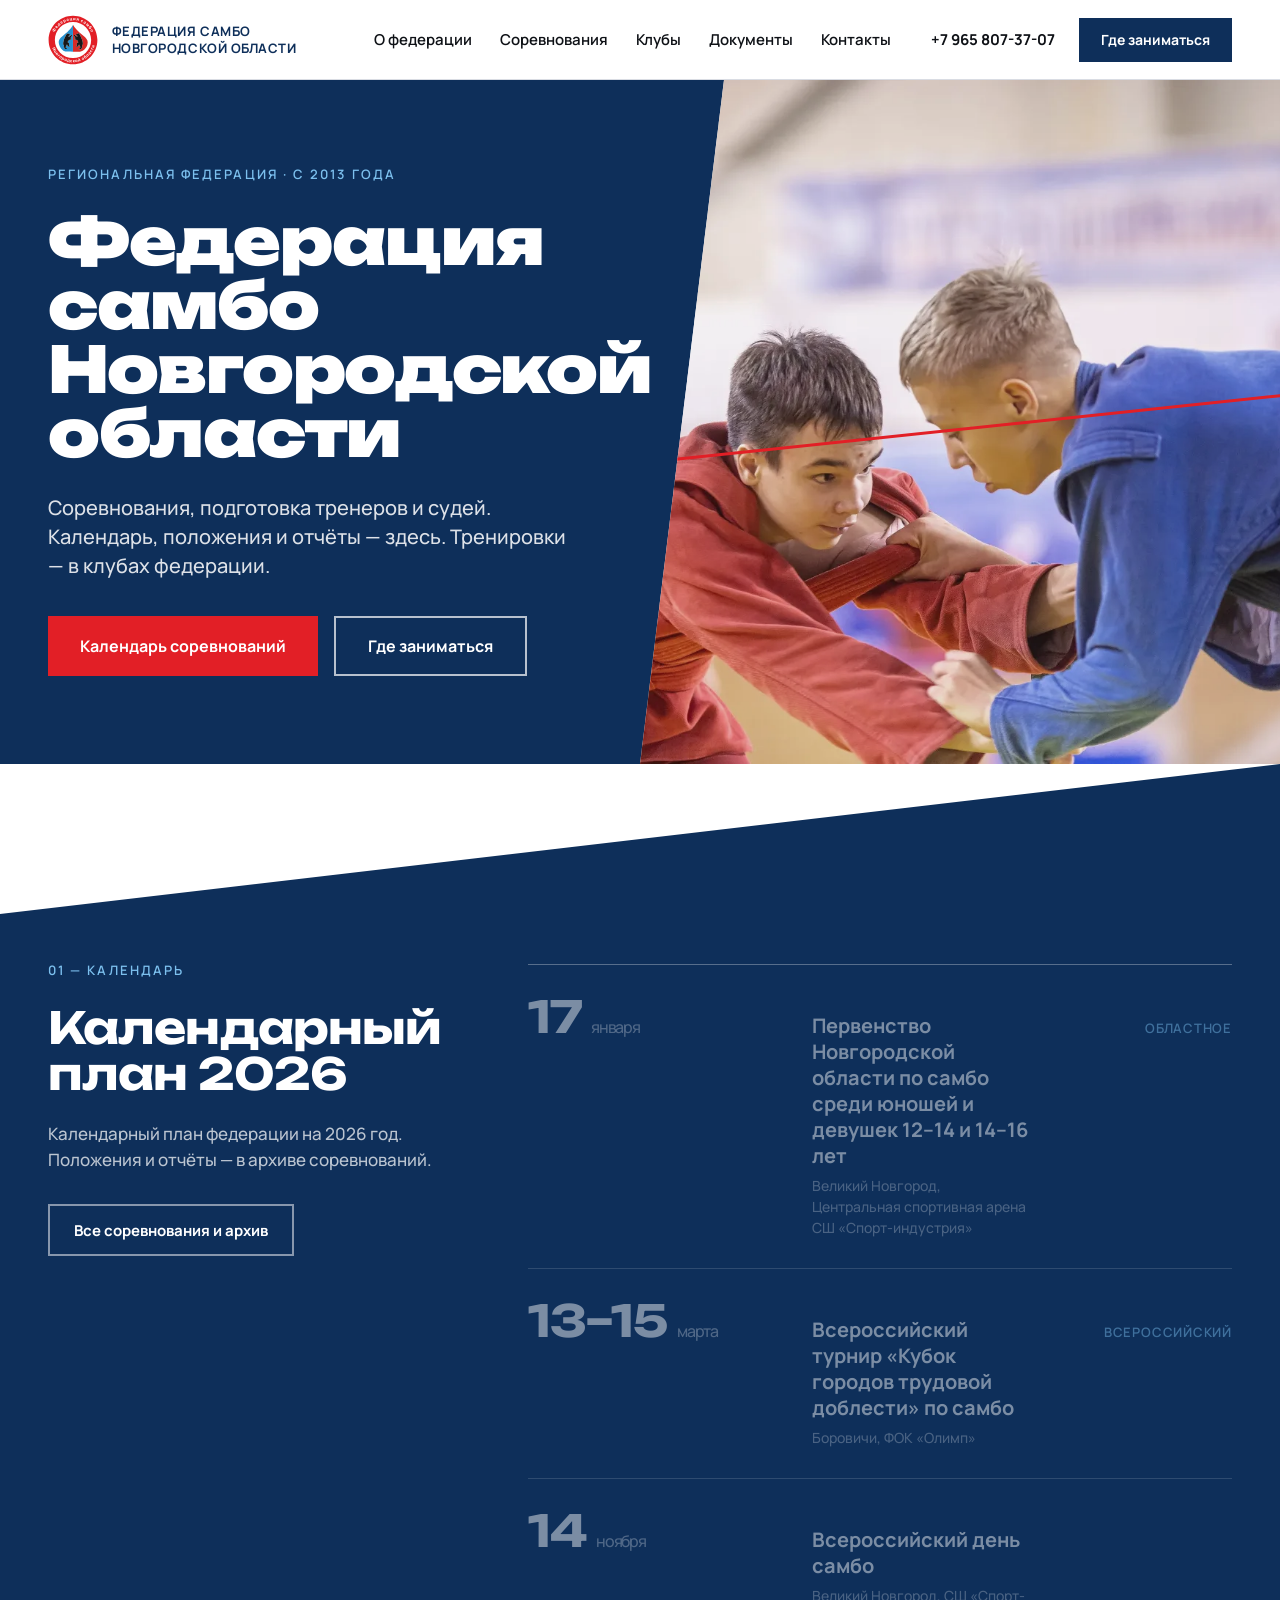
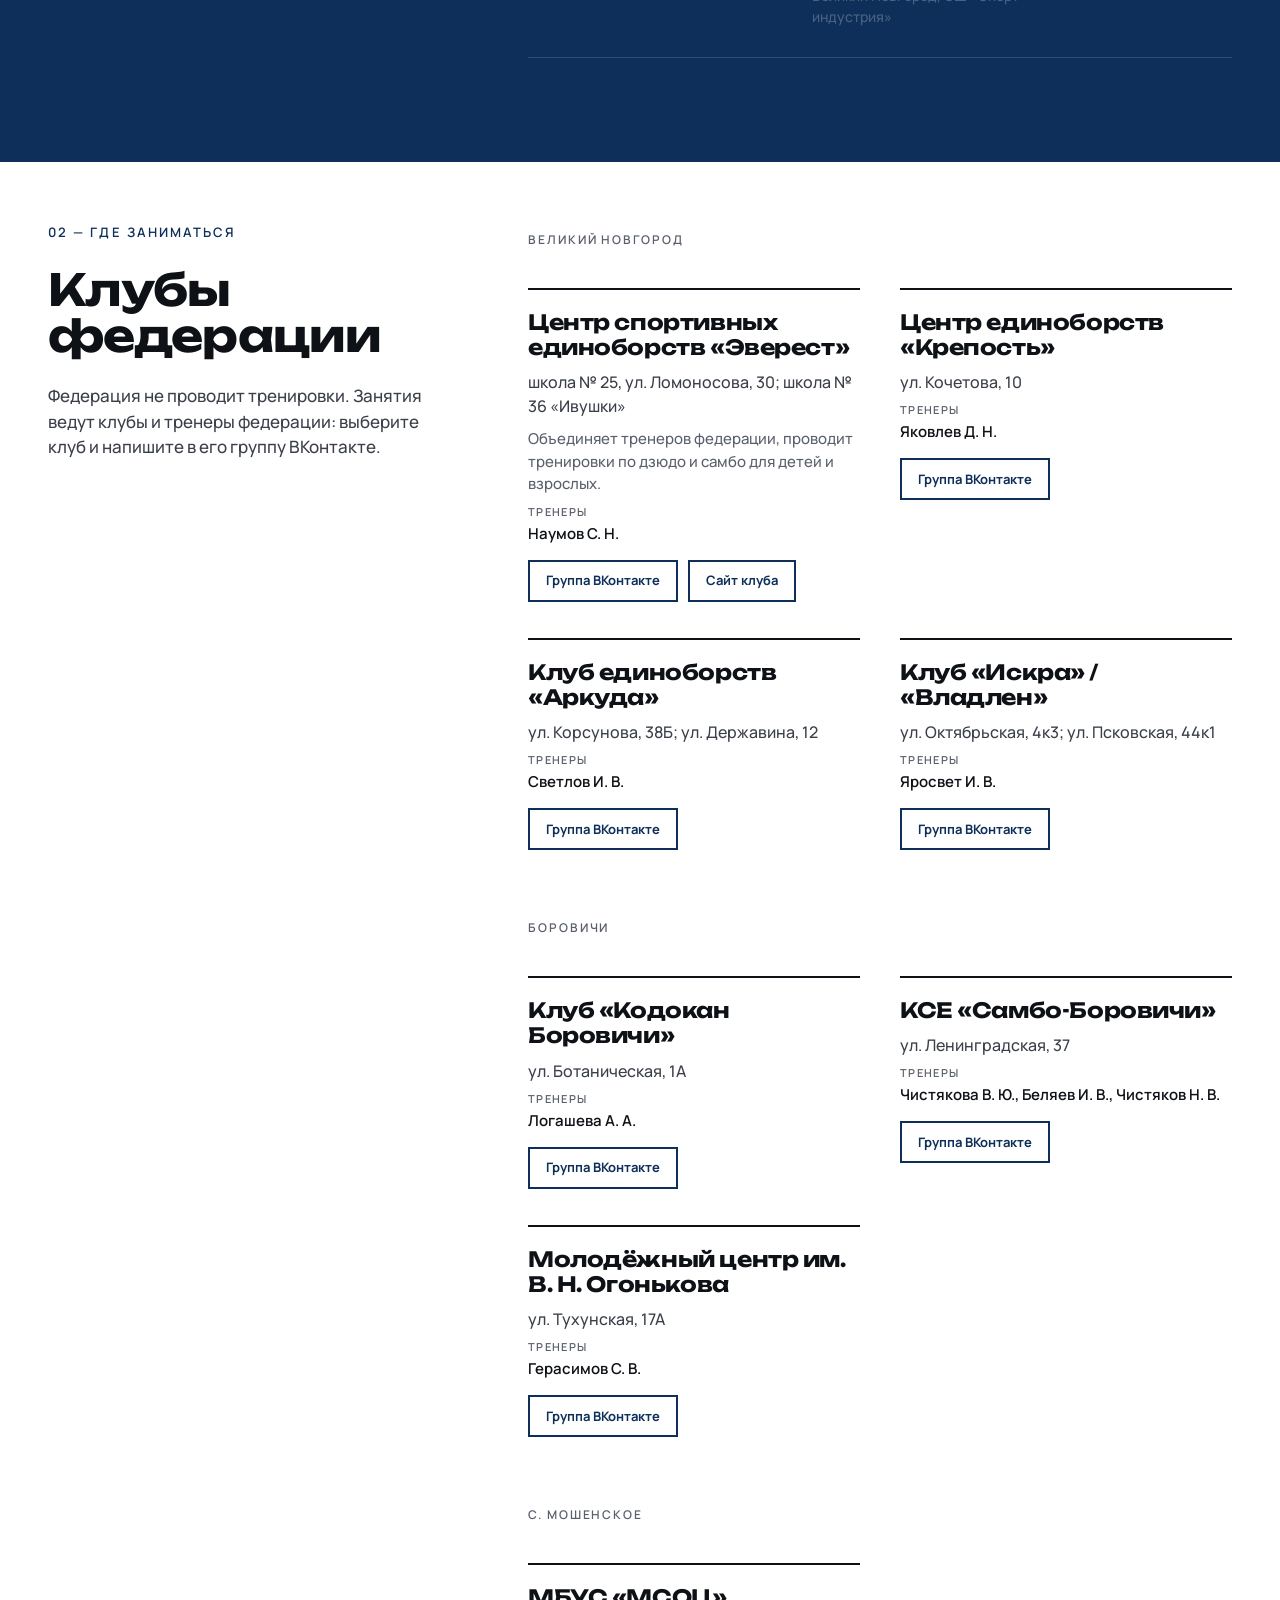
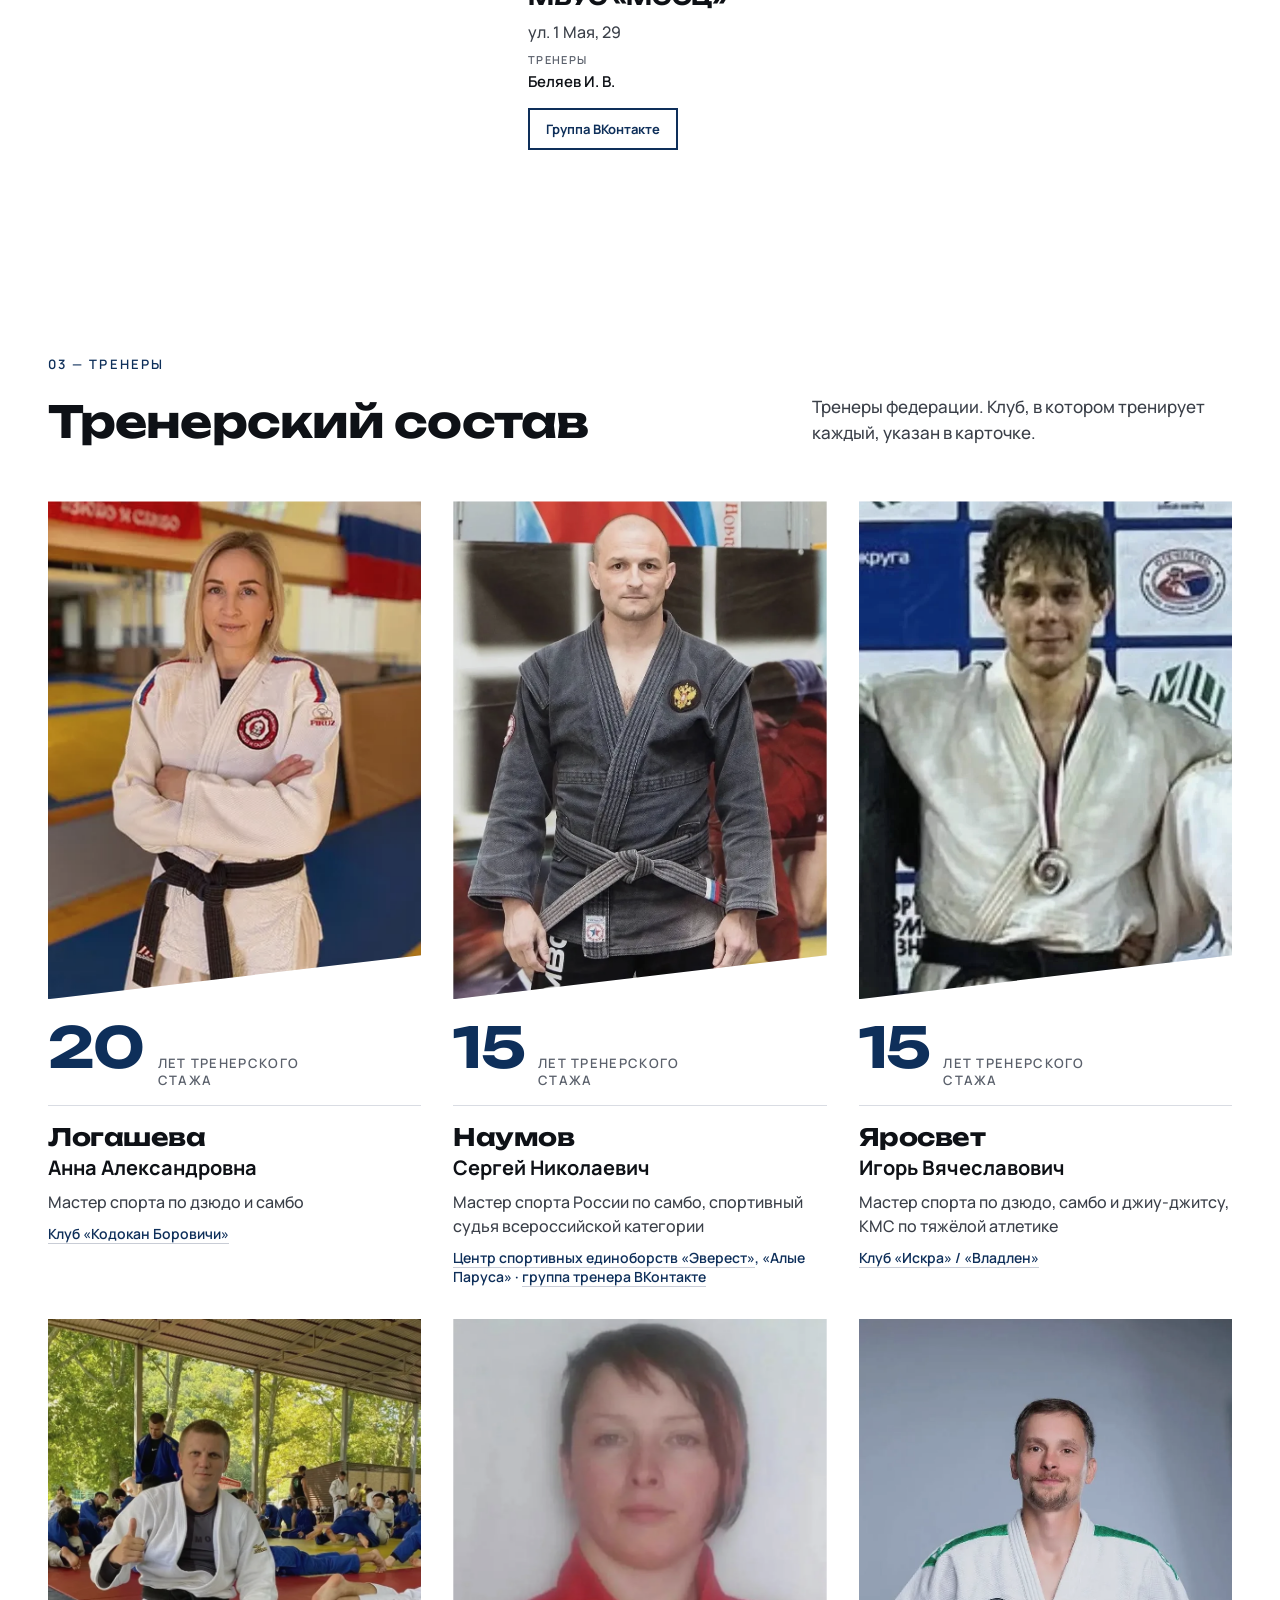
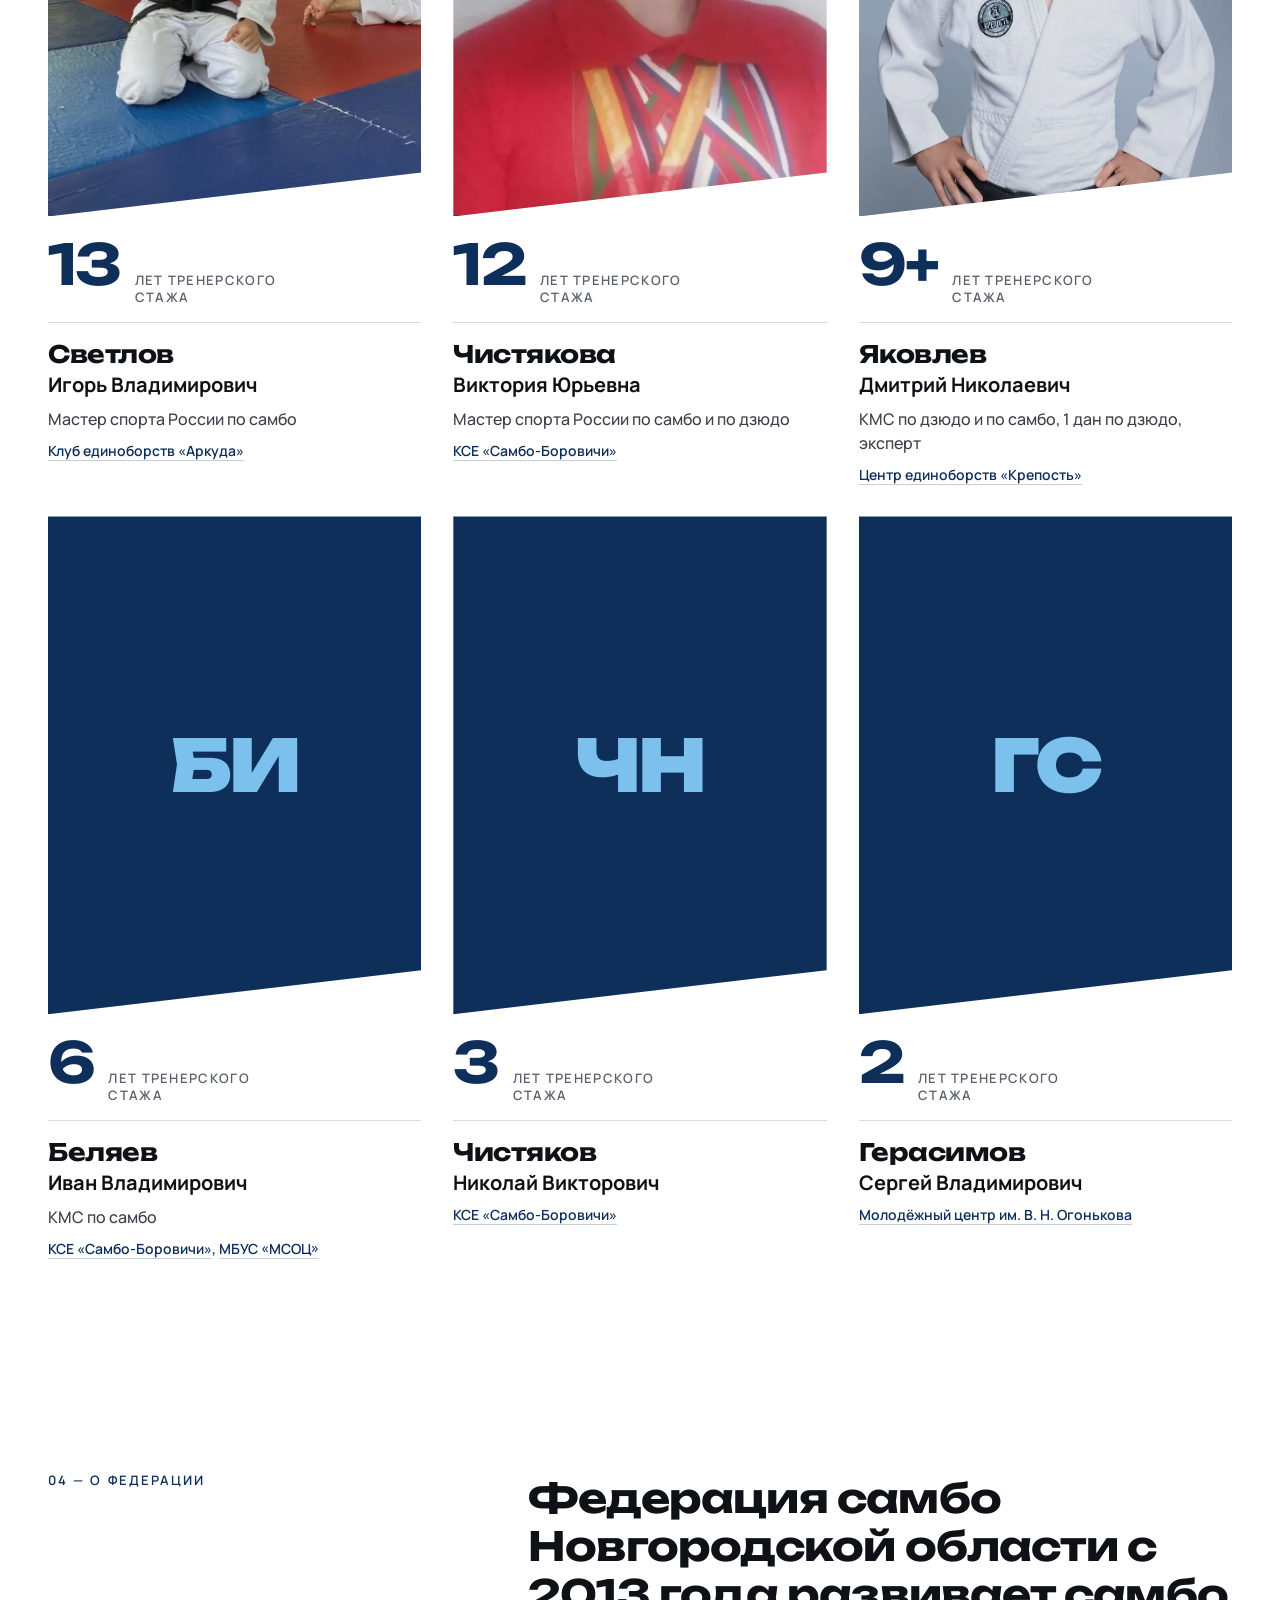
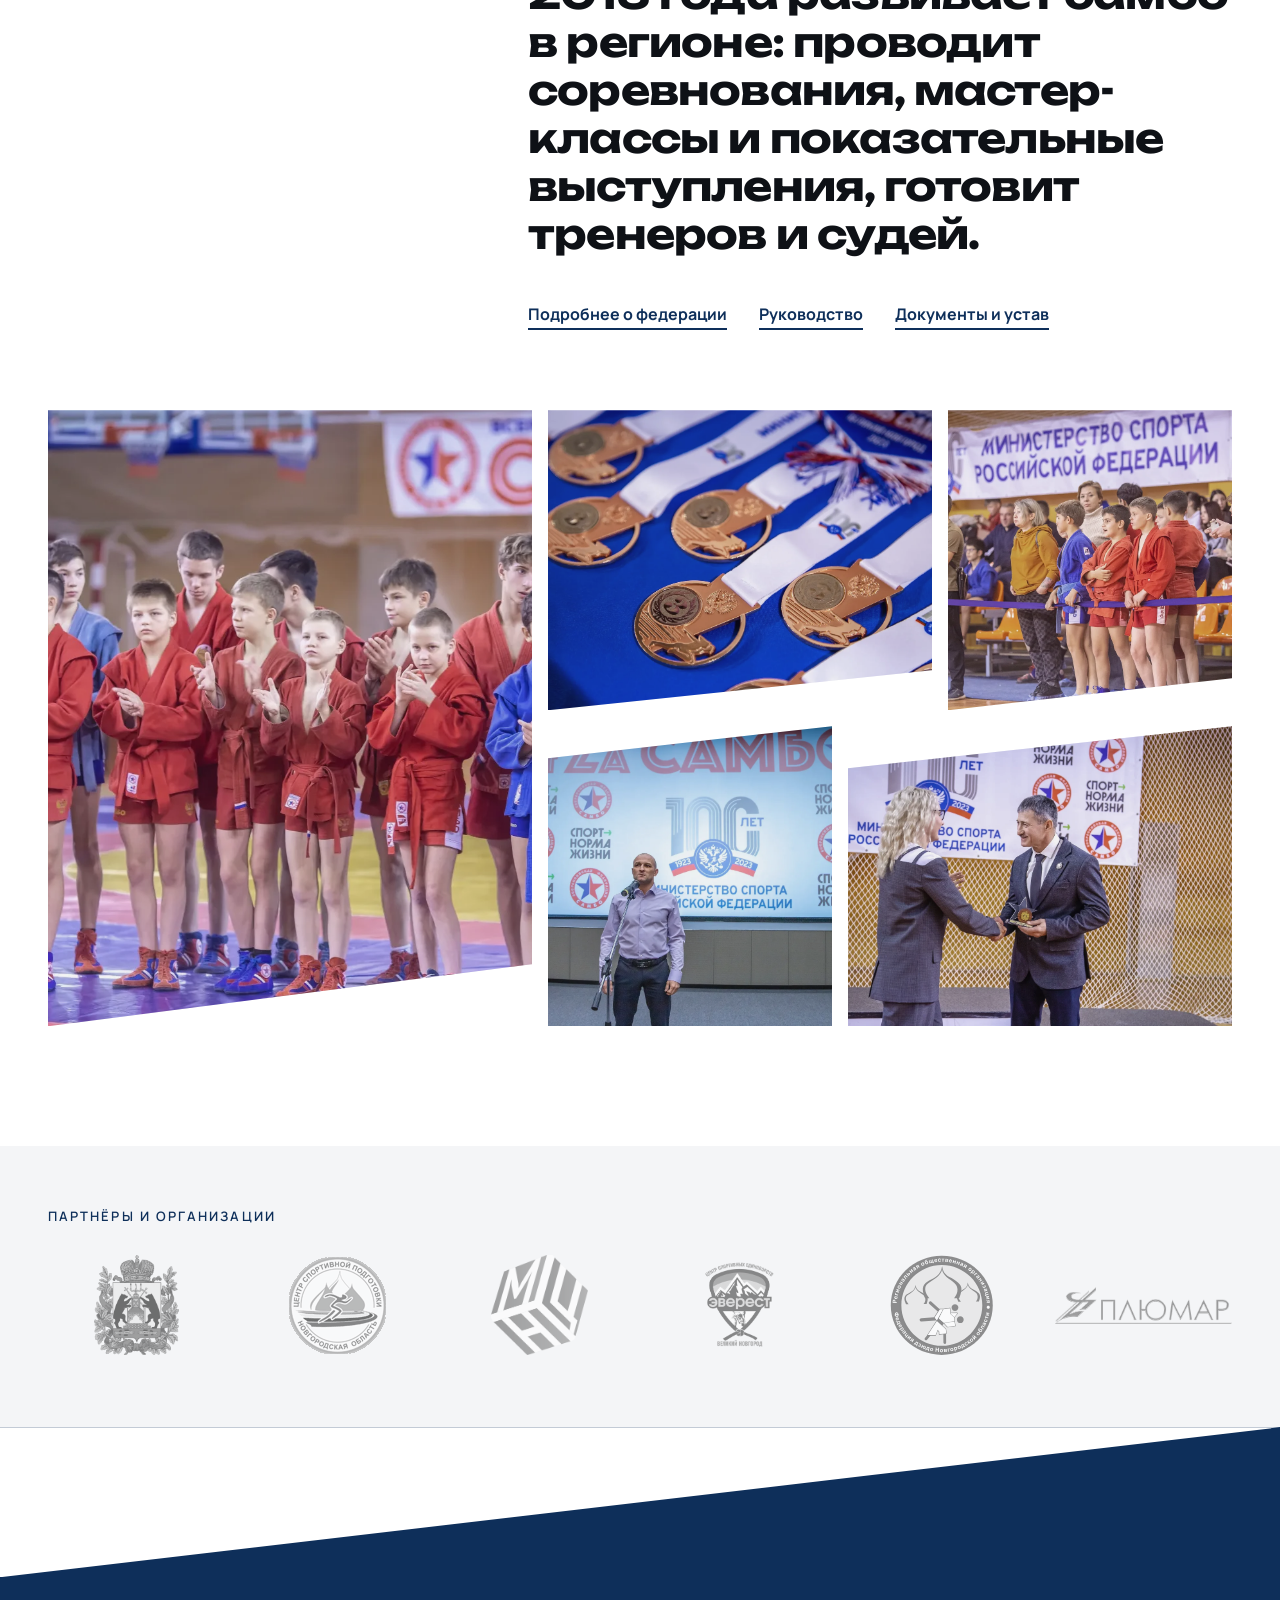
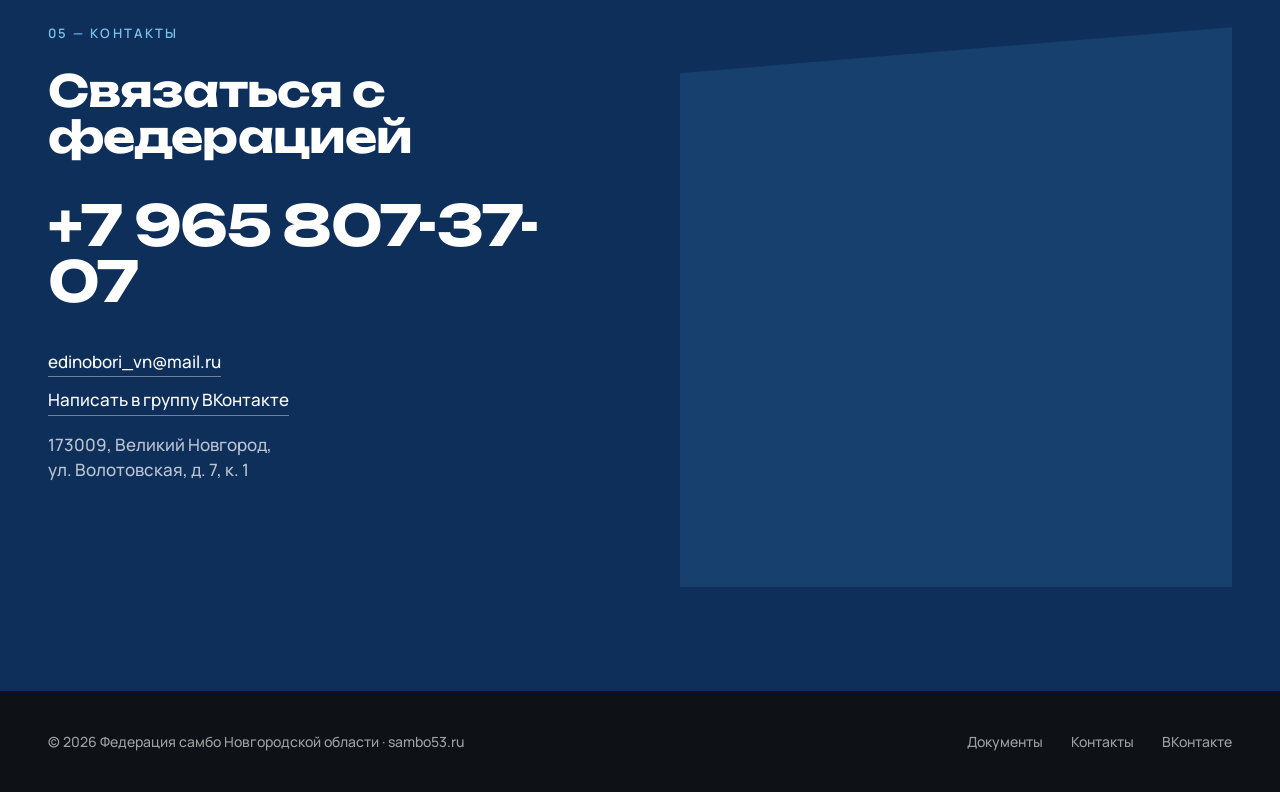
<file: index.html>
<!doctype html>
<html lang="ru">
<head>
<meta charset="utf-8">
<meta name="viewport" content="width=device-width, initial-scale=1">
<title>Федерация самбо Новгородской области — официальный сайт</title>
<meta name="description" content="Федерация самбо Новгородской области: календарь соревнований, положения и отчёты, документы, тренеры и клубы.">
<link rel="preconnect" href="https://fonts.googleapis.com">
<link rel="preconnect" href="https://fonts.gstatic.com" crossorigin>
<link href="https://fonts.googleapis.com/css2?family=Unbounded:wght@500;700;900&family=Manrope:wght@400;500;600;700&display=swap" rel="stylesheet">
<link rel="stylesheet" href="assets/site.css">
</head>
<body>
<header class="top wrap">
  <a class="brand" href="index.html">
    <img src="images/logo.svg" alt="Логотип федерации самбо Новгородской области">
    <span>Федерация самбо<br>Новгородской области</span>
  </a>
  <nav class="nav"><a href="about.html">О федерации</a><a href="events.html">Соревнования</a><a href="index.html#clubs">Клубы</a><a href="documents.html">Документы</a><a href="contacts.html">Контакты</a></nav>
  <div class="top-right">
    <a class="tel" href="tel:+79658073707">+7 965 807-37-07</a>
    <a class="btn btn-blue" href="index.html#clubs">Где заниматься</a>
    <a class="tel-sm" href="tel:+79658073707" aria-label="Позвонить">Тел</a>
    <button class="burger" aria-label="Меню" onclick="document.getElementById('mnav').classList.toggle('open')"><span></span><span></span><span></span></button>
  </div>
</header>
<nav class="mnav" id="mnav" onclick="this.classList.remove('open')"><a href="about.html">О федерации</a><a href="events.html">Соревнования</a><a href="index.html#clubs">Клубы</a><a href="documents.html">Документы</a><a href="contacts.html">Контакты</a></nav>
<section class="hero wrap">
  <div class="photo">
    <img src="images/sambo-velikiy-novgorod-3.webp" alt="Схватка на ковре">
    <div class="line"></div>
  </div>
  <div class="hero-text">
    <div class="eyebrow light">Региональная федерация · с 2013 года</div>
    <h1>Федерация самбо Новгородской области</h1>
    <p>Соревнования, подготовка тренеров и судей. Календарь, положения и отчёты — здесь. Тренировки — в клубах федерации.</p>
    <div class="hero-btns">
      <a class="btn btn-gold" href="#calendar">Календарь соревнований</a>
      <a class="btn btn-line" href="#clubs">Где заниматься</a>
    </div>
  </div>
</section>

<section id="calendar" class="dark">
  <div class="inner two">
    <div>
      <div class="eyebrow light">01 — Календарь</div>
      <h2>Календарный план 2026</h2>
      <p class="lead">Календарный план федерации на 2026 год. Положения и отчёты — в архиве соревнований.</p>
      <a class="btn btn-line-sm" href="events.html" style="margin-top:32px">Все соревнования и архив</a>
    </div>
    <div class="cal"><div class="crow" data-until="2026-01-17"><div class="d">17<small>января</small></div><div><div class="t">Первенство Новгородской области по самбо среди юношей и девушек 12–14 и 14–16 лет</div><div class="place">Великий Новгород, Центральная спортивная арена СШ «Спорт-индустрия»</div></div><div class="lvl">областное</div></div><div class="crow" data-until="2026-03-15"><div class="d">13–15<small>марта</small></div><div><div class="t">Всероссийский турнир «Кубок городов трудовой доблести» по самбо</div><div class="place">Боровичи, ФОК «Олимп»</div></div><div class="lvl">всероссийский</div></div><div class="crow" data-until="2026-11-14"><div class="d">14<small>ноября</small></div><div><div class="t">Всероссийский день самбо</div><div class="place">Великий Новгород, СШ «Спорт-индустрия»</div></div><div class="lvl"></div></div></div>
  </div>
</section>
<script>
(function(){
  var t=new Date();t.setHours(0,0,0,0);
  document.querySelectorAll('[data-until]').forEach(function(r){var d=new Date(r.dataset.until+'T23:59:59');if(d<t)r.classList.add('past');});
  var tabs=document.querySelectorAll('.ytab'),panels=document.querySelectorAll('.ypanel');
  function show(y){tabs.forEach(function(b){b.classList.toggle('on',b.dataset.year===y)});panels.forEach(function(p){p.classList.toggle('on',p.dataset.year===y)});}
  tabs.forEach(function(b){b.addEventListener('click',function(){show(b.dataset.year);history.replaceState(null,'','#'+b.dataset.year)})});
  var h=location.hash.slice(1); if(h&&document.querySelector('.ypanel[data-year="'+h+'"]'))show(h);
})();
</script>
<section id="clubs" class="sec two" style="align-items:start">
  <div>
    <div class="eyebrow">02 — Где заниматься</div>
    <h2>Клубы федерации</h2>
    <p class="lead">Федерация не проводит тренировки. Занятия ведут клубы и тренеры федерации: выберите клуб и напишите в его группу ВКонтакте.</p>
  </div>
  <div class="clubs"><div class="club-city">Великий Новгород</div><div class="clubs-grid"><div class="club" id="club-everest"><h3>Центр спортивных единоборств «Эверест»</h3><div class="addr">школа № 25, ул. Ломоносова, 30; школа № 36 «Ивушки»</div><p>Объединяет тренеров федерации, проводит тренировки по дзюдо и самбо для детей и взрослых.</p><div class="who"><span>Тренеры</span>Наумов С. Н.</div><div class="club-links"><a class="btn-out" href="https://vk.ru/champion_vn" target="_blank" rel="noopener">Группа ВКонтакте</a><a class="btn-out" href="http://everest53.ru" target="_blank" rel="noopener">Сайт клуба</a></div></div><div class="club" id="club-krepost"><h3>Центр единоборств «Крепость»</h3><div class="addr">ул. Кочетова, 10</div><div class="who"><span>Тренеры</span>Яковлев Д. Н.</div><div class="club-links"><a class="btn-out" href="https://vk.ru/krepost53" target="_blank" rel="noopener">Группа ВКонтакте</a></div></div><div class="club" id="club-arkuda"><h3>Клуб единоборств «Аркуда»</h3><div class="addr">ул. Корсунова, 38Б; ул. Державина, 12</div><div class="who"><span>Тренеры</span>Светлов И. В.</div><div class="club-links"><a class="btn-out" href="https://vk.ru/arkuda_fight" target="_blank" rel="noopener">Группа ВКонтакте</a></div></div><div class="club" id="club-iskra"><h3>Клуб «Искра» / «Владлен»</h3><div class="addr">ул. Октябрьская, 4к3; ул. Псковская, 44к1</div><div class="who"><span>Тренеры</span>Яросвет И. В.</div><div class="club-links"><a class="btn-out" href="https://vk.ru/judosambo53" target="_blank" rel="noopener">Группа ВКонтакте</a></div></div></div><div class="club-city">Боровичи</div><div class="clubs-grid"><div class="club" id="club-kodokan"><h3>Клуб «Кодокан Боровичи»</h3><div class="addr">ул. Ботаническая, 1А</div><div class="who"><span>Тренеры</span>Логашева А. А.</div><div class="club-links"><a class="btn-out" href="https://vk.ru/kodokanboro" target="_blank" rel="noopener">Группа ВКонтакте</a></div></div><div class="club" id="club-sambo-borovichi"><h3>КСЕ «Самбо-Боровичи»</h3><div class="addr">ул. Ленинградская, 37</div><div class="who"><span>Тренеры</span>Чистякова В. Ю., Беляев И. В., Чистяков Н. В.</div><div class="club-links"><a class="btn-out" href="https://vk.ru/samboborovichi" target="_blank" rel="noopener">Группа ВКонтакте</a></div></div><div class="club" id="club-mc-ogonkova"><h3>Молодёжный центр им. В. Н. Огонькова</h3><div class="addr">ул. Тухунская, 17А</div><div class="who"><span>Тренеры</span>Герасимов С. В.</div><div class="club-links"><a class="btn-out" href="https://vk.ru/molcentrborovichi" target="_blank" rel="noopener">Группа ВКонтакте</a></div></div></div><div class="club-city">с. Мошенское</div><div class="clubs-grid"><div class="club" id="club-msoc"><h3>МБУС «МСОЦ»</h3><div class="addr">ул. 1 Мая, 29</div><div class="who"><span>Тренеры</span>Беляев И. В.</div><div class="club-links"><a class="btn-out" href="https://vk.ru/club203038374" target="_blank" rel="noopener">Группа ВКонтакте</a></div></div></div></div>
</section>
<section id="coaches">
  <div class="coaches-head">
    <div><div class="eyebrow">03 — Тренеры</div><h2>Тренерский состав</h2></div>
    <p>Тренеры федерации. Клуб, в котором тренирует каждый, указан в карточке.</p>
  </div>
  <div class="coaches"><div class="coach"><div class="photo"><img src="images/trener-logashova-anna-aleksandrovna.webp" alt="Логашева Анна Александровна"></div><div class="exp"><b>20</b><span>лет тренерского<br>стажа</span></div><div><h3>Логашева</h3><div class="fn">Анна Александровна</div><div class="rank">Мастер спорта по дзюдо и самбо</div><div class="cl"><a href="index.html#club-kodokan">Клуб «Кодокан Боровичи»</a></div></div></div><div class="coach"><div class="photo"><img src="images/trener-naumov-sergei-nikolaevich-2026.webp" alt="Наумов Сергей Николаевич"></div><div class="exp"><b>15</b><span>лет тренерского<br>стажа</span></div><div><h3>Наумов</h3><div class="fn">Сергей Николаевич</div><div class="rank">Мастер спорта России по самбо, спортивный судья всероссийской категории</div><div class="cl"><a href="index.html#club-everest">Центр спортивных единоборств «Эверест»</a>, «Алые Паруса» · <a href="https://vk.ru/club160283688" target="_blank" rel="noopener">группа тренера ВКонтакте</a></div></div></div><div class="coach"><div class="photo"><img src="images/trener-yarosvet-igor-vyacheslavovich.webp" alt="Яросвет Игорь Вячеславович"></div><div class="exp"><b>15</b><span>лет тренерского<br>стажа</span></div><div><h3>Яросвет</h3><div class="fn">Игорь Вячеславович</div><div class="rank">Мастер спорта по дзюдо, самбо и джиу-джитсу, КМС по тяжёлой атлетике</div><div class="cl"><a href="index.html#club-iskra">Клуб «Искра» / «Владлен»</a></div></div></div><div class="coach"><div class="photo"><img src="images/trener-svetlov-igor-vladimirovich.webp" alt="Светлов Игорь Владимирович"></div><div class="exp"><b>13</b><span>лет тренерского<br>стажа</span></div><div><h3>Светлов</h3><div class="fn">Игорь Владимирович</div><div class="rank">Мастер спорта России по самбо</div><div class="cl"><a href="index.html#club-arkuda">Клуб единоборств «Аркуда»</a></div></div></div><div class="coach"><div class="photo"><img src="images/trener-chistyakova-viktoriya-yurievna-2026.webp" alt="Чистякова Виктория Юрьевна"></div><div class="exp"><b>12</b><span>лет тренерского<br>стажа</span></div><div><h3>Чистякова</h3><div class="fn">Виктория Юрьевна</div><div class="rank">Мастер спорта России по самбо и по дзюдо</div><div class="cl"><a href="index.html#club-sambo-borovichi">КСЕ «Самбо-Боровичи»</a></div></div></div><div class="coach"><div class="photo"><img src="images/trener-yakovlev-dmitrii-nikolaevich-2026.webp" alt="Яковлев Дмитрий Николаевич"></div><div class="exp"><b>9+</b><span>лет тренерского<br>стажа</span></div><div><h3>Яковлев</h3><div class="fn">Дмитрий Николаевич</div><div class="rank">КМС по дзюдо и по самбо, 1 дан по дзюдо, эксперт</div><div class="cl"><a href="index.html#club-krepost">Центр единоборств «Крепость»</a></div></div></div><div class="coach"><div class="photo ini" aria-hidden="true"><span>БИ</span></div><div class="exp"><b>6</b><span>лет тренерского<br>стажа</span></div><div><h3>Беляев</h3><div class="fn">Иван Владимирович</div><div class="rank">КМС по самбо</div><div class="cl"><a href="index.html#club-sambo-borovichi">КСЕ «Самбо-Боровичи»</a>, <a href="index.html#club-msoc">МБУС «МСОЦ»</a></div></div></div><div class="coach"><div class="photo ini" aria-hidden="true"><span>ЧН</span></div><div class="exp"><b>3</b><span>лет тренерского<br>стажа</span></div><div><h3>Чистяков</h3><div class="fn">Николай Викторович</div><div class="cl"><a href="index.html#club-sambo-borovichi">КСЕ «Самбо-Боровичи»</a></div></div></div><div class="coach"><div class="photo ini" aria-hidden="true"><span>ГС</span></div><div class="exp"><b>2</b><span>лет тренерского<br>стажа</span></div><div><h3>Герасимов</h3><div class="fn">Сергей Владимирович</div><div class="cl"><a href="index.html#club-mc-ogonkova">Молодёжный центр им. В. Н. Огонькова</a></div></div></div></div>
</section>
<section id="about">
  <div class="two">
    <div class="eyebrow">04 — О федерации</div>
    <div>
      <p>Федерация самбо Новгородской области с 2013 года развивает самбо в регионе: проводит соревнования, мастер-классы и показательные выступления, готовит тренеров и судей.</p>
      <div class="links">
        <a class="link" href="about.html">Подробнее о федерации</a>
        <a class="link" href="about.html#leadership">Руководство</a>
        <a class="link" href="documents.html">Документы и устав</a>
      </div>
    </div>
  </div>
  <div class="mosaic"><div class="photo"><img src="images/sambo-velikiy-novgorod-5.webp" alt="Самбо в Великом Новгороде" loading="lazy"></div><div class="photo"><img src="images/sambo-velikiy-novgorod-2.webp" alt="Самбо в Великом Новгороде" loading="lazy"></div><div class="photo"><img src="images/sambo-velikiy-novgorod-4.webp" alt="Самбо в Великом Новгороде" loading="lazy"></div><div class="photo"><img src="images/sambo-velikiy-novgorod-6.webp" alt="Самбо в Великом Новгороде" loading="lazy"></div><div class="photo"><img src="images/sambo-velikiy-novgorod-7.webp" alt="Самбо в Великом Новгороде" loading="lazy"></div></div>
</section>
<section class="partners">
  <div class="eyebrow">Партнёры и организации</div>
  <div class="grid"><div class="p"><img src="images/partners-minsporta.png" alt="Министерство спорта Новгородской области" title="Министерство спорта Новгородской области" loading="lazy"></div><div class="p"><img src="images/partners-csp.png" alt="Центр спортивной подготовки" title="Центр спортивной подготовки" loading="lazy"></div><div class="p"><img src="images/partners-nmc.png" alt="Новгородский молодёжный центр" title="Новгородский молодёжный центр" loading="lazy"></div><div class="p"><img src="images/partners-everest.png" alt="Спортивный клуб «Эверест»" title="Спортивный клуб «Эверест»" loading="lazy"></div><div class="p"><img src="images/partners-judo.svg" alt="Федерация дзюдо Новгородской области" title="Федерация дзюдо Новгородской области" loading="lazy"></div><div class="p"><img src="images/partners-plumar.png" alt="«Плюмар»" title="«Плюмар»" loading="lazy"></div></div>
</section>
<section id="contacts" class="dark">
  <div class="inner two">
    <div>
      <div class="eyebrow light">05 — Контакты</div>
      <h2>Связаться с федерацией</h2>
      <a class="big" href="tel:+79658073707">+7 965 807-37-07</a>
      <div class="clist">
        <a href="mailto:edinobori_vn@mail.ru">edinobori_vn@mail.ru</a>
        <a href="https://vk.me/public176636064" target="_blank" rel="noopener">Написать в группу ВКонтакте</a>
        <div>173009, Великий Новгород,<br>ул. Волотовская, д. 7, к. 1</div>
      </div>
    </div>
    <div class="map">
      <iframe title="Карта: Великий Новгород, ул. Волотовская, 7, к. 1" src="https://yandex.ru/map-widget/v1/?text=Великий%20Новгород%2C%20Волотовская%20улица%2C%207к1&z=16" loading="lazy" allowfullscreen></iframe>
    </div>
  </div>
</section>
<footer>
  <div>© 2026 Федерация самбо Новгородской области · sambo53.ru</div>
  <div class="fl"><a href="documents.html">Документы</a><a href="contacts.html">Контакты</a><a href="https://vk.com/public176636064">ВКонтакте</a></div>
</footer>
</body>
</html>
</file>
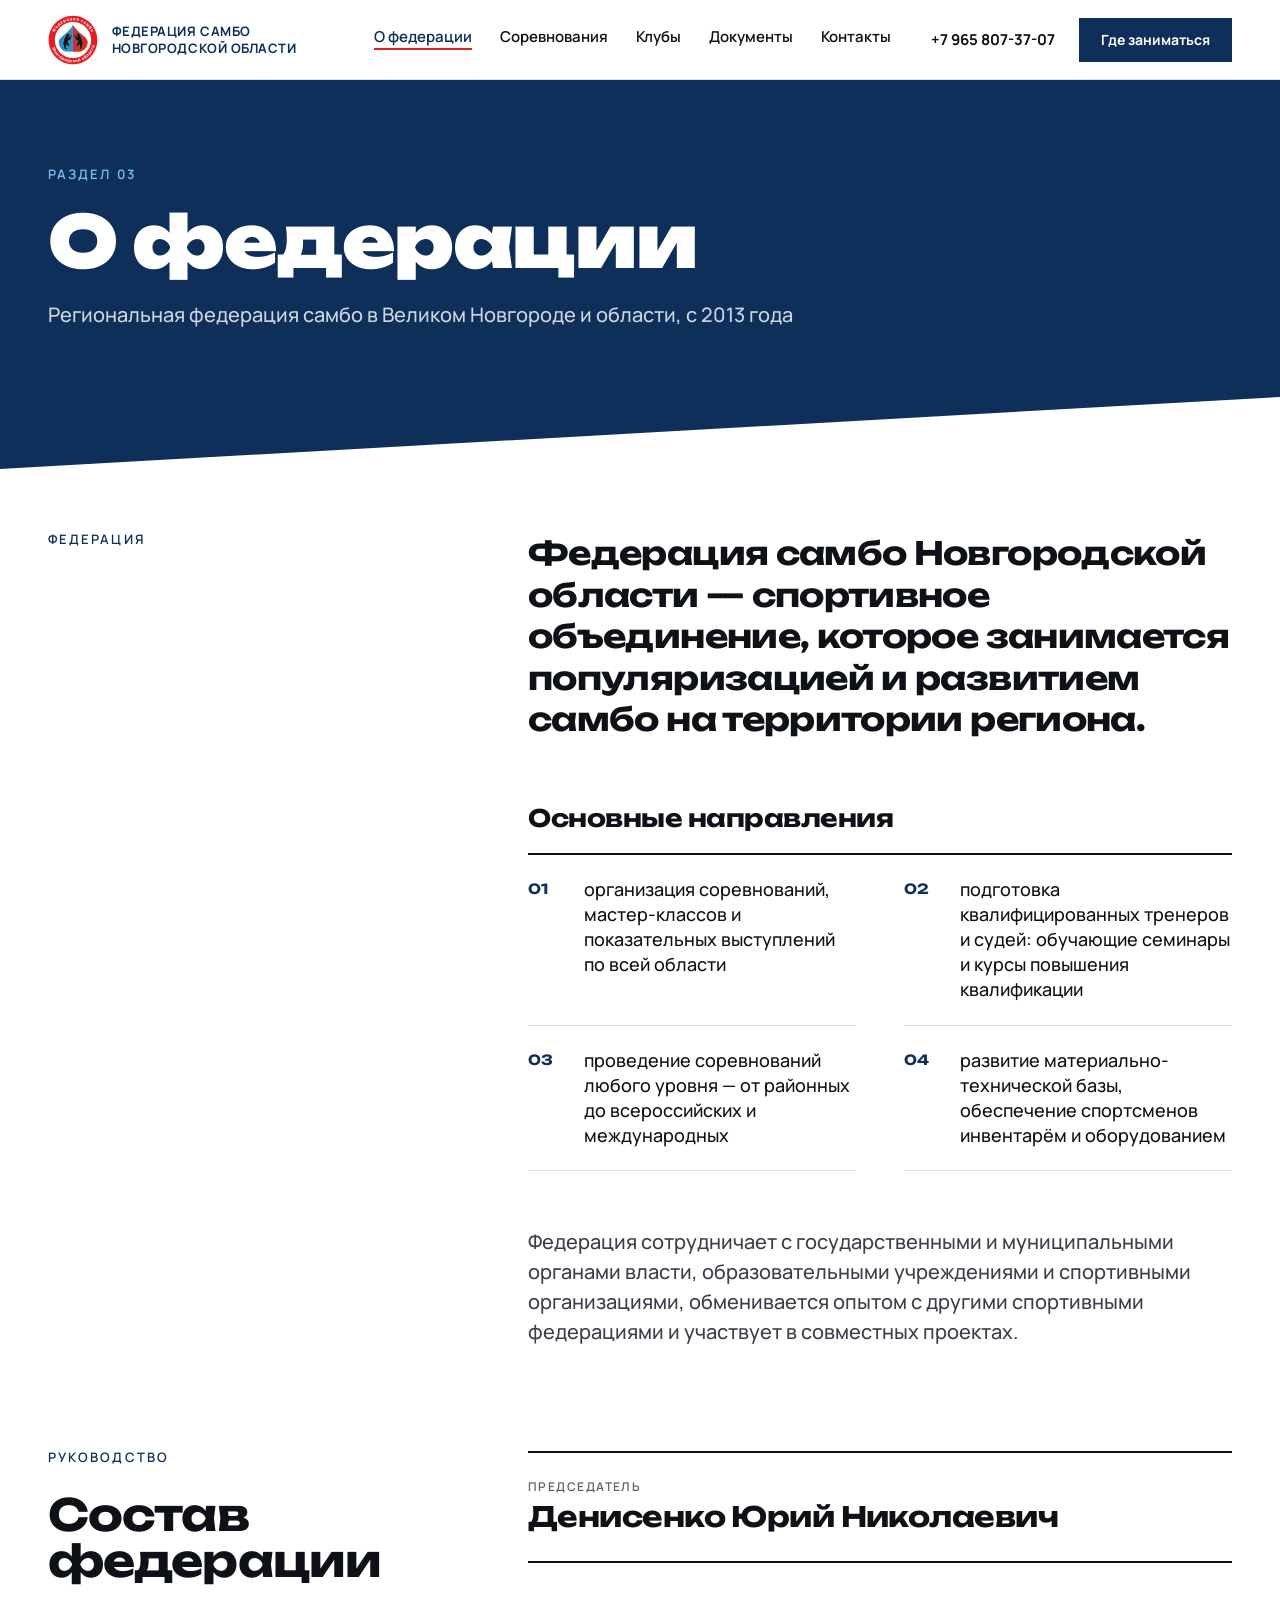
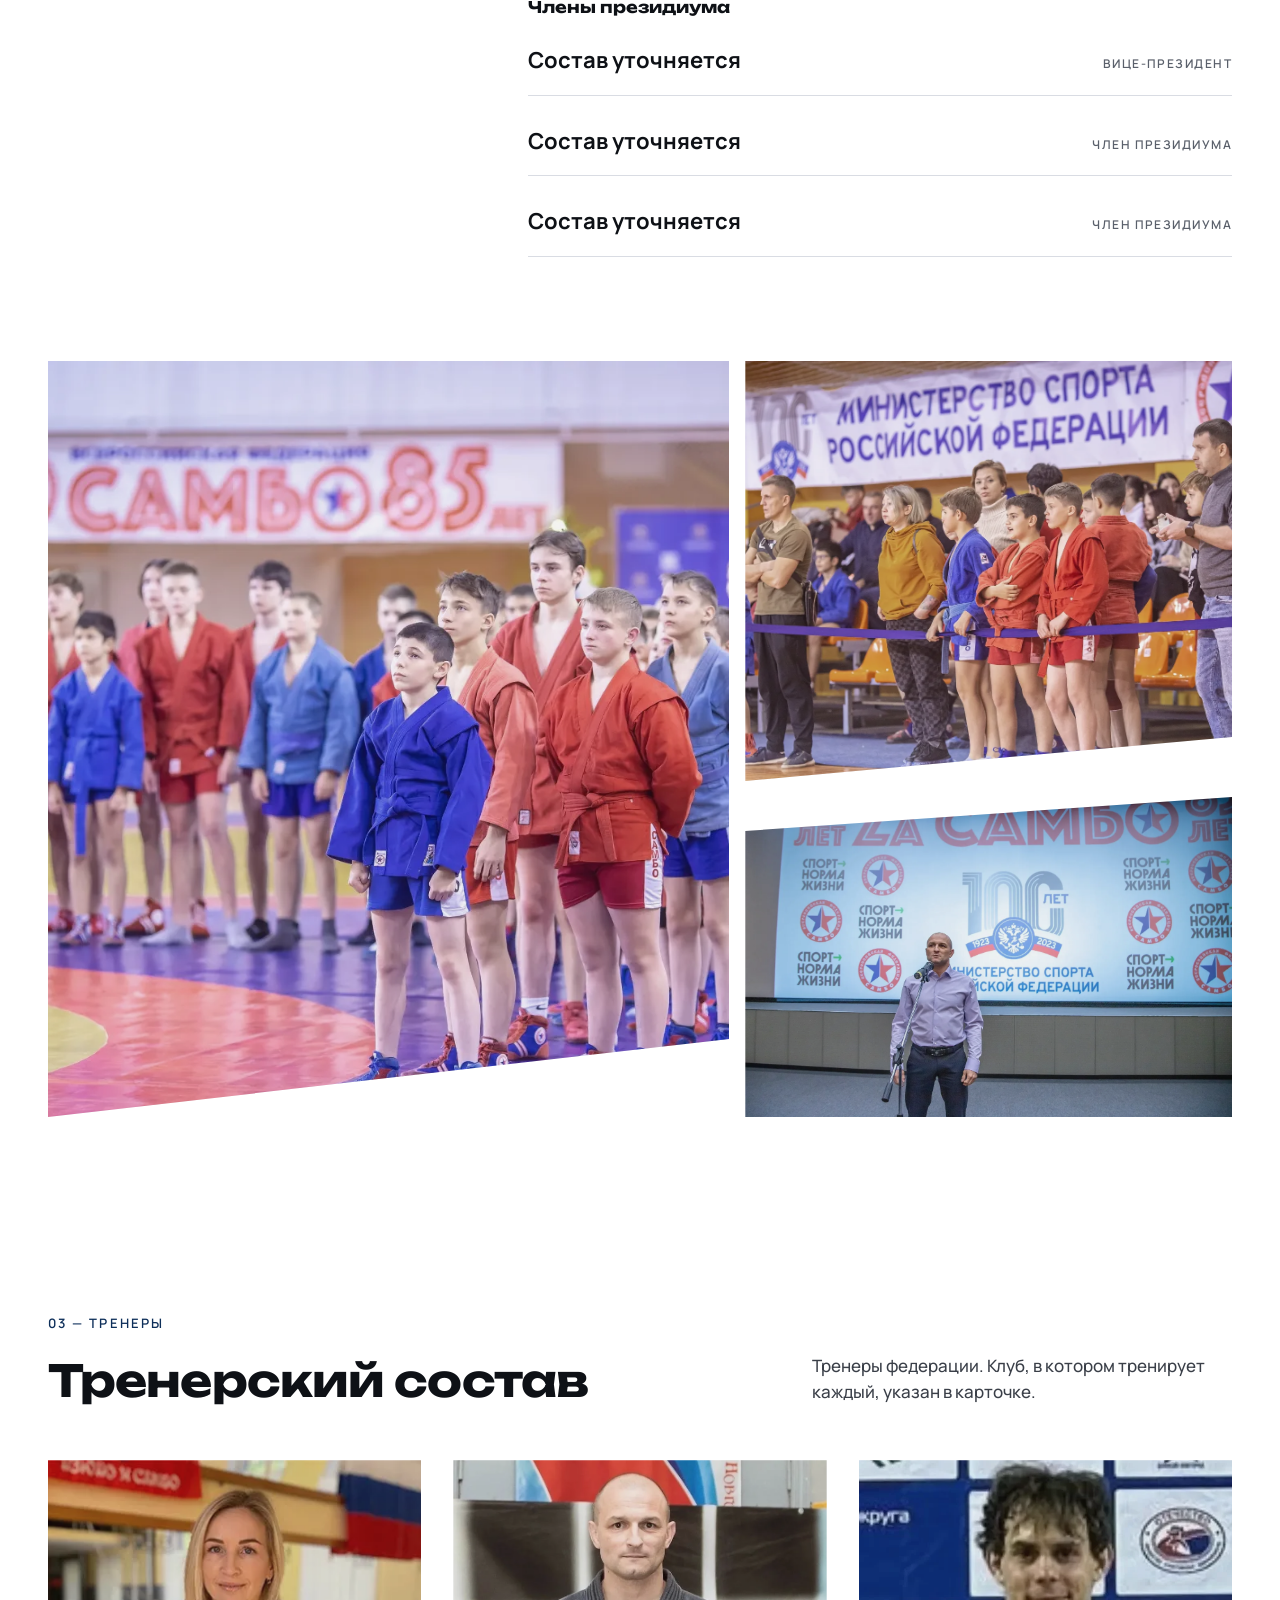
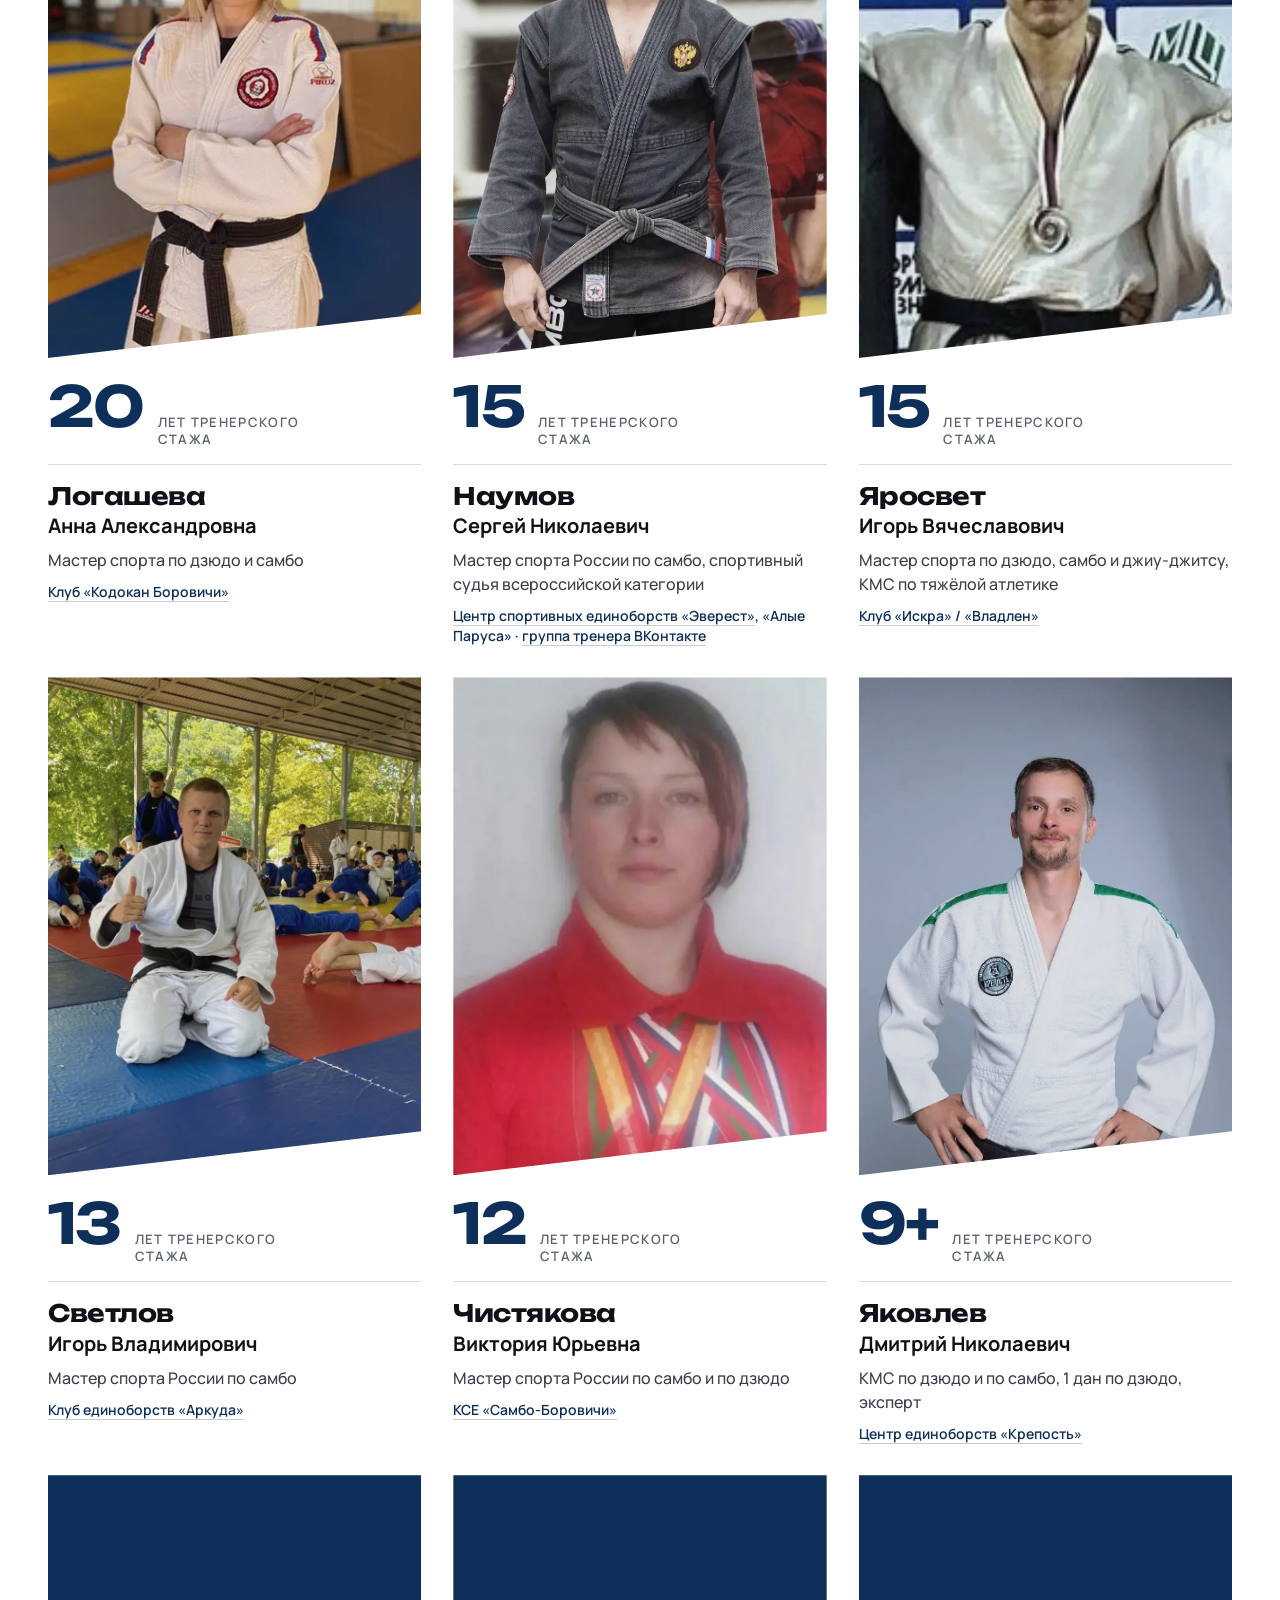
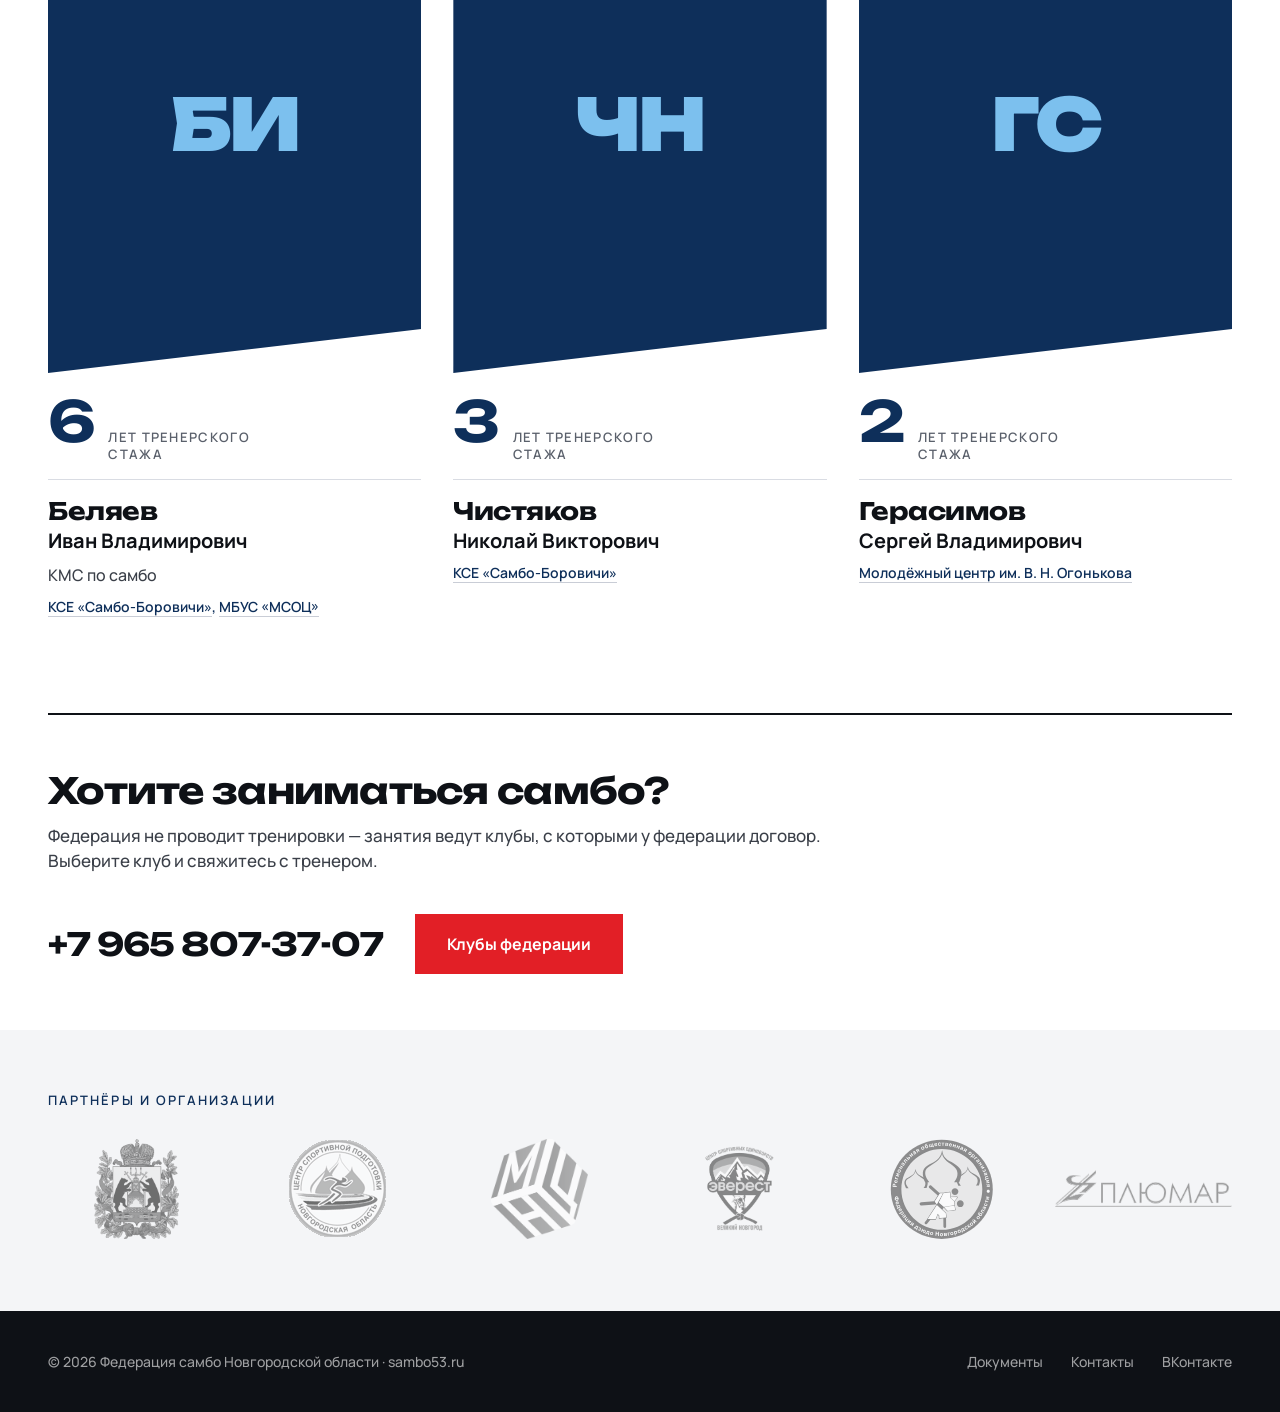
<file: about.html>
<!doctype html>
<html lang="ru">
<head>
<meta charset="utf-8">
<meta name="viewport" content="width=device-width, initial-scale=1">
<title>О федерации — Федерация самбо Новгородской области</title>
<meta name="description" content="Федерация самбо Новгородской области: задачи, руководство, тренерский состав.">
<link rel="preconnect" href="https://fonts.googleapis.com">
<link rel="preconnect" href="https://fonts.gstatic.com" crossorigin>
<link href="https://fonts.googleapis.com/css2?family=Unbounded:wght@500;700;900&family=Manrope:wght@400;500;600;700&display=swap" rel="stylesheet">
<link rel="stylesheet" href="assets/site.css">
</head>
<body>
<header class="top wrap">
  <a class="brand" href="index.html">
    <img src="images/logo.svg" alt="Логотип федерации самбо Новгородской области">
    <span>Федерация самбо<br>Новгородской области</span>
  </a>
  <nav class="nav"><a href="about.html" class="active">О федерации</a><a href="events.html">Соревнования</a><a href="index.html#clubs">Клубы</a><a href="documents.html">Документы</a><a href="contacts.html">Контакты</a></nav>
  <div class="top-right">
    <a class="tel" href="tel:+79658073707">+7 965 807-37-07</a>
    <a class="btn btn-blue" href="index.html#clubs">Где заниматься</a>
    <a class="tel-sm" href="tel:+79658073707" aria-label="Позвонить">Тел</a>
    <button class="burger" aria-label="Меню" onclick="document.getElementById('mnav').classList.toggle('open')"><span></span><span></span><span></span></button>
  </div>
</header>
<nav class="mnav" id="mnav" onclick="this.classList.remove('open')"><a href="about.html" class="active">О федерации</a><a href="events.html">Соревнования</a><a href="index.html#clubs">Клубы</a><a href="documents.html">Документы</a><a href="contacts.html">Контакты</a></nav>
<section class="phero">
  <div class="eyebrow light">Раздел 03</div>
  <h1>О федерации</h1>
  <p>Региональная федерация самбо в Великом Новгороде и области, с 2013 года</p>
</section>
<section class="sec two">
  <div class="eyebrow">Федерация</div>
  <div>
    <p class="about-big">Федерация самбо Новгородской области — спортивное объединение, которое занимается популяризацией и развитием самбо на территории региона.</p>
    <h3 style="margin-top:64px">Основные направления</h3>
    <div class="tasks"><div><span>01</span><span>организация соревнований, мастер-классов и показательных выступлений по всей области</span></div><div><span>02</span><span>подготовка квалифицированных тренеров и судей: обучающие семинары и курсы повышения квалификации</span></div><div><span>03</span><span>проведение соревнований любого уровня — от районных до всероссийских и международных</span></div><div><span>04</span><span>развитие материально-технической базы, обеспечение спортсменов инвентарём и оборудованием</span></div></div>
    <p class="about-p">Федерация сотрудничает с государственными и муниципальными органами власти, образовательными учреждениями и спортивными организациями, обменивается опытом с другими спортивными федерациями и участвует в совместных проектах.</p>
  </div>
</section>
<section id="leadership" class="sec two" style="padding-top:0;align-items:start">
  <div><div class="eyebrow">Руководство</div><h2>Состав федерации</h2></div>
  <div class="lead-list">
    <div class="lead-card head"><div class="role">Председатель</div><div class="name">Денисенко Юрий Николаевич</div></div>
    <div class="lead-h">Члены президиума</div>
    <div class="lead-card"><div class="name">Состав уточняется</div><div class="role">Вице-президент</div></div>
    <div class="lead-card"><div class="name">Состав уточняется</div><div class="role">Член президиума</div></div>
    <div class="lead-card"><div class="name">Состав уточняется</div><div class="role">Член президиума</div></div>
  </div>
</section>
<section class="about-photos"><div class="photo"><img src="images/sambo-velikiy-novgorod-1.webp" alt="Самбо в Великом Новгороде"></div><div class="photo"><img src="images/sambo-velikiy-novgorod-4.webp" alt="Самбо в Великом Новгороде"></div><div class="photo"><img src="images/sambo-velikiy-novgorod-6.webp" alt="Самбо в Великом Новгороде"></div></section>
<section id="coaches">
  <div class="coaches-head">
    <div><div class="eyebrow">03 — Тренеры</div><h2>Тренерский состав</h2></div>
    <p>Тренеры федерации. Клуб, в котором тренирует каждый, указан в карточке.</p>
  </div>
  <div class="coaches"><div class="coach"><div class="photo"><img src="images/trener-logashova-anna-aleksandrovna.webp" alt="Логашева Анна Александровна"></div><div class="exp"><b>20</b><span>лет тренерского<br>стажа</span></div><div><h3>Логашева</h3><div class="fn">Анна Александровна</div><div class="rank">Мастер спорта по дзюдо и самбо</div><div class="cl"><a href="index.html#club-kodokan">Клуб «Кодокан Боровичи»</a></div></div></div><div class="coach"><div class="photo"><img src="images/trener-naumov-sergei-nikolaevich-2026.webp" alt="Наумов Сергей Николаевич"></div><div class="exp"><b>15</b><span>лет тренерского<br>стажа</span></div><div><h3>Наумов</h3><div class="fn">Сергей Николаевич</div><div class="rank">Мастер спорта России по самбо, спортивный судья всероссийской категории</div><div class="cl"><a href="index.html#club-everest">Центр спортивных единоборств «Эверест»</a>, «Алые Паруса» · <a href="https://vk.ru/club160283688" target="_blank" rel="noopener">группа тренера ВКонтакте</a></div></div></div><div class="coach"><div class="photo"><img src="images/trener-yarosvet-igor-vyacheslavovich.webp" alt="Яросвет Игорь Вячеславович"></div><div class="exp"><b>15</b><span>лет тренерского<br>стажа</span></div><div><h3>Яросвет</h3><div class="fn">Игорь Вячеславович</div><div class="rank">Мастер спорта по дзюдо, самбо и джиу-джитсу, КМС по тяжёлой атлетике</div><div class="cl"><a href="index.html#club-iskra">Клуб «Искра» / «Владлен»</a></div></div></div><div class="coach"><div class="photo"><img src="images/trener-svetlov-igor-vladimirovich.webp" alt="Светлов Игорь Владимирович"></div><div class="exp"><b>13</b><span>лет тренерского<br>стажа</span></div><div><h3>Светлов</h3><div class="fn">Игорь Владимирович</div><div class="rank">Мастер спорта России по самбо</div><div class="cl"><a href="index.html#club-arkuda">Клуб единоборств «Аркуда»</a></div></div></div><div class="coach"><div class="photo"><img src="images/trener-chistyakova-viktoriya-yurievna-2026.webp" alt="Чистякова Виктория Юрьевна"></div><div class="exp"><b>12</b><span>лет тренерского<br>стажа</span></div><div><h3>Чистякова</h3><div class="fn">Виктория Юрьевна</div><div class="rank">Мастер спорта России по самбо и по дзюдо</div><div class="cl"><a href="index.html#club-sambo-borovichi">КСЕ «Самбо-Боровичи»</a></div></div></div><div class="coach"><div class="photo"><img src="images/trener-yakovlev-dmitrii-nikolaevich-2026.webp" alt="Яковлев Дмитрий Николаевич"></div><div class="exp"><b>9+</b><span>лет тренерского<br>стажа</span></div><div><h3>Яковлев</h3><div class="fn">Дмитрий Николаевич</div><div class="rank">КМС по дзюдо и по самбо, 1 дан по дзюдо, эксперт</div><div class="cl"><a href="index.html#club-krepost">Центр единоборств «Крепость»</a></div></div></div><div class="coach"><div class="photo ini" aria-hidden="true"><span>БИ</span></div><div class="exp"><b>6</b><span>лет тренерского<br>стажа</span></div><div><h3>Беляев</h3><div class="fn">Иван Владимирович</div><div class="rank">КМС по самбо</div><div class="cl"><a href="index.html#club-sambo-borovichi">КСЕ «Самбо-Боровичи»</a>, <a href="index.html#club-msoc">МБУС «МСОЦ»</a></div></div></div><div class="coach"><div class="photo ini" aria-hidden="true"><span>ЧН</span></div><div class="exp"><b>3</b><span>лет тренерского<br>стажа</span></div><div><h3>Чистяков</h3><div class="fn">Николай Викторович</div><div class="cl"><a href="index.html#club-sambo-borovichi">КСЕ «Самбо-Боровичи»</a></div></div></div><div class="coach"><div class="photo ini" aria-hidden="true"><span>ГС</span></div><div class="exp"><b>2</b><span>лет тренерского<br>стажа</span></div><div><h3>Герасимов</h3><div class="fn">Сергей Владимирович</div><div class="cl"><a href="index.html#club-mc-ogonkova">Молодёжный центр им. В. Н. Огонькова</a></div></div></div></div>
</section>
<section class="cta-strip">
  <div><h2>Хотите заниматься самбо?</h2><div class="sub">Федерация не проводит тренировки — занятия ведут клубы, с которыми у федерации договор.<br>Выберите клуб и свяжитесь с тренером.</div></div>
  <div class="right"><a class="tel" href="tel:+79658073707">+7 965 807-37-07</a><a class="btn btn-gold" href="index.html#clubs">Клубы федерации</a></div>
</section>
<section class="partners">
  <div class="eyebrow">Партнёры и организации</div>
  <div class="grid"><div class="p"><img src="images/partners-minsporta.png" alt="Министерство спорта Новгородской области" title="Министерство спорта Новгородской области" loading="lazy"></div><div class="p"><img src="images/partners-csp.png" alt="Центр спортивной подготовки" title="Центр спортивной подготовки" loading="lazy"></div><div class="p"><img src="images/partners-nmc.png" alt="Новгородский молодёжный центр" title="Новгородский молодёжный центр" loading="lazy"></div><div class="p"><img src="images/partners-everest.png" alt="Спортивный клуб «Эверест»" title="Спортивный клуб «Эверест»" loading="lazy"></div><div class="p"><img src="images/partners-judo.svg" alt="Федерация дзюдо Новгородской области" title="Федерация дзюдо Новгородской области" loading="lazy"></div><div class="p"><img src="images/partners-plumar.png" alt="«Плюмар»" title="«Плюмар»" loading="lazy"></div></div>
</section>
<footer>
  <div>© 2026 Федерация самбо Новгородской области · sambo53.ru</div>
  <div class="fl"><a href="documents.html">Документы</a><a href="contacts.html">Контакты</a><a href="https://vk.com/public176636064">ВКонтакте</a></div>
</footer>
</body>
</html>
</file>
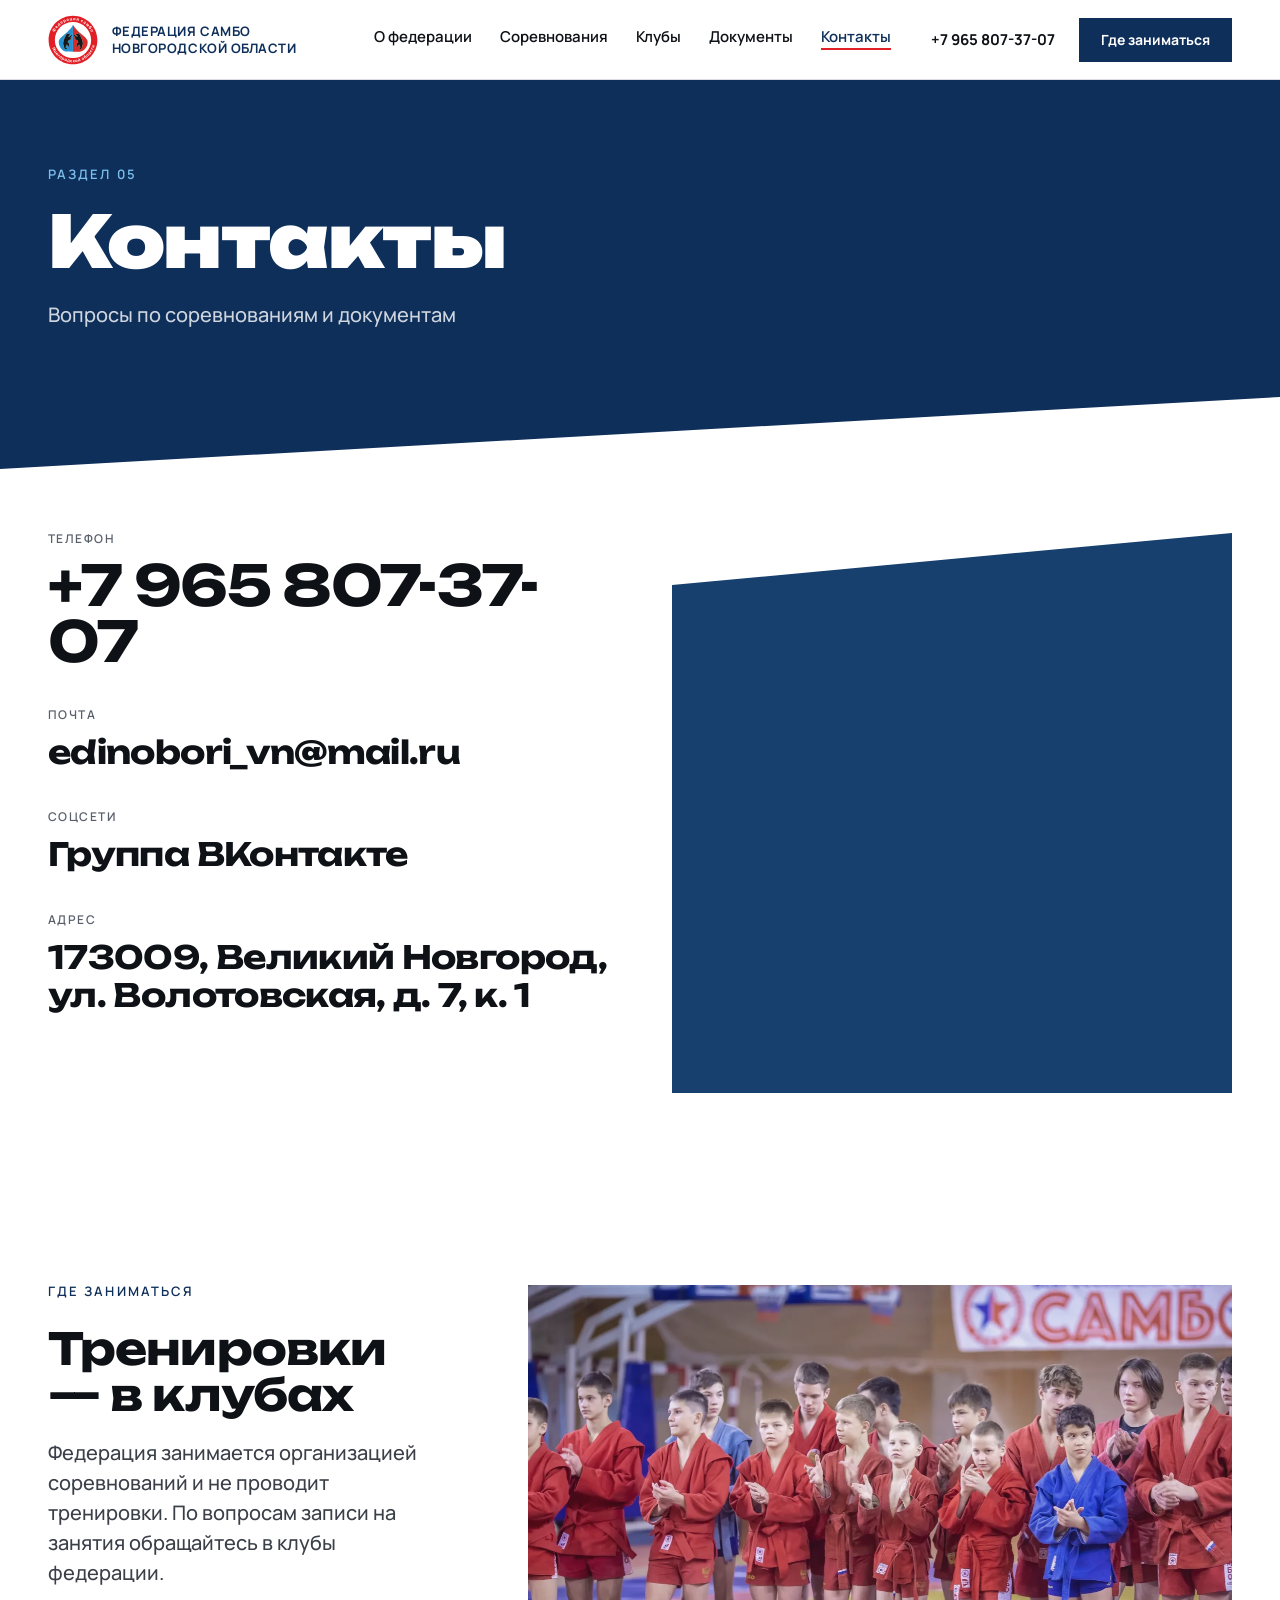
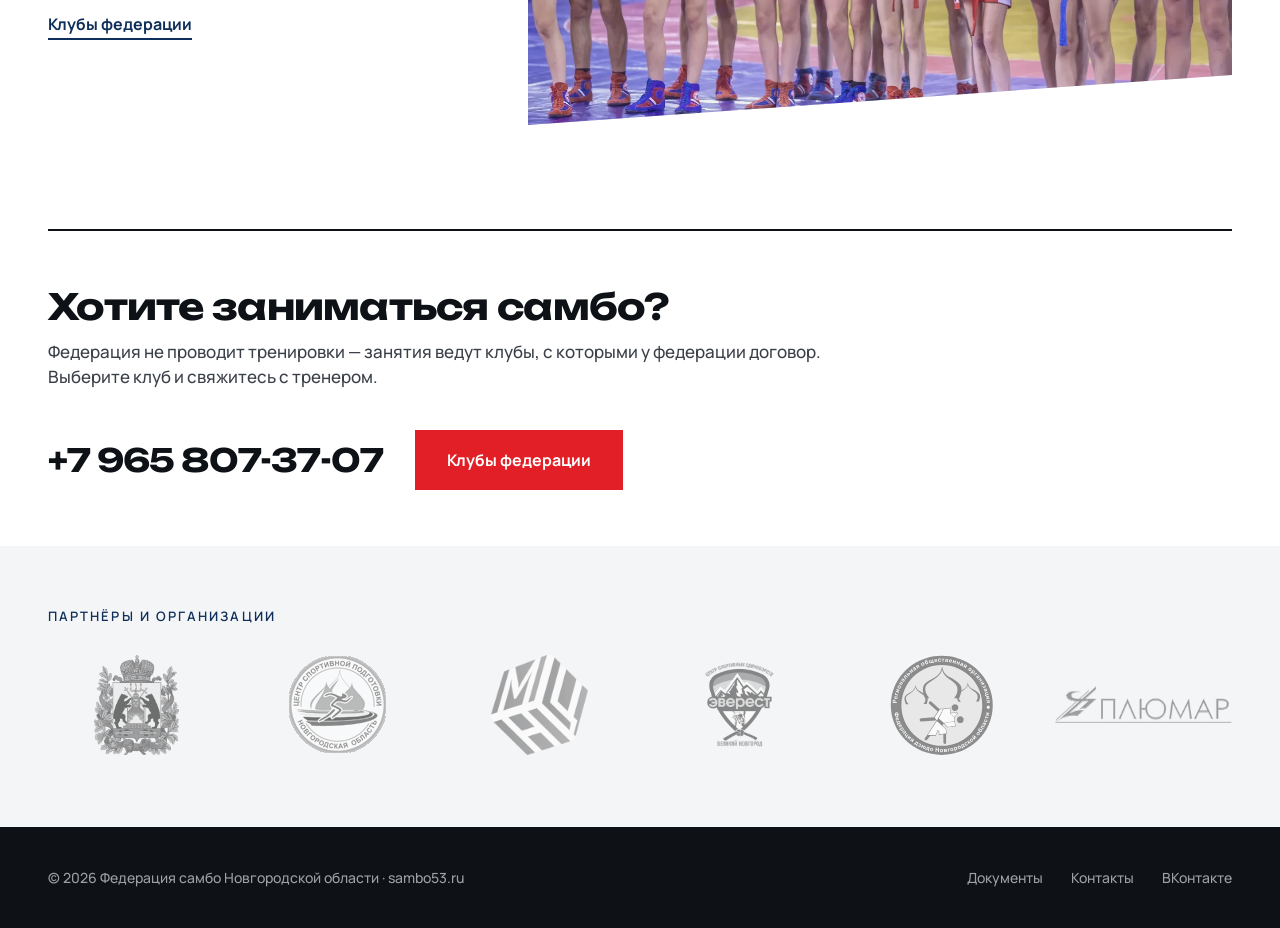
<file: contacts.html>
<!doctype html>
<html lang="ru">
<head>
<meta charset="utf-8">
<meta name="viewport" content="width=device-width, initial-scale=1">
<title>Контакты — Федерация самбо Новгородской области</title>
<meta name="description" content="Контакты федерации самбо Новгородской области: телефон, почта, группа ВКонтакте, адрес в Великом Новгороде.">
<link rel="preconnect" href="https://fonts.googleapis.com">
<link rel="preconnect" href="https://fonts.gstatic.com" crossorigin>
<link href="https://fonts.googleapis.com/css2?family=Unbounded:wght@500;700;900&family=Manrope:wght@400;500;600;700&display=swap" rel="stylesheet">
<link rel="stylesheet" href="assets/site.css">
</head>
<body>
<header class="top wrap">
  <a class="brand" href="index.html">
    <img src="images/logo.svg" alt="Логотип федерации самбо Новгородской области">
    <span>Федерация самбо<br>Новгородской области</span>
  </a>
  <nav class="nav"><a href="about.html">О федерации</a><a href="events.html">Соревнования</a><a href="index.html#clubs">Клубы</a><a href="documents.html">Документы</a><a href="contacts.html" class="active">Контакты</a></nav>
  <div class="top-right">
    <a class="tel" href="tel:+79658073707">+7 965 807-37-07</a>
    <a class="btn btn-blue" href="index.html#clubs">Где заниматься</a>
    <a class="tel-sm" href="tel:+79658073707" aria-label="Позвонить">Тел</a>
    <button class="burger" aria-label="Меню" onclick="document.getElementById('mnav').classList.toggle('open')"><span></span><span></span><span></span></button>
  </div>
</header>
<nav class="mnav" id="mnav" onclick="this.classList.remove('open')"><a href="about.html">О федерации</a><a href="events.html">Соревнования</a><a href="index.html#clubs">Клубы</a><a href="documents.html">Документы</a><a href="contacts.html" class="active">Контакты</a></nav>
<section class="phero">
  <div class="eyebrow light">Раздел 05</div>
  <h1>Контакты</h1>
  <p>Вопросы по соревнованиям и документам</p>
</section>
<section class="c-grid">
  <div class="c-list">
    <div><div class="l">Телефон</div><a class="v big" href="tel:+79658073707">+7 965 807-37-07</a></div>
    <div><div class="l">Почта</div><a class="v" href="mailto:edinobori_vn@mail.ru">edinobori_vn@mail.ru</a></div>
    <div><div class="l">Соцсети</div><a class="v" href="https://vk.com/public176636064">Группа ВКонтакте</a></div>
    <div><div class="l">Адрес</div><div class="v">173009, Великий Новгород,<br>ул. Волотовская, д. 7, к. 1</div></div>
  </div>
  <div class="map"><iframe title="Карта: Великий Новгород, ул. Волотовская, 7, к. 1" src="https://yandex.ru/map-widget/v1/?text=Великий%20Новгород%2C%20Волотовская%20улица%2C%207к1&z=16" loading="lazy" allowfullscreen></iframe></div>
</section>
<section class="c-halls">
  <div><div class="eyebrow">Где заниматься</div><h2>Тренировки — в клубах</h2><div class="addr">Федерация занимается организацией соревнований и не проводит тренировки. По вопросам записи на занятия обращайтесь в клубы федерации.</div><a class="link" href="index.html#clubs" style="display:inline-block;margin-top:28px">Клубы федерации</a></div>
  <div class="photo"><img src="images/sambo-velikiy-novgorod-5.webp" alt="Соревнования по самбо"></div>
</section>
<section class="cta-strip">
  <div><h2>Хотите заниматься самбо?</h2><div class="sub">Федерация не проводит тренировки — занятия ведут клубы, с которыми у федерации договор.<br>Выберите клуб и свяжитесь с тренером.</div></div>
  <div class="right"><a class="tel" href="tel:+79658073707">+7 965 807-37-07</a><a class="btn btn-gold" href="index.html#clubs">Клубы федерации</a></div>
</section>
<section class="partners">
  <div class="eyebrow">Партнёры и организации</div>
  <div class="grid"><div class="p"><img src="images/partners-minsporta.png" alt="Министерство спорта Новгородской области" title="Министерство спорта Новгородской области" loading="lazy"></div><div class="p"><img src="images/partners-csp.png" alt="Центр спортивной подготовки" title="Центр спортивной подготовки" loading="lazy"></div><div class="p"><img src="images/partners-nmc.png" alt="Новгородский молодёжный центр" title="Новгородский молодёжный центр" loading="lazy"></div><div class="p"><img src="images/partners-everest.png" alt="Спортивный клуб «Эверест»" title="Спортивный клуб «Эверест»" loading="lazy"></div><div class="p"><img src="images/partners-judo.svg" alt="Федерация дзюдо Новгородской области" title="Федерация дзюдо Новгородской области" loading="lazy"></div><div class="p"><img src="images/partners-plumar.png" alt="«Плюмар»" title="«Плюмар»" loading="lazy"></div></div>
</section>
<footer>
  <div>© 2026 Федерация самбо Новгородской области · sambo53.ru</div>
  <div class="fl"><a href="documents.html">Документы</a><a href="contacts.html">Контакты</a><a href="https://vk.com/public176636064">ВКонтакте</a></div>
</footer>
</body>
</html>
</file>
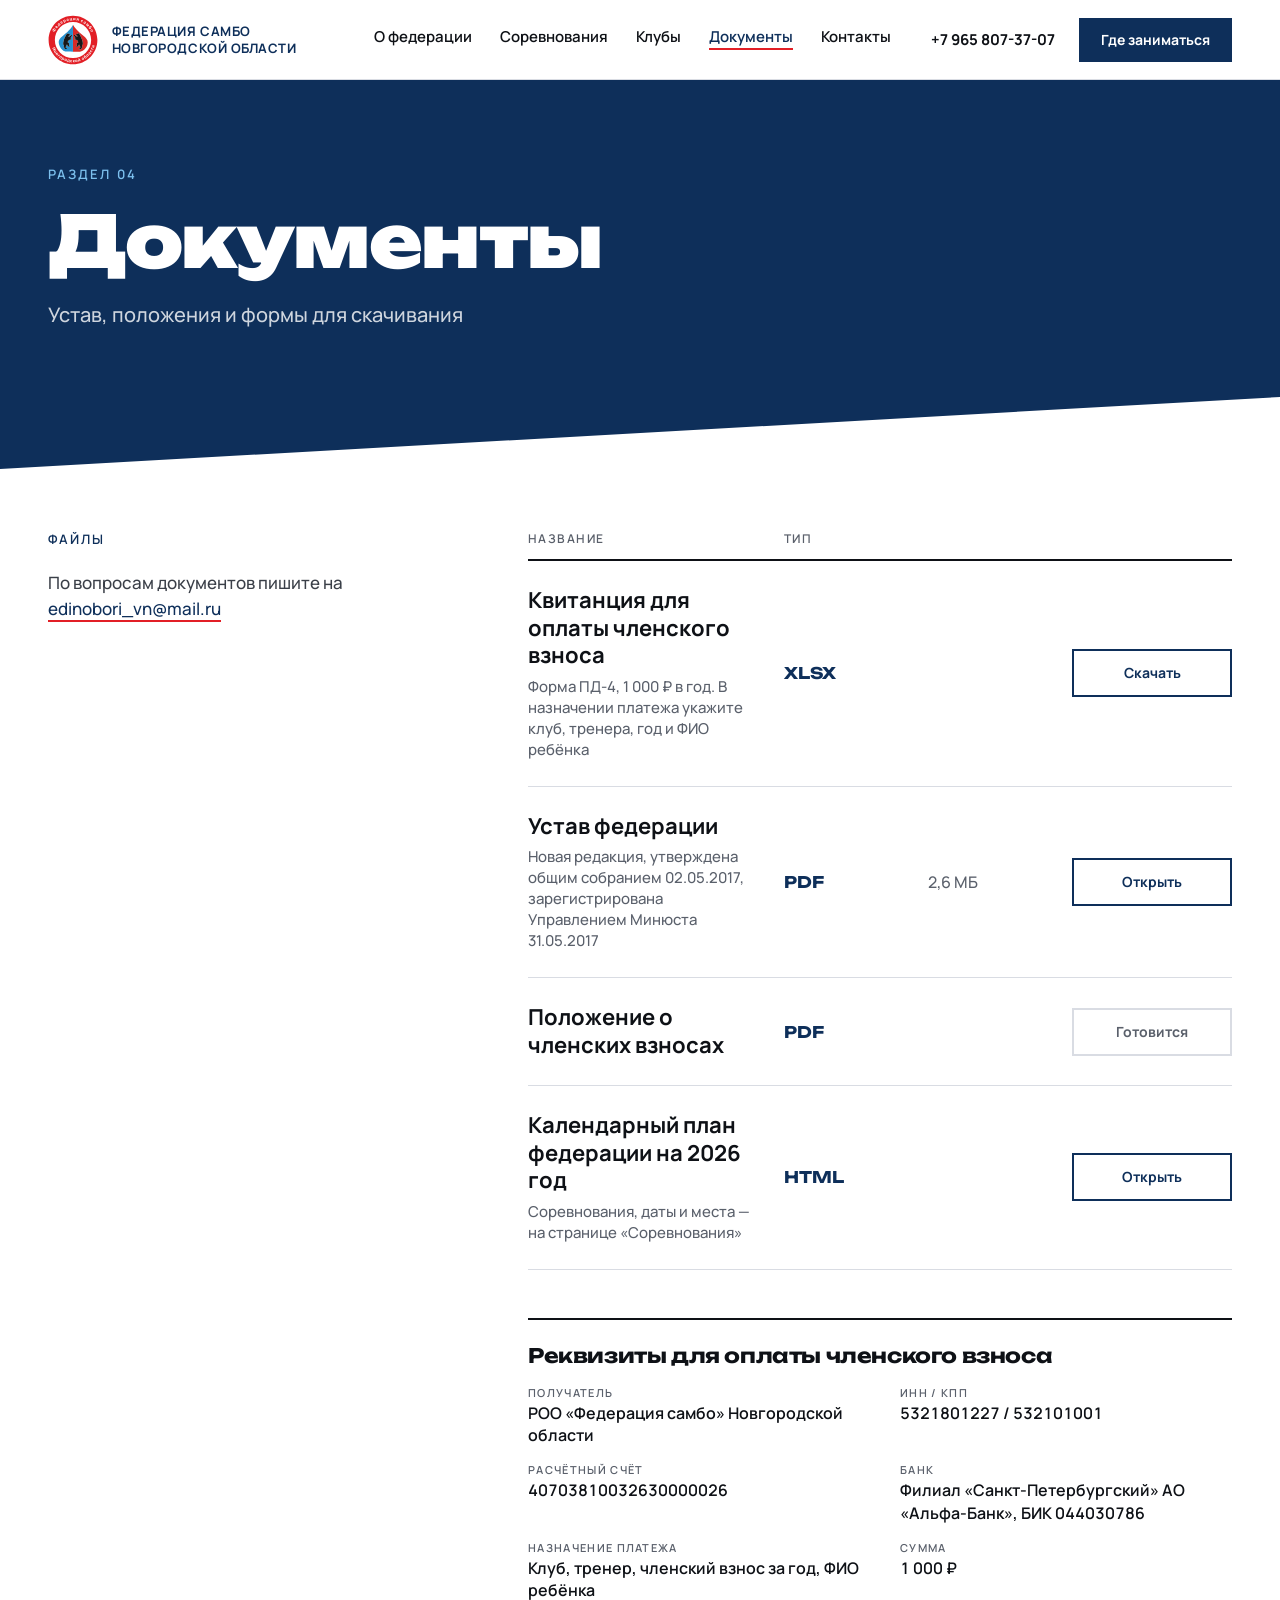
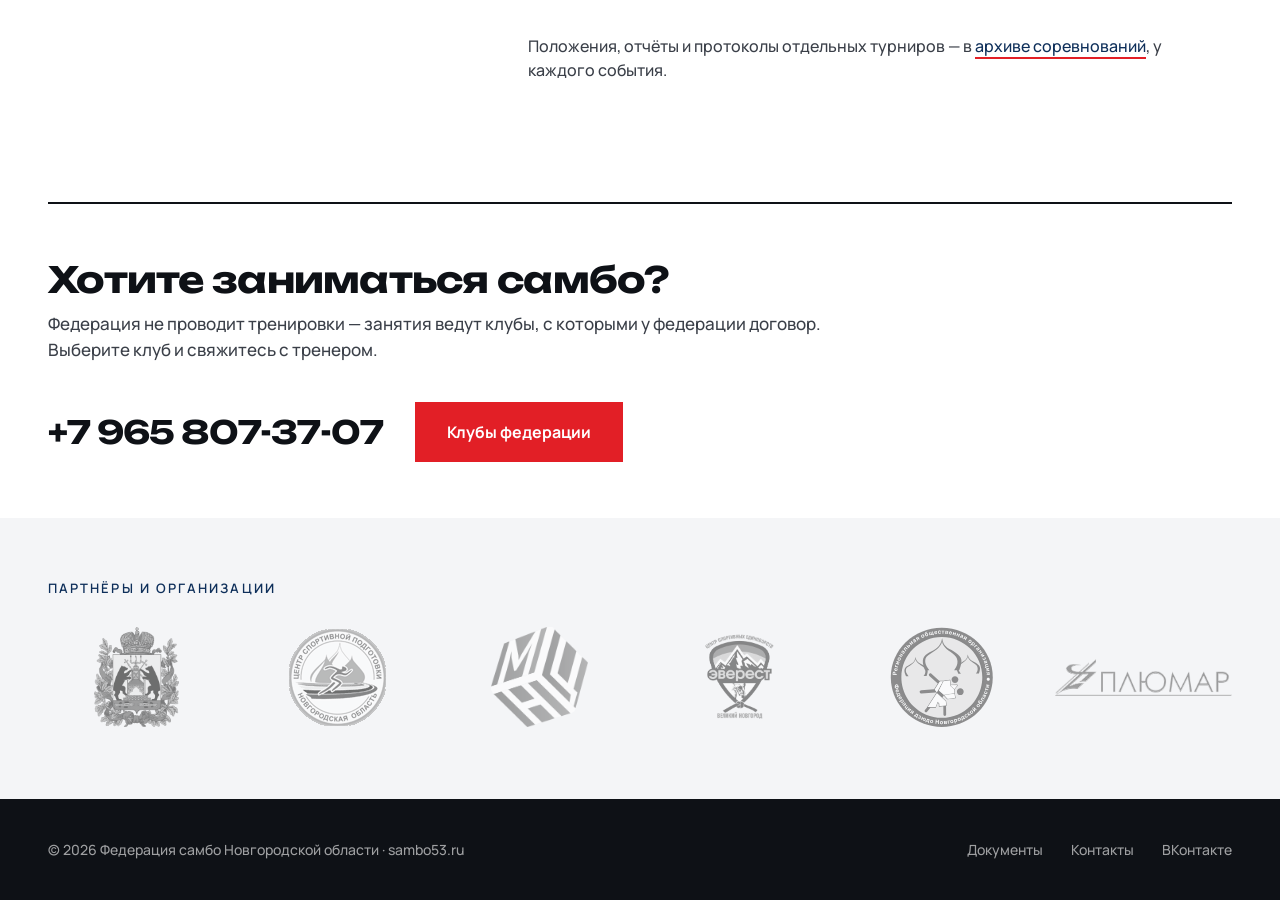
<file: documents.html>
<!doctype html>
<html lang="ru">
<head>
<meta charset="utf-8">
<meta name="viewport" content="width=device-width, initial-scale=1">
<title>Документы — Федерация самбо Новгородской области</title>
<meta name="description" content="Документы федерации самбо Новгородской области: квитанция для оплаты членского взноса, положения, формы для скачивания.">
<link rel="preconnect" href="https://fonts.googleapis.com">
<link rel="preconnect" href="https://fonts.gstatic.com" crossorigin>
<link href="https://fonts.googleapis.com/css2?family=Unbounded:wght@500;700;900&family=Manrope:wght@400;500;600;700&display=swap" rel="stylesheet">
<link rel="stylesheet" href="assets/site.css">
</head>
<body>
<header class="top wrap">
  <a class="brand" href="index.html">
    <img src="images/logo.svg" alt="Логотип федерации самбо Новгородской области">
    <span>Федерация самбо<br>Новгородской области</span>
  </a>
  <nav class="nav"><a href="about.html">О федерации</a><a href="events.html">Соревнования</a><a href="index.html#clubs">Клубы</a><a href="documents.html" class="active">Документы</a><a href="contacts.html">Контакты</a></nav>
  <div class="top-right">
    <a class="tel" href="tel:+79658073707">+7 965 807-37-07</a>
    <a class="btn btn-blue" href="index.html#clubs">Где заниматься</a>
    <a class="tel-sm" href="tel:+79658073707" aria-label="Позвонить">Тел</a>
    <button class="burger" aria-label="Меню" onclick="document.getElementById('mnav').classList.toggle('open')"><span></span><span></span><span></span></button>
  </div>
</header>
<nav class="mnav" id="mnav" onclick="this.classList.remove('open')"><a href="about.html">О федерации</a><a href="events.html">Соревнования</a><a href="index.html#clubs">Клубы</a><a href="documents.html" class="active">Документы</a><a href="contacts.html">Контакты</a></nav>
<section class="phero">
  <div class="eyebrow light">Раздел 04</div>
  <h1>Документы</h1>
  <p>Устав, положения и формы для скачивания</p>
</section>
<section class="sec two" style="align-items:start">
  <div><div class="eyebrow">Файлы</div><p class="lead">По вопросам документов пишите на <a href="mailto:edinobori_vn@mail.ru" style="color:var(--blue);border-bottom:2px solid var(--gold)">edinobori_vn@mail.ru</a></p></div>
  <div>
    <div class="doc-head"><div>Название</div><div>Тип</div><div></div><div></div></div>
    <div class="doc-row"><div class="t">Квитанция для оплаты членского взноса<div class="sub">Форма ПД-4, 1 000 ₽ в год. В назначении платежа укажите клуб, тренера, год и ФИО ребёнка</div></div><div class="type">XLSX</div><div class="size"></div><a class="btn-out" href="doc/kvitancia-sambo-vznos.xlsx">Скачать</a></div>
    <div class="doc-row"><div class="t">Устав федерации<div class="sub">Новая редакция, утверждена общим собранием 02.05.2017, зарегистрирована Управлением Минюста 31.05.2017</div></div><div class="type">PDF</div><div class="size">2,6 МБ</div><a class="btn-out" href="doc/ustav-sambo-2017.pdf" target="_blank" rel="noopener">Открыть</a></div>
    <div class="doc-row"><div class="t">Положение о членских взносах</div><div class="type">PDF</div><div class="size"></div><span class="btn-out soon">Готовится</span></div>
    <div class="doc-row"><div class="t">Календарный план федерации на 2026 год<div class="sub">Соревнования, даты и места — на странице «Соревнования»</div></div><div class="type">HTML</div><div class="size"></div><a class="btn-out" href="events.html#2026">Открыть</a></div>
    <div class="req">
      <h3>Реквизиты для оплаты членского взноса</h3>
      <div class="req-grid">
        <div><span>Получатель</span><b>РОО «Федерация самбо» Новгородской области</b></div>
        <div><span>ИНН / КПП</span><b>5321801227 / 532101001</b></div>
        <div><span>Расчётный счёт</span><b>40703810032630000026</b></div>
        <div><span>Банк</span><b>Филиал «Санкт-Петербургский» АО «Альфа-Банк», БИК 044030786</b></div>
        <div><span>Назначение платежа</span><b>Клуб, тренер, членский взнос за год, ФИО ребёнка</b></div>
        <div><span>Сумма</span><b>1 000 ₽</b></div>
      </div>
    </div>
    <p class="doc-note">Положения, отчёты и протоколы отдельных турниров — в <a href="events.html" style="color:var(--blue);border-bottom:2px solid var(--gold)">архиве соревнований</a>, у каждого события.</p>
  </div>
</section>
<section class="cta-strip">
  <div><h2>Хотите заниматься самбо?</h2><div class="sub">Федерация не проводит тренировки — занятия ведут клубы, с которыми у федерации договор.<br>Выберите клуб и свяжитесь с тренером.</div></div>
  <div class="right"><a class="tel" href="tel:+79658073707">+7 965 807-37-07</a><a class="btn btn-gold" href="index.html#clubs">Клубы федерации</a></div>
</section>
<section class="partners">
  <div class="eyebrow">Партнёры и организации</div>
  <div class="grid"><div class="p"><img src="images/partners-minsporta.png" alt="Министерство спорта Новгородской области" title="Министерство спорта Новгородской области" loading="lazy"></div><div class="p"><img src="images/partners-csp.png" alt="Центр спортивной подготовки" title="Центр спортивной подготовки" loading="lazy"></div><div class="p"><img src="images/partners-nmc.png" alt="Новгородский молодёжный центр" title="Новгородский молодёжный центр" loading="lazy"></div><div class="p"><img src="images/partners-everest.png" alt="Спортивный клуб «Эверест»" title="Спортивный клуб «Эверест»" loading="lazy"></div><div class="p"><img src="images/partners-judo.svg" alt="Федерация дзюдо Новгородской области" title="Федерация дзюдо Новгородской области" loading="lazy"></div><div class="p"><img src="images/partners-plumar.png" alt="«Плюмар»" title="«Плюмар»" loading="lazy"></div></div>
</section>
<footer>
  <div>© 2026 Федерация самбо Новгородской области · sambo53.ru</div>
  <div class="fl"><a href="documents.html">Документы</a><a href="contacts.html">Контакты</a><a href="https://vk.com/public176636064">ВКонтакте</a></div>
</footer>
</body>
</html>
</file>
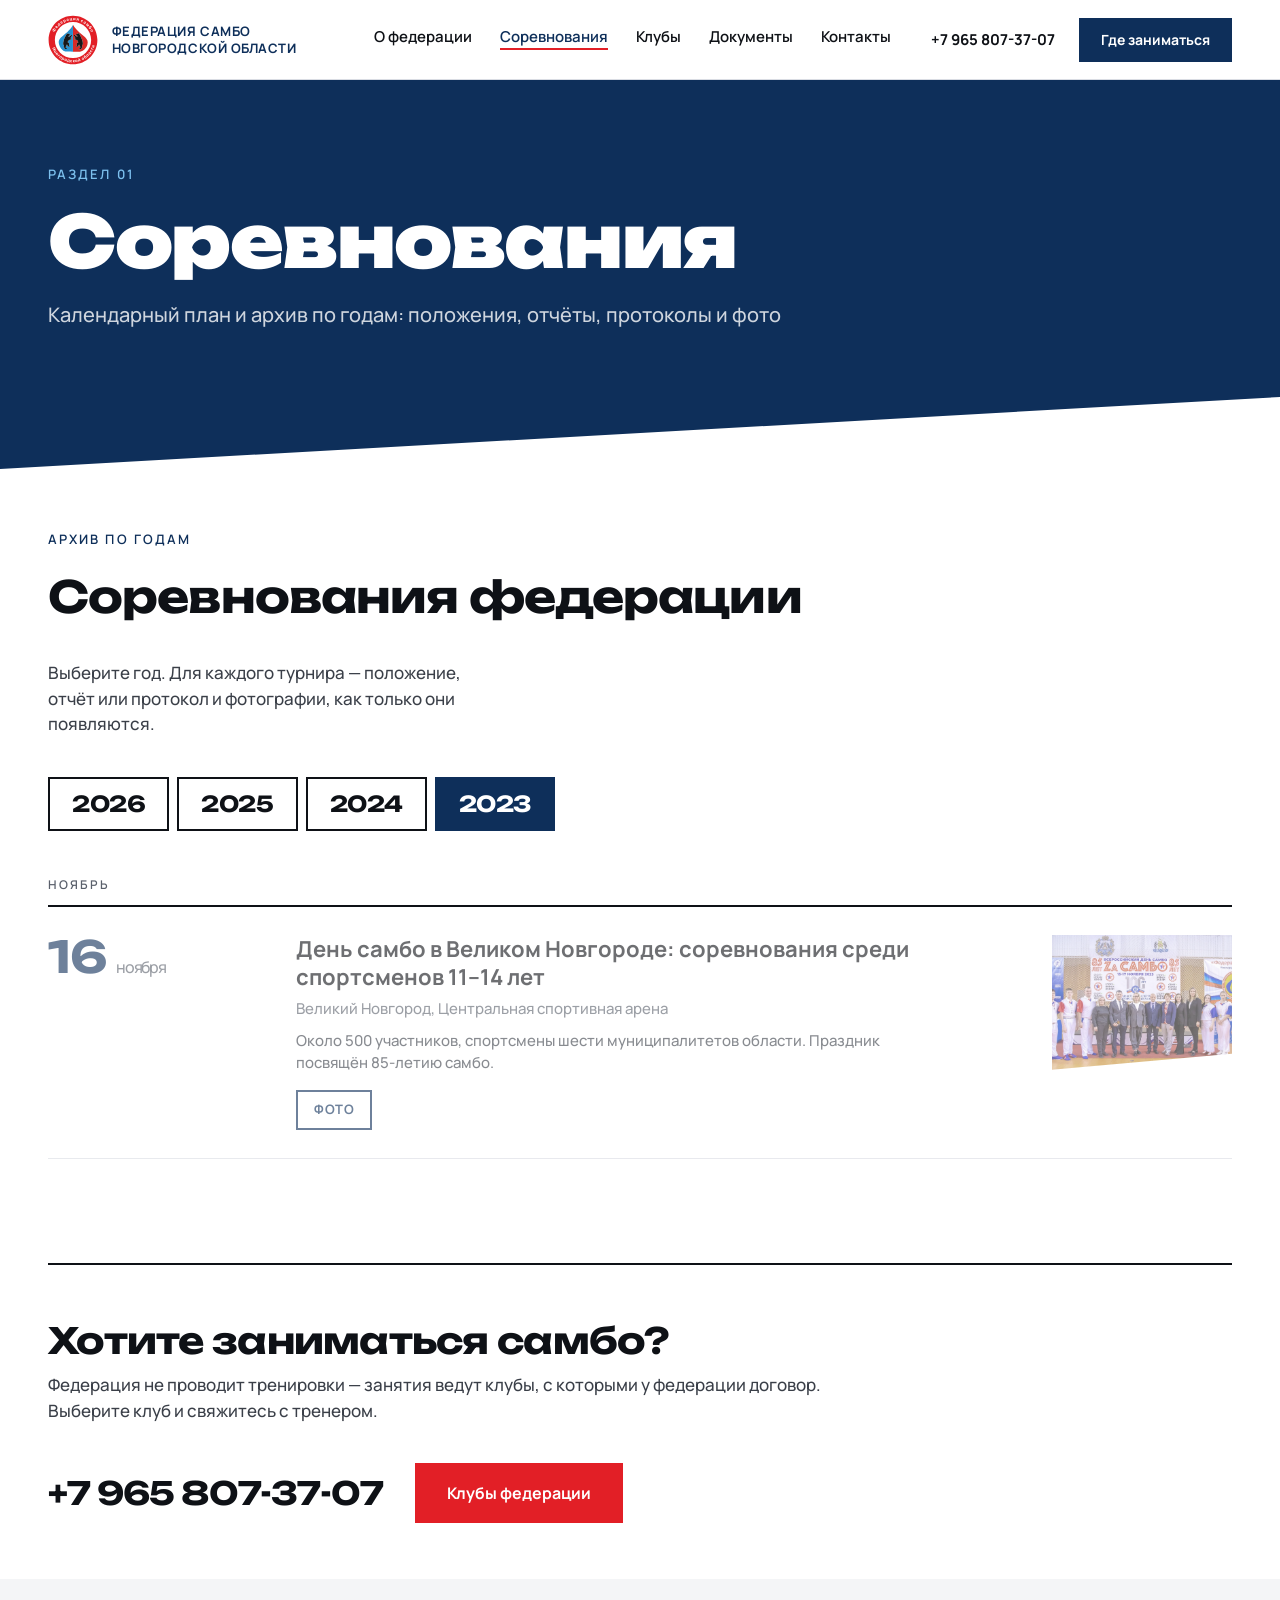
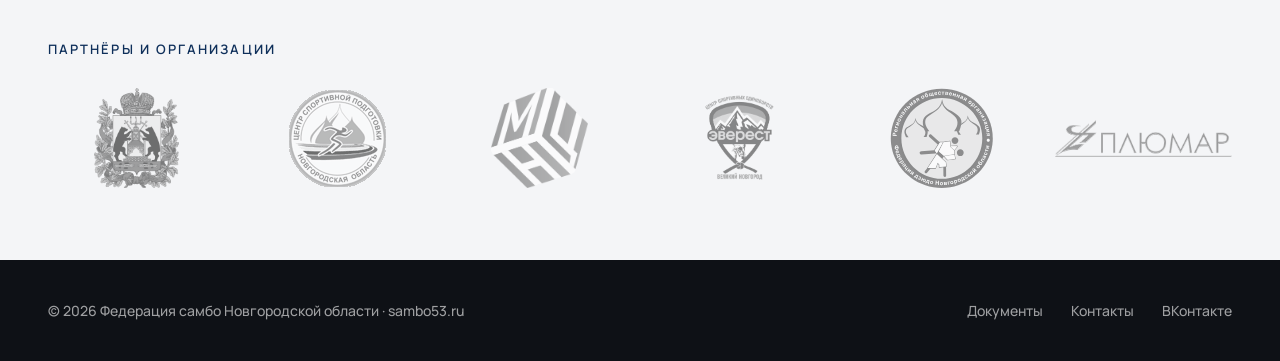
<file: events-den-sambo.html>
<!doctype html>
<html lang="ru"><head><meta charset="utf-8"><meta http-equiv="refresh" content="0; url=events.html#2023"><title>День самбо в Великом Новгороде — Федерация самбо Новгородской области</title></head>
<body><p>Материалы теперь в <a href="events.html#2023">архиве соревнований</a>.</p></body></html>
</file>
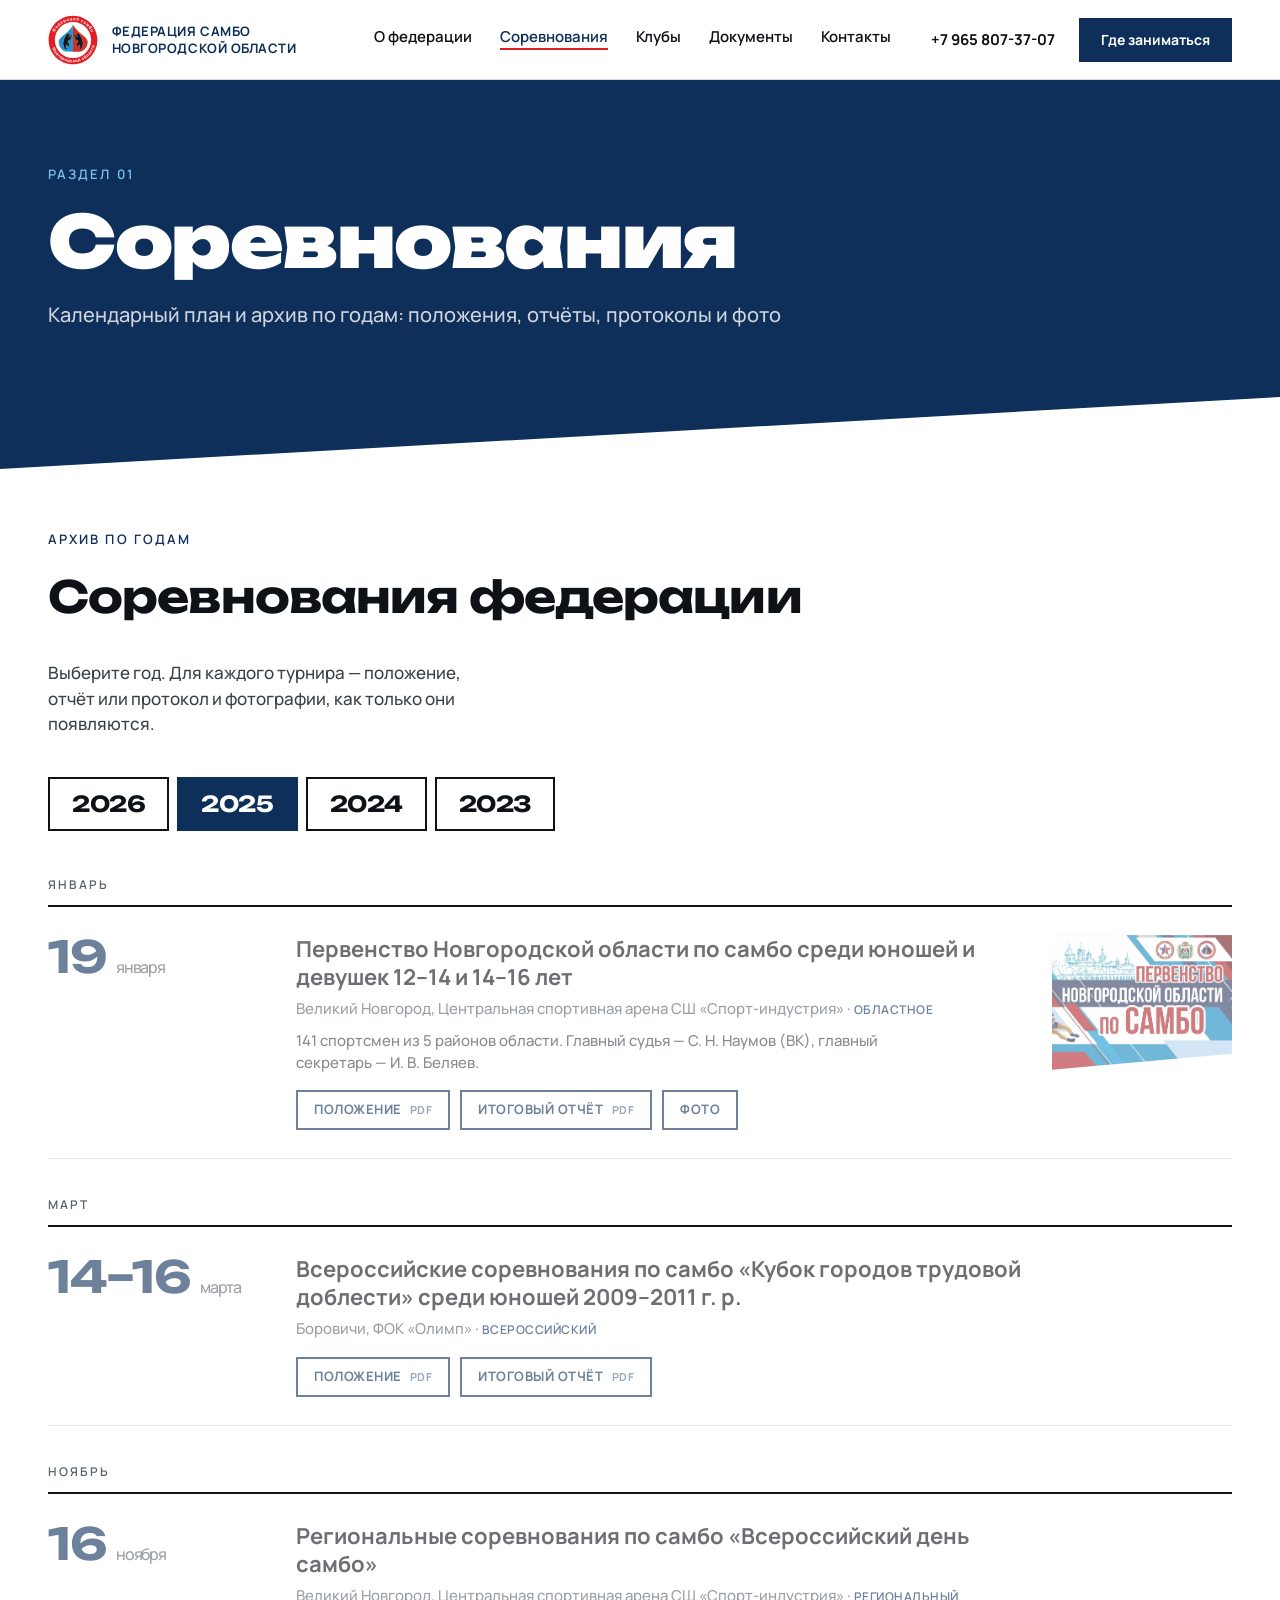
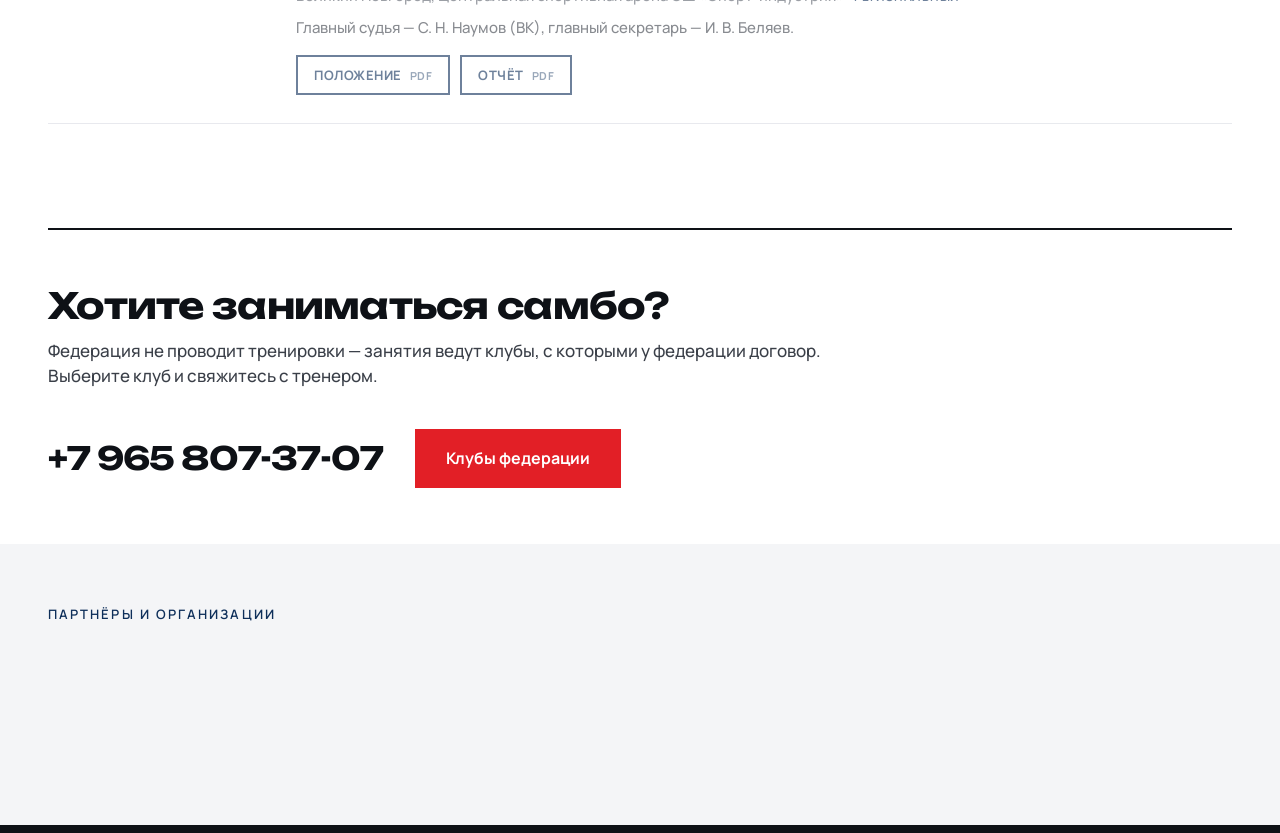
<file: events-pervenstvo-novogodskoi-oblasi-2025.html>
<!doctype html>
<html lang="ru"><head><meta charset="utf-8"><meta http-equiv="refresh" content="0; url=events.html#2025"><title>Первенство Новгородской области по самбо 2025 — Федерация самбо Новгородской области</title></head>
<body><p>Материалы теперь в <a href="events.html#2025">архиве соревнований</a>.</p></body></html>
</file>
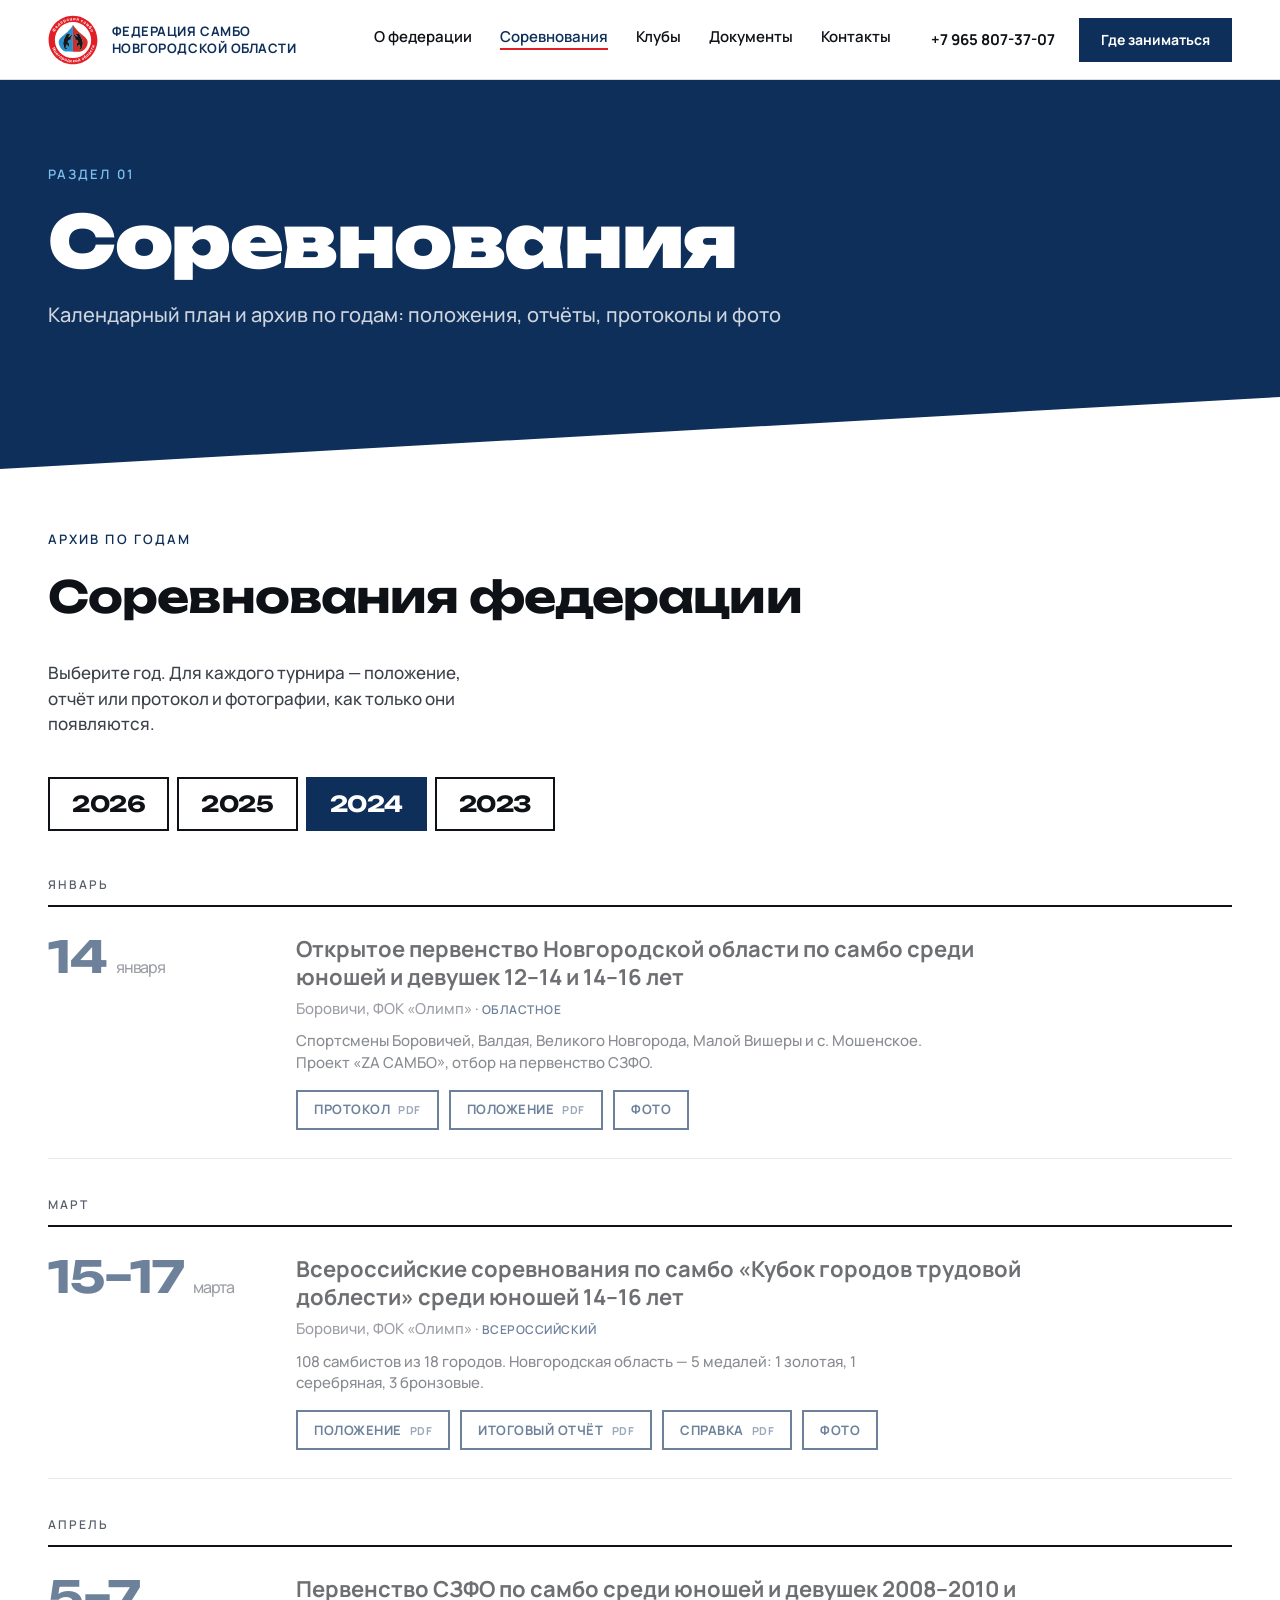
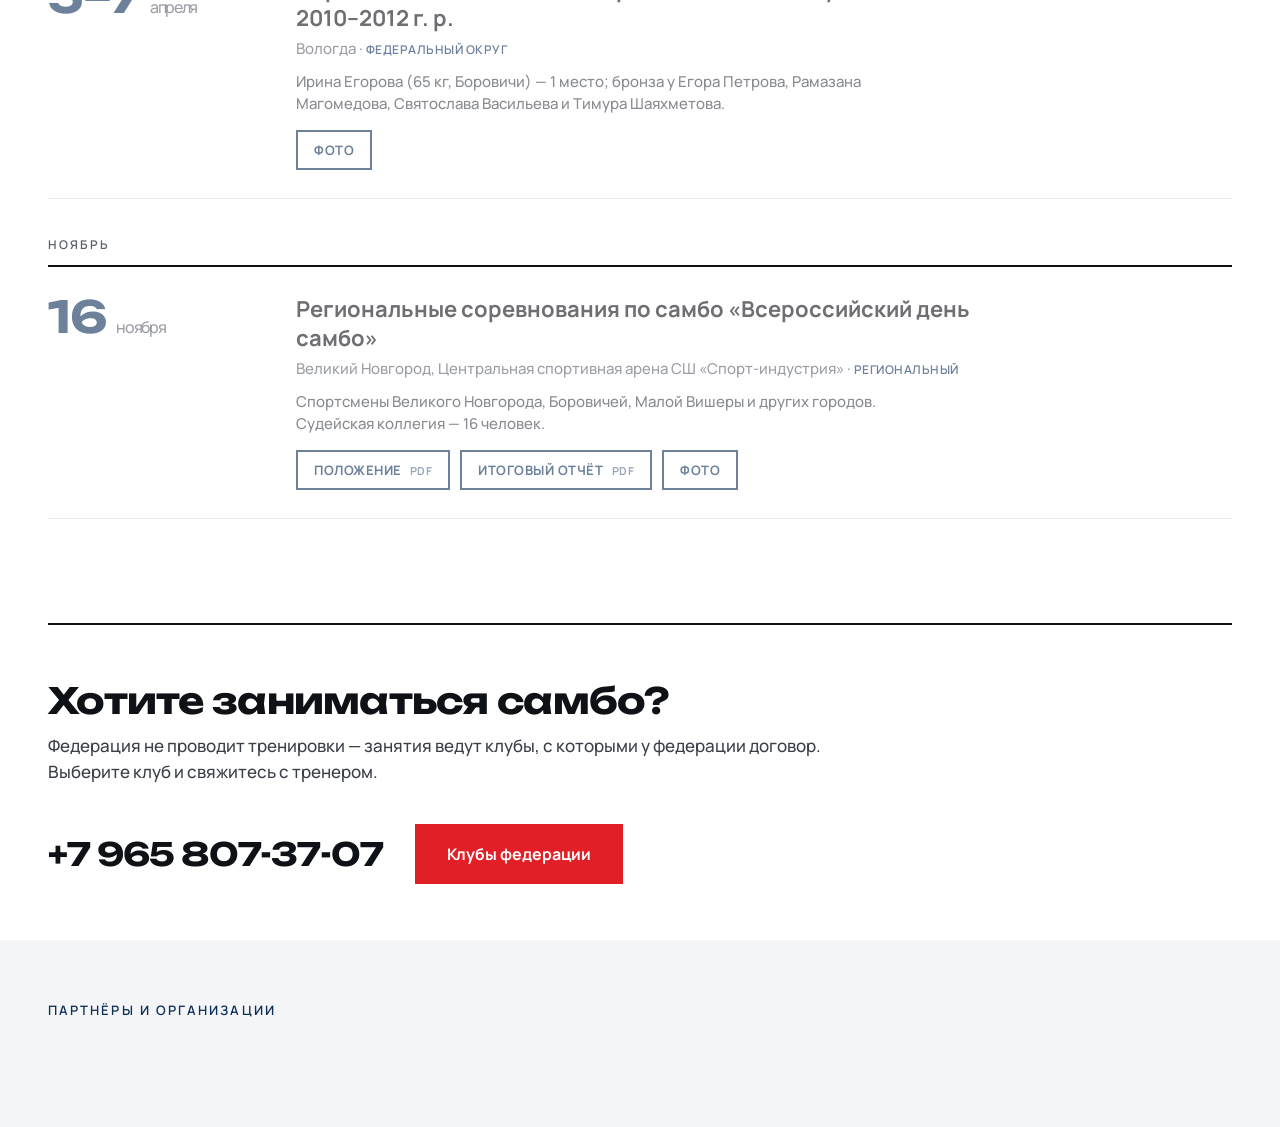
<file: events-vserossijskij-den-sambo-2024.html>
<!doctype html>
<html lang="ru"><head><meta charset="utf-8"><meta http-equiv="refresh" content="0; url=events.html#2024"><title>Всероссийский день самбо 2024 — Федерация самбо Новгородской области</title></head>
<body><p>Материалы теперь в <a href="events.html#2024">архиве соревнований</a>.</p></body></html>
</file>
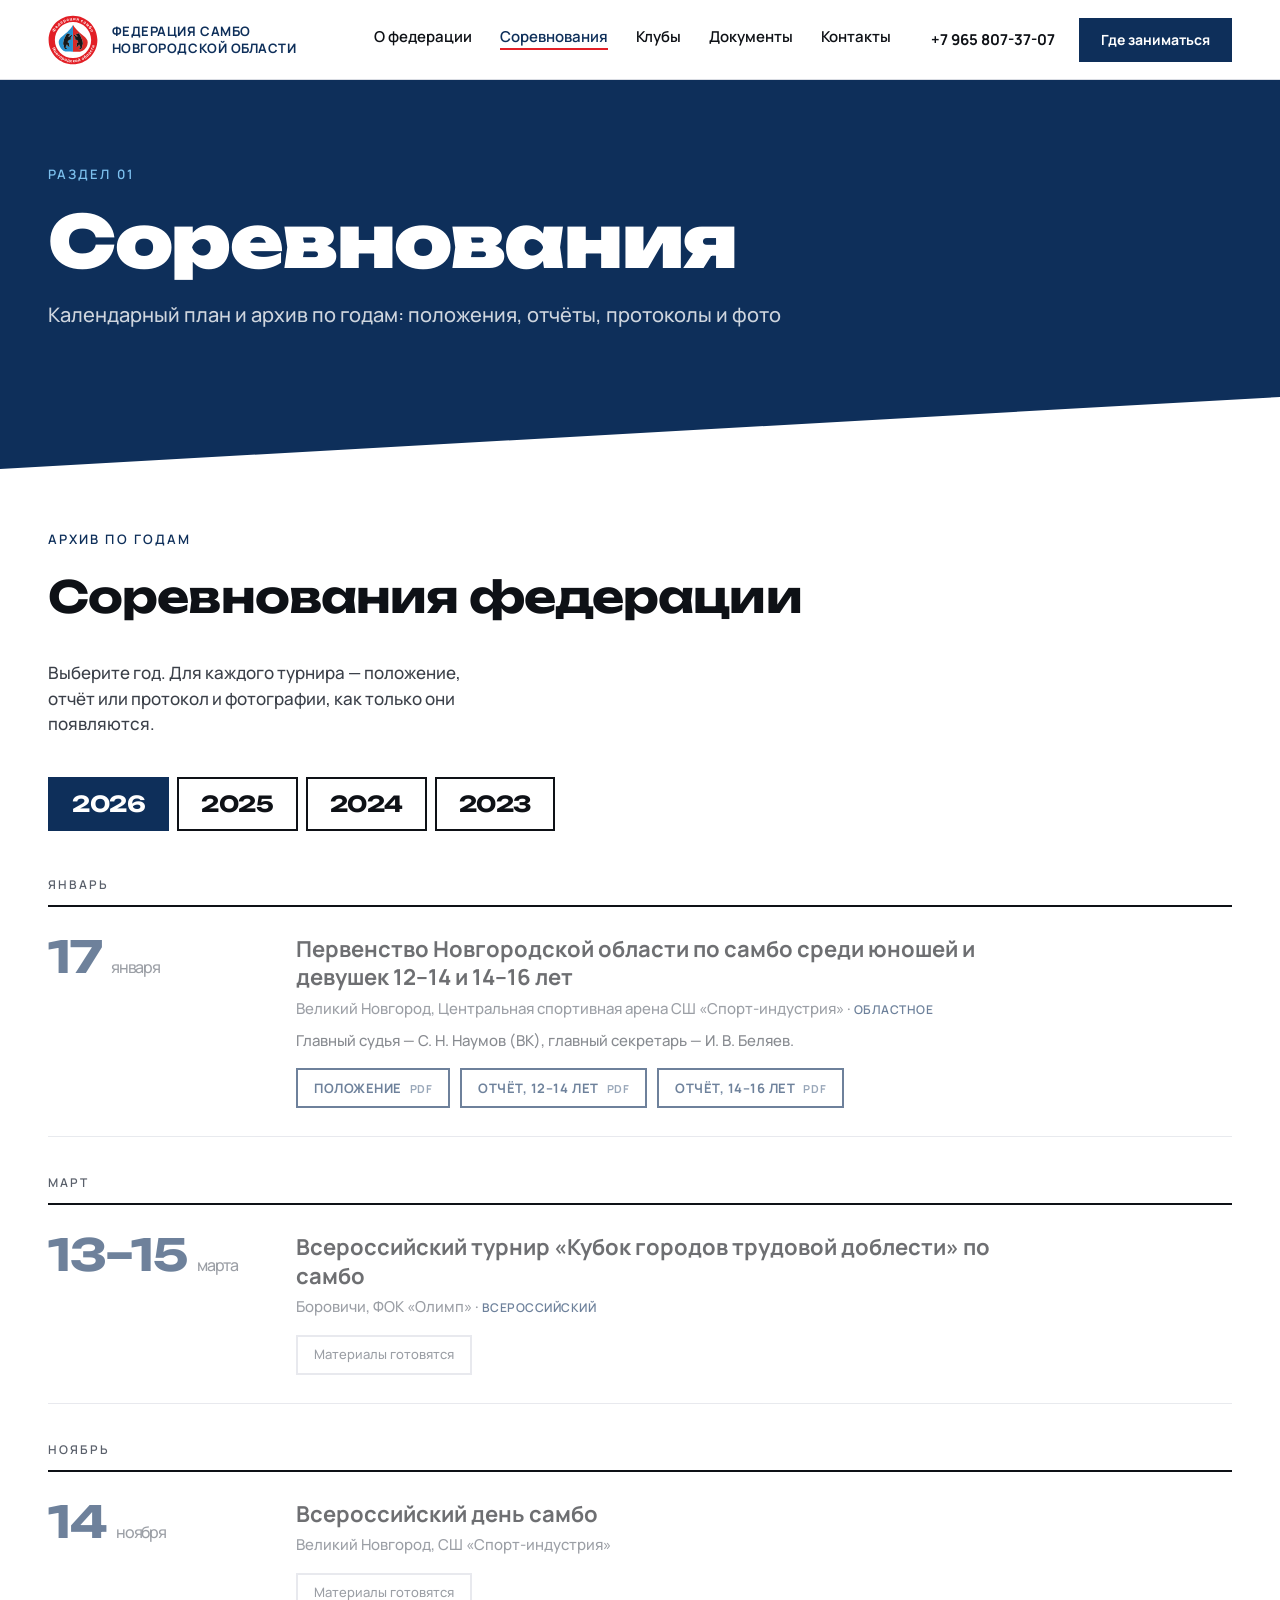
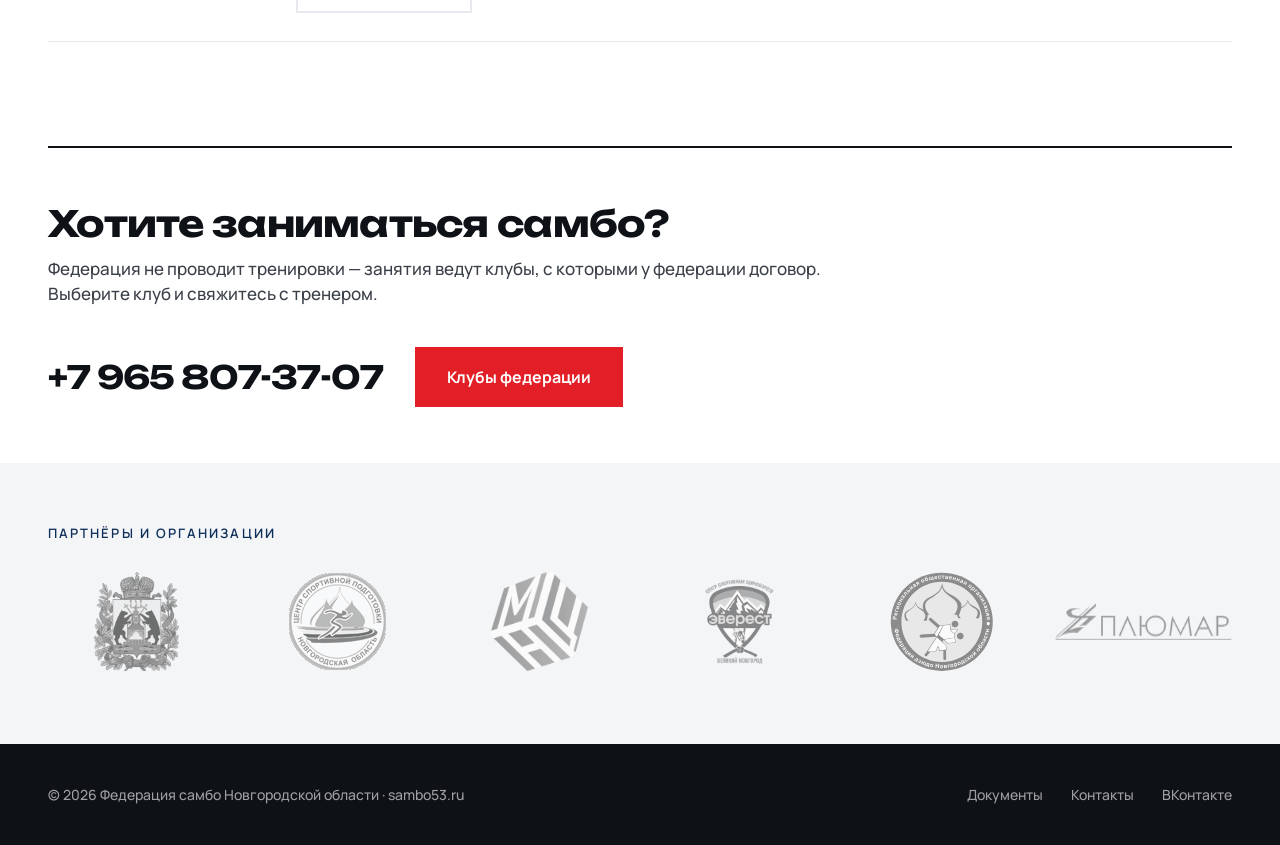
<file: events.html>
<!doctype html>
<html lang="ru">
<head>
<meta charset="utf-8">
<meta name="viewport" content="width=device-width, initial-scale=1">
<title>Соревнования — Федерация самбо Новгородской области</title>
<meta name="description" content="Соревнования по самбо в Новгородской области: календарный план и архив по годам — положения, отчёты, протоколы, фото.">
<link rel="preconnect" href="https://fonts.googleapis.com">
<link rel="preconnect" href="https://fonts.gstatic.com" crossorigin>
<link href="https://fonts.googleapis.com/css2?family=Unbounded:wght@500;700;900&family=Manrope:wght@400;500;600;700&display=swap" rel="stylesheet">
<link rel="stylesheet" href="assets/site.css">
</head>
<body>
<header class="top wrap">
  <a class="brand" href="index.html">
    <img src="images/logo.svg" alt="Логотип федерации самбо Новгородской области">
    <span>Федерация самбо<br>Новгородской области</span>
  </a>
  <nav class="nav"><a href="about.html">О федерации</a><a href="events.html" class="active">Соревнования</a><a href="index.html#clubs">Клубы</a><a href="documents.html">Документы</a><a href="contacts.html">Контакты</a></nav>
  <div class="top-right">
    <a class="tel" href="tel:+79658073707">+7 965 807-37-07</a>
    <a class="btn btn-blue" href="index.html#clubs">Где заниматься</a>
    <a class="tel-sm" href="tel:+79658073707" aria-label="Позвонить">Тел</a>
    <button class="burger" aria-label="Меню" onclick="document.getElementById('mnav').classList.toggle('open')"><span></span><span></span><span></span></button>
  </div>
</header>
<nav class="mnav" id="mnav" onclick="this.classList.remove('open')"><a href="about.html">О федерации</a><a href="events.html" class="active">Соревнования</a><a href="index.html#clubs">Клубы</a><a href="documents.html">Документы</a><a href="contacts.html">Контакты</a></nav>
<section class="phero">
  <div class="eyebrow light">Раздел 01</div>
  <h1>Соревнования</h1>
  <p>Календарный план и архив по годам: положения, отчёты, протоколы и фото</p>
</section>
<section class="sec">
  <div class="sec-head">
    <div><div class="eyebrow">Архив по годам</div><h2>Соревнования федерации</h2></div>
    <p>Выберите год. Для каждого турнира — положение, отчёт или протокол и фотографии, как только они появляются.</p>
  </div>
  <div class="archive"><div class="ytabs"><button class="ytab on" data-year="2026">2026</button><button class="ytab" data-year="2025">2025</button><button class="ytab" data-year="2024">2024</button><button class="ytab" data-year="2023">2023</button></div><div class="ypanel on" data-year="2026"><div class="mon">Январь</div><div class="arow" data-until="2026-01-17"><div class="d">17<small>января</small></div><div class="body"><div class="t">Первенство Новгородской области по самбо среди юношей и девушек 12–14 и 14–16 лет</div><div class="place">Великий Новгород, Центральная спортивная арена СШ «Спорт-индустрия» · <em>областное</em></div><div class="note">Главный судья — С. Н. Наумов (ВК), главный секретарь — И. В. Беляев.</div><div class="mats"><a class="mat" href="doc/polozhenie-pervenstvo-novgorodskoi-oblasti-2026.pdf" target="_blank" rel="noopener">Положение <span>PDF</span></a><a class="mat" href="doc/otchet-pervenstvo-novgorodskoi-oblasti-2026-12-14.pdf" target="_blank" rel="noopener">Отчёт, 12–14 лет <span>PDF</span></a><a class="mat" href="doc/otchet-pervenstvo-novgorodskoi-oblasti-2026-14-16.pdf" target="_blank" rel="noopener">Отчёт, 14–16 лет <span>PDF</span></a></div></div></div><div class="mon">Март</div><div class="arow" data-until="2026-03-15"><div class="d">13–15<small>марта</small></div><div class="body"><div class="t">Всероссийский турнир «Кубок городов трудовой доблести» по самбо</div><div class="place">Боровичи, ФОК «Олимп» · <em>всероссийский</em></div><div class="mats"><span class="mat none">Материалы готовятся</span></div></div></div><div class="mon">Ноябрь</div><div class="arow" data-until="2026-11-14"><div class="d">14<small>ноября</small></div><div class="body"><div class="t">Всероссийский день самбо</div><div class="place">Великий Новгород, СШ «Спорт-индустрия»</div><div class="mats"><span class="mat none">Материалы готовятся</span></div></div></div></div><div class="ypanel" data-year="2025"><div class="mon">Январь</div><div class="arow" data-until="2025-01-19"><div class="d">19<small>января</small></div><div class="body"><div class="t">Первенство Новгородской области по самбо среди юношей и девушек 12–14 и 14–16 лет</div><div class="place">Великий Новгород, Центральная спортивная арена СШ «Спорт-индустрия» · <em>областное</em></div><div class="note">141 спортсмен из 5 районов области. Главный судья — С. Н. Наумов (ВК), главный секретарь — И. В. Беляев.</div><div class="mats"><a class="mat" href="doc/polozhenie-pervenstvo-novogodskoi-oblasi-2025.pdf" target="_blank" rel="noopener">Положение <span>PDF</span></a><a class="mat" href="doc/otchet-pervenstvo-novogodskoi-oblasi-2025.pdf" target="_blank" rel="noopener">Итоговый отчёт <span>PDF</span></a><a class="mat" href="images/events-pervenstvo-novogodskoi-oblasi-2025.webp" target="_blank" rel="noopener">Фото</a></div></div><a class="thumb" href="images/events-pervenstvo-novogodskoi-oblasi-2025.webp" target="_blank" rel="noopener"><img src="images/events-pervenstvo-novogodskoi-oblasi-2025.webp" alt="" loading="lazy"></a></div><div class="mon">Март</div><div class="arow" data-until="2025-03-16"><div class="d">14–16<small>марта</small></div><div class="body"><div class="t">Всероссийские соревнования по самбо «Кубок городов трудовой доблести» среди юношей 2009–2011 г. р.</div><div class="place">Боровичи, ФОК «Олимп» · <em>всероссийский</em></div><div class="mats"><a class="mat" href="doc/polozhenie-kubok-trudovoi-doblesti-2025.pdf" target="_blank" rel="noopener">Положение <span>PDF</span></a><a class="mat" href="doc/otchet-kubok-trudovoi-doblesti-2025.pdf" target="_blank" rel="noopener">Итоговый отчёт <span>PDF</span></a></div></div></div><div class="mon">Ноябрь</div><div class="arow" data-until="2025-11-16"><div class="d">16<small>ноября</small></div><div class="body"><div class="t">Региональные соревнования по самбо «Всероссийский день самбо»</div><div class="place">Великий Новгород, Центральная спортивная арена СШ «Спорт-индустрия» · <em>региональный</em></div><div class="note">Главный судья — С. Н. Наумов (ВК), главный секретарь — И. В. Беляев.</div><div class="mats"><a class="mat" href="doc/polozhenie-vserossijskij-den-sambo-2025.pdf" target="_blank" rel="noopener">Положение <span>PDF</span></a><a class="mat" href="doc/otchet-vserossijskij-den-sambo-2025.pdf" target="_blank" rel="noopener">Отчёт <span>PDF</span></a></div></div></div></div><div class="ypanel" data-year="2024"><div class="mon">Январь</div><div class="arow" data-until="2024-01-14"><div class="d">14<small>января</small></div><div class="body"><div class="t">Открытое первенство Новгородской области по самбо среди юношей и девушек 12–14 и 14–16 лет</div><div class="place">Боровичи, ФОК «Олимп» · <em>областное</em></div><div class="note">Спортсмены Боровичей, Валдая, Великого Новгорода, Малой Вишеры и с. Мошенское. Проект «ZA САМБО», отбор на первенство СЗФО.</div><div class="mats"><a class="mat" href="doc/pervenstvo-novgorodskoi-oblasti-po-sambo-2024.pdf" target="_blank" rel="noopener">Протокол <span>PDF</span></a><a class="mat" href="doc/polozhenie-pervenstvo-novgorodskoi-oblasti-po-sambo-2024.pdf" target="_blank" rel="noopener">Положение <span>PDF</span></a><a class="mat" href="images/slider-perventstvo-novgorodskoi-oblasti.webp" target="_blank" rel="noopener">Фото</a></div></div><a class="thumb" href="images/slider-perventstvo-novgorodskoi-oblasti.webp" target="_blank" rel="noopener"><img src="images/slider-perventstvo-novgorodskoi-oblasti.webp" alt="" loading="lazy"></a></div><div class="mon">Март</div><div class="arow" data-until="2024-03-17"><div class="d">15–17<small>марта</small></div><div class="body"><div class="t">Всероссийские соревнования по самбо «Кубок городов трудовой доблести» среди юношей 14–16 лет</div><div class="place">Боровичи, ФОК «Олимп» · <em>всероссийский</em></div><div class="note">108 самбистов из 18 городов. Новгородская область — 5 медалей: 1 золотая, 1 серебряная, 3 бронзовые.</div><div class="mats"><a class="mat" href="doc/VS-kubok-trudovoi-doblesti.pdf" target="_blank" rel="noopener">Положение <span>PDF</span></a><a class="mat" href="doc/itogovyi-otchet-kubok-trudovoi-doblesti-2024.pdf" target="_blank" rel="noopener">Итоговый отчёт <span>PDF</span></a><a class="mat" href="doc/spravka.pdf" target="_blank" rel="noopener">Справка <span>PDF</span></a><a class="mat" href="images/slider-kubok-gorodov-trudovoi-doblesti.webp" target="_blank" rel="noopener">Фото</a></div></div><a class="thumb" href="images/slider-kubok-gorodov-trudovoi-doblesti.webp" target="_blank" rel="noopener"><img src="images/slider-kubok-gorodov-trudovoi-doblesti.webp" alt="" loading="lazy"></a></div><div class="mon">Апрель</div><div class="arow" data-until="2024-04-07"><div class="d">5–7<small>апреля</small></div><div class="body"><div class="t">Первенство СЗФО по самбо среди юношей и девушек 2008–2010 и 2010–2012 г. р.</div><div class="place">Вологда · <em>федеральный округ</em></div><div class="note">Ирина Егорова (65 кг, Боровичи) — 1 место; бронза у Егора Петрова, Рамазана Магомедова, Святослава Васильева и Тимура Шаяхметова.</div><div class="mats"><a class="mat" href="images/pervenstvo-szfo-vologda.webp" target="_blank" rel="noopener">Фото</a></div></div><a class="thumb" href="images/pervenstvo-szfo-vologda.webp" target="_blank" rel="noopener"><img src="images/pervenstvo-szfo-vologda.webp" alt="" loading="lazy"></a></div><div class="mon">Ноябрь</div><div class="arow" data-until="2024-11-16"><div class="d">16<small>ноября</small></div><div class="body"><div class="t">Региональные соревнования по самбо «Всероссийский день самбо»</div><div class="place">Великий Новгород, Центральная спортивная арена СШ «Спорт-индустрия» · <em>региональный</em></div><div class="note">Спортсмены Великого Новгорода, Боровичей, Малой Вишеры и других городов. Судейская коллегия — 16 человек.</div><div class="mats"><a class="mat" href="doc/polozhenie-vserossijskij-den-sambo-2024.pdf" target="_blank" rel="noopener">Положение <span>PDF</span></a><a class="mat" href="doc/otchet-vserossijskij-den-sambo-2024.pdf" target="_blank" rel="noopener">Итоговый отчёт <span>PDF</span></a><a class="mat" href="images/events-vserossijskij-den-sambo-2024.webp" target="_blank" rel="noopener">Фото</a></div></div><a class="thumb" href="images/events-vserossijskij-den-sambo-2024.webp" target="_blank" rel="noopener"><img src="images/events-vserossijskij-den-sambo-2024.webp" alt="" loading="lazy"></a></div></div><div class="ypanel" data-year="2023"><div class="mon">Ноябрь</div><div class="arow" data-until="2023-11-16"><div class="d">16<small>ноября</small></div><div class="body"><div class="t">День самбо в Великом Новгороде: соревнования среди спортсменов 11–14 лет</div><div class="place">Великий Новгород, Центральная спортивная арена</div><div class="note">Около 500 участников, спортсмены шести муниципалитетов области. Праздник посвящён 85-летию самбо.</div><div class="mats"><a class="mat" href="images/den-sambo.webp" target="_blank" rel="noopener">Фото</a></div></div><a class="thumb" href="images/den-sambo.webp" target="_blank" rel="noopener"><img src="images/den-sambo.webp" alt="" loading="lazy"></a></div></div></div>
</section>
<script>
(function(){
  var t=new Date();t.setHours(0,0,0,0);
  document.querySelectorAll('[data-until]').forEach(function(r){var d=new Date(r.dataset.until+'T23:59:59');if(d<t)r.classList.add('past');});
  var tabs=document.querySelectorAll('.ytab'),panels=document.querySelectorAll('.ypanel');
  function show(y){tabs.forEach(function(b){b.classList.toggle('on',b.dataset.year===y)});panels.forEach(function(p){p.classList.toggle('on',p.dataset.year===y)});}
  tabs.forEach(function(b){b.addEventListener('click',function(){show(b.dataset.year);history.replaceState(null,'','#'+b.dataset.year)})});
  var h=location.hash.slice(1); if(h&&document.querySelector('.ypanel[data-year="'+h+'"]'))show(h);
})();
</script>
<section class="cta-strip">
  <div><h2>Хотите заниматься самбо?</h2><div class="sub">Федерация не проводит тренировки — занятия ведут клубы, с которыми у федерации договор.<br>Выберите клуб и свяжитесь с тренером.</div></div>
  <div class="right"><a class="tel" href="tel:+79658073707">+7 965 807-37-07</a><a class="btn btn-gold" href="index.html#clubs">Клубы федерации</a></div>
</section>
<section class="partners">
  <div class="eyebrow">Партнёры и организации</div>
  <div class="grid"><div class="p"><img src="images/partners-minsporta.png" alt="Министерство спорта Новгородской области" title="Министерство спорта Новгородской области" loading="lazy"></div><div class="p"><img src="images/partners-csp.png" alt="Центр спортивной подготовки" title="Центр спортивной подготовки" loading="lazy"></div><div class="p"><img src="images/partners-nmc.png" alt="Новгородский молодёжный центр" title="Новгородский молодёжный центр" loading="lazy"></div><div class="p"><img src="images/partners-everest.png" alt="Спортивный клуб «Эверест»" title="Спортивный клуб «Эверест»" loading="lazy"></div><div class="p"><img src="images/partners-judo.svg" alt="Федерация дзюдо Новгородской области" title="Федерация дзюдо Новгородской области" loading="lazy"></div><div class="p"><img src="images/partners-plumar.png" alt="«Плюмар»" title="«Плюмар»" loading="lazy"></div></div>
</section>
<footer>
  <div>© 2026 Федерация самбо Новгородской области · sambo53.ru</div>
  <div class="fl"><a href="documents.html">Документы</a><a href="contacts.html">Контакты</a><a href="https://vk.com/public176636064">ВКонтакте</a></div>
</footer>
</body>
</html>
</file>
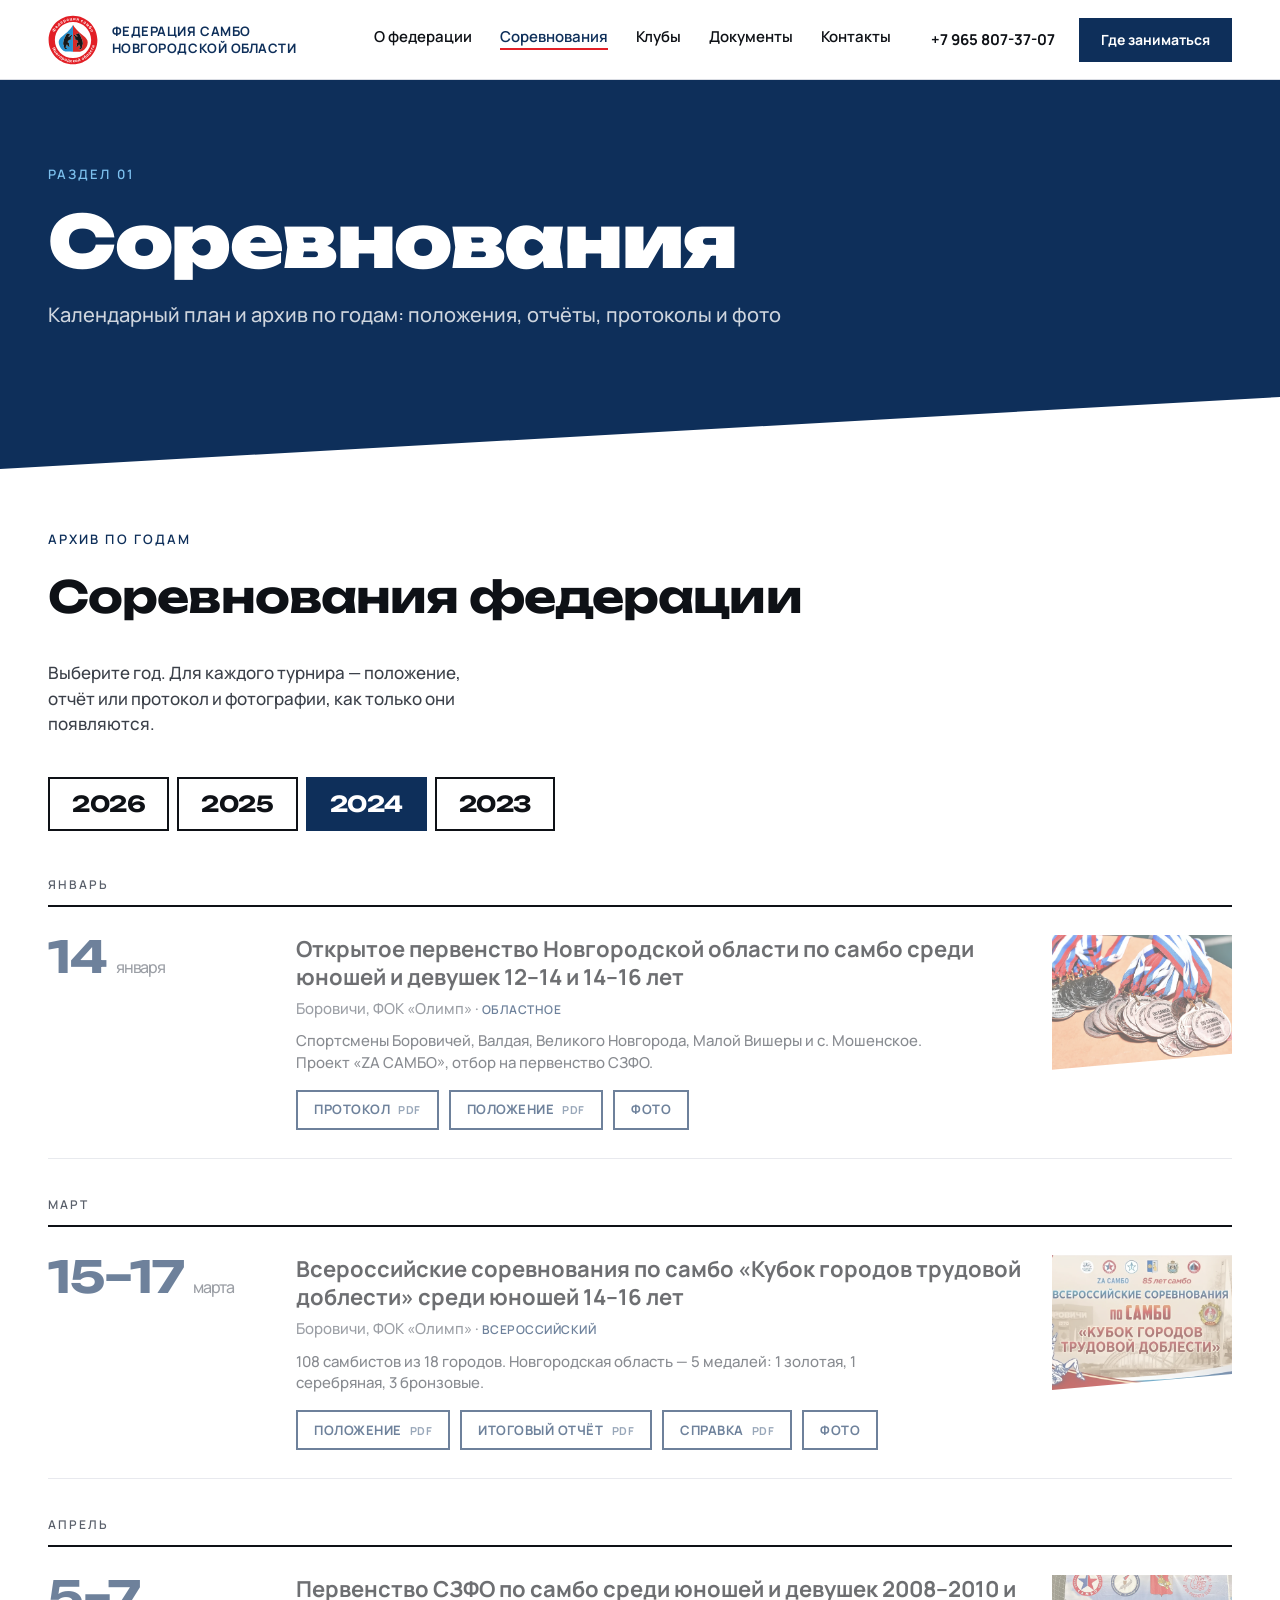
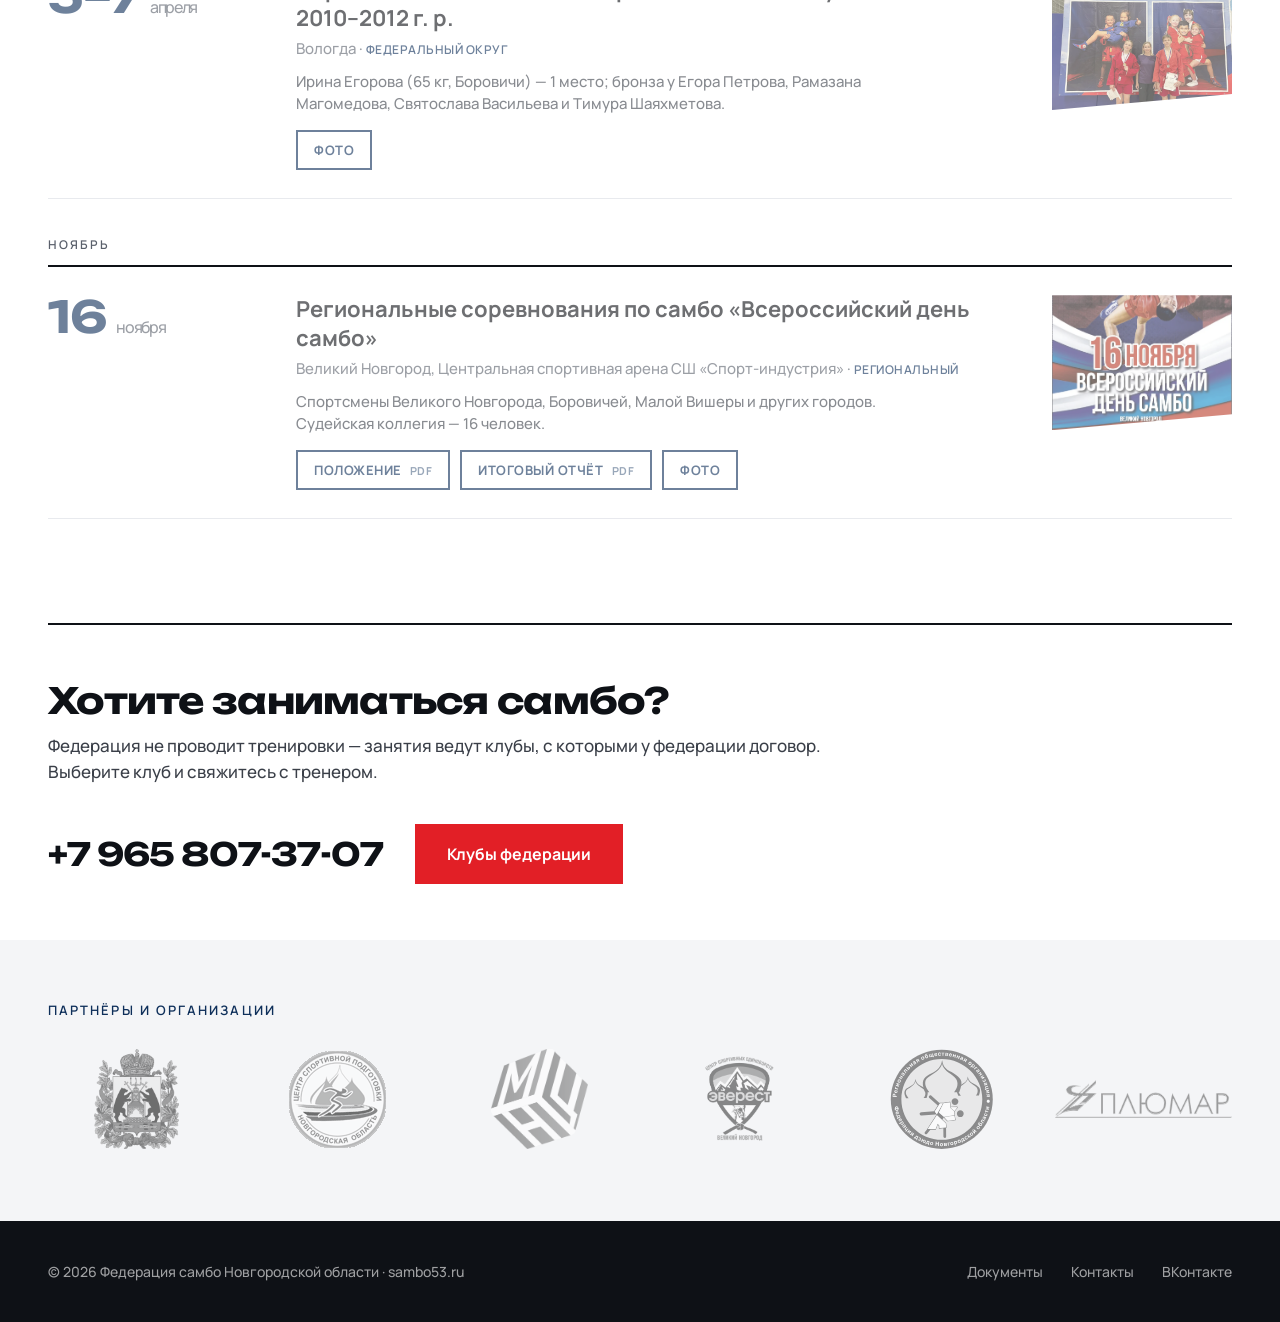
<file: kubok-gorodov-trudovoi-doblesti.html>
<!doctype html>
<html lang="ru"><head><meta charset="utf-8"><meta http-equiv="refresh" content="0; url=events.html#2024"><title>Кубок городов трудовой доблести — Федерация самбо Новгородской области</title></head>
<body><p>Материалы теперь в <a href="events.html#2024">архиве соревнований</a>.</p></body></html>
</file>
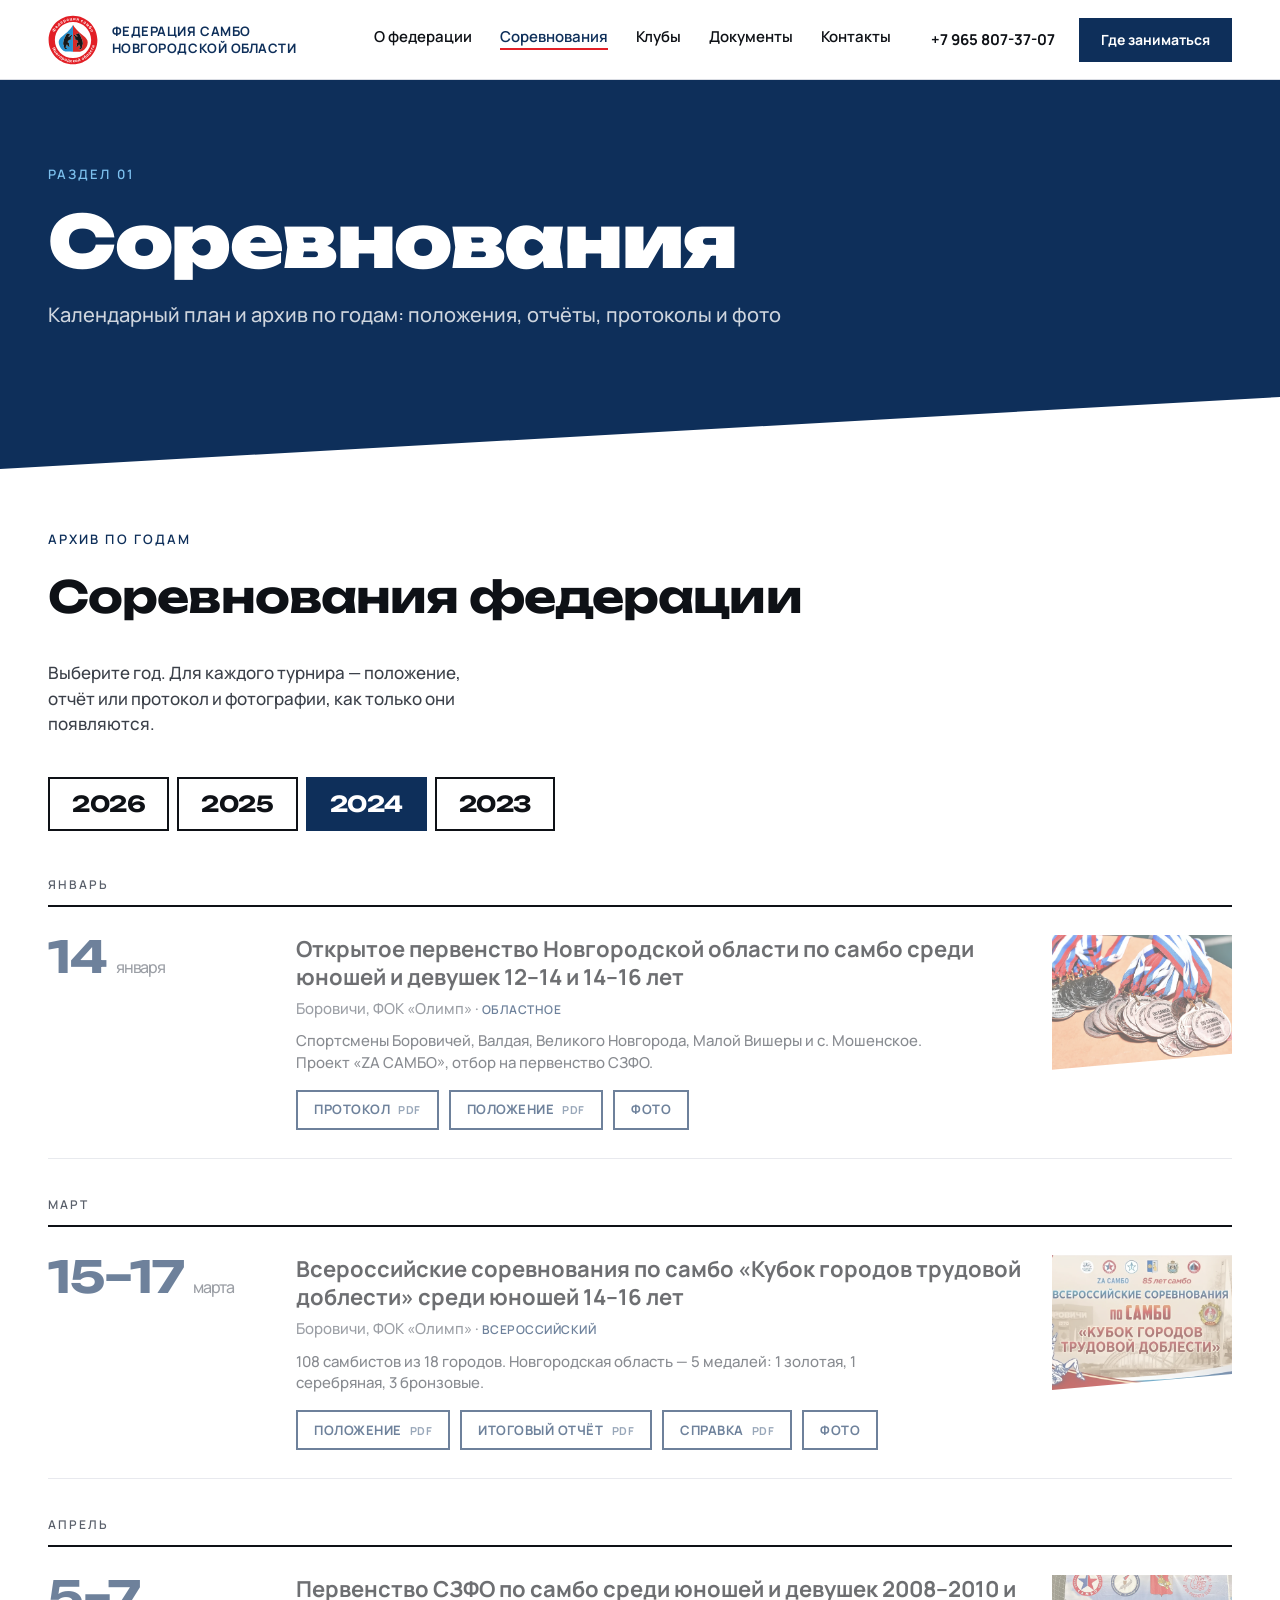
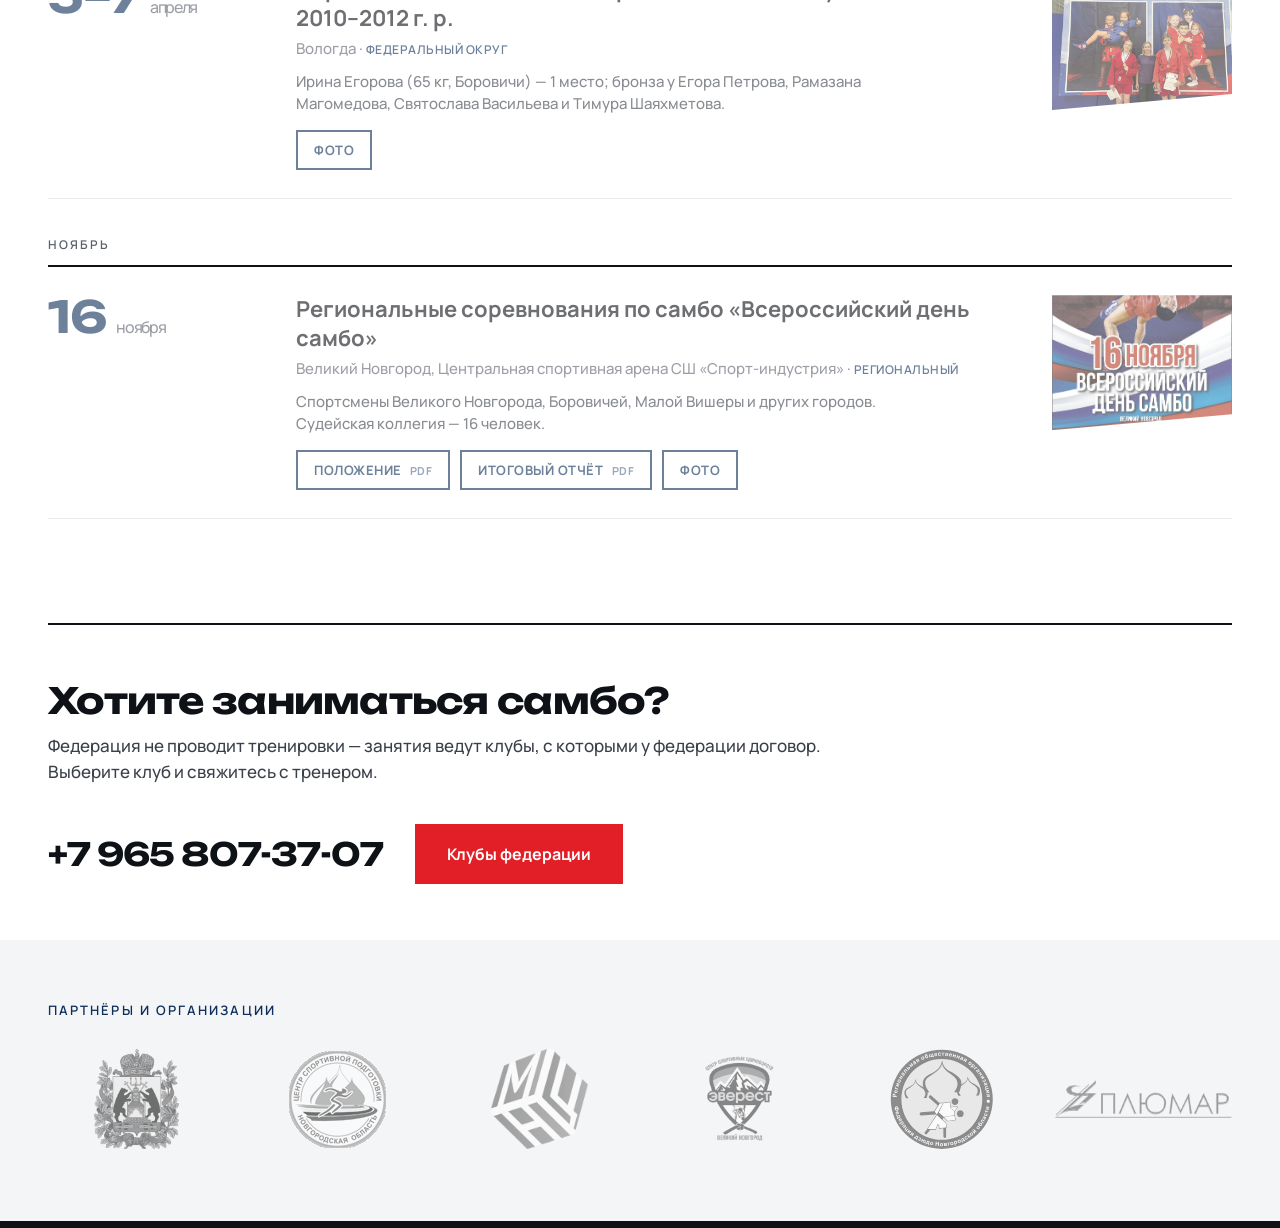
<file: pervenstvo-novgorodskoi-oblasti-2024.html>
<!doctype html>
<html lang="ru"><head><meta charset="utf-8"><meta http-equiv="refresh" content="0; url=events.html#2024"><title>Первенство Новгородской области по самбо 2024 — Федерация самбо Новгородской области</title></head>
<body><p>Материалы теперь в <a href="events.html#2024">архиве соревнований</a>.</p></body></html>
</file>
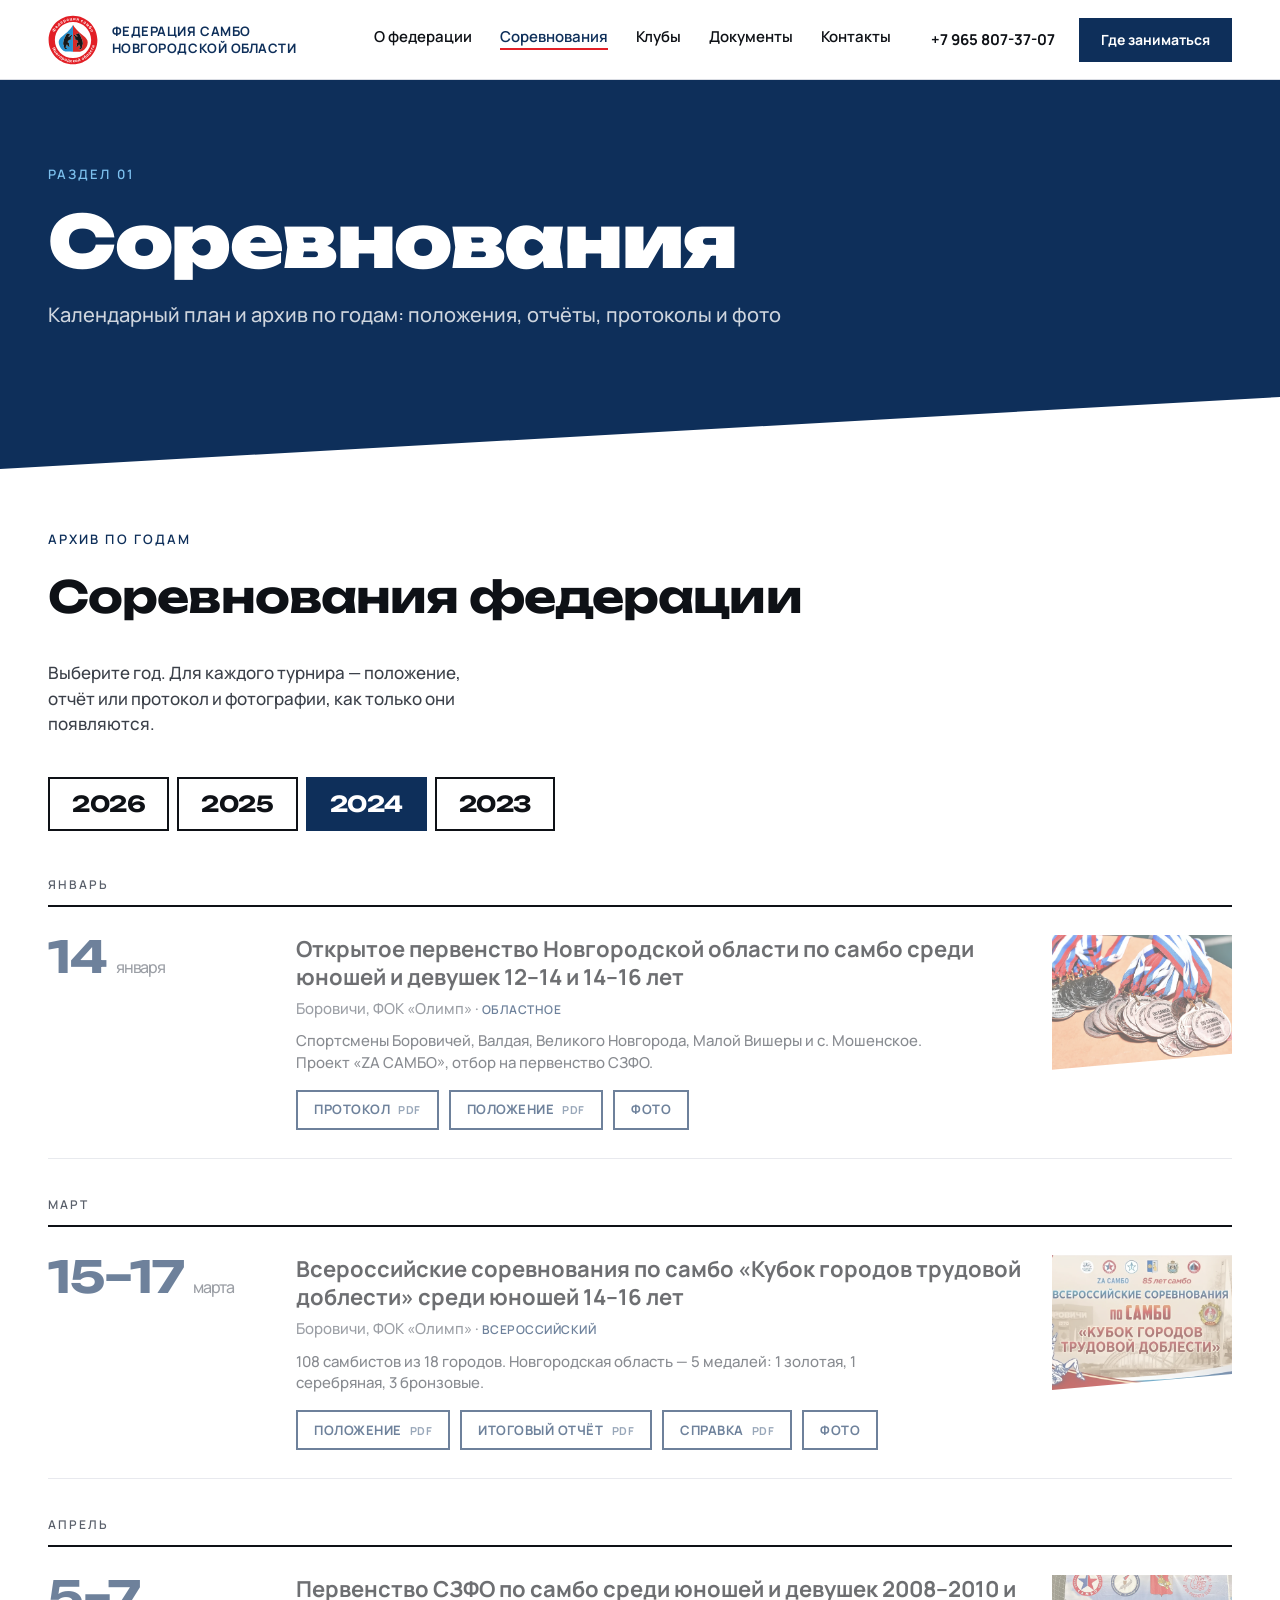
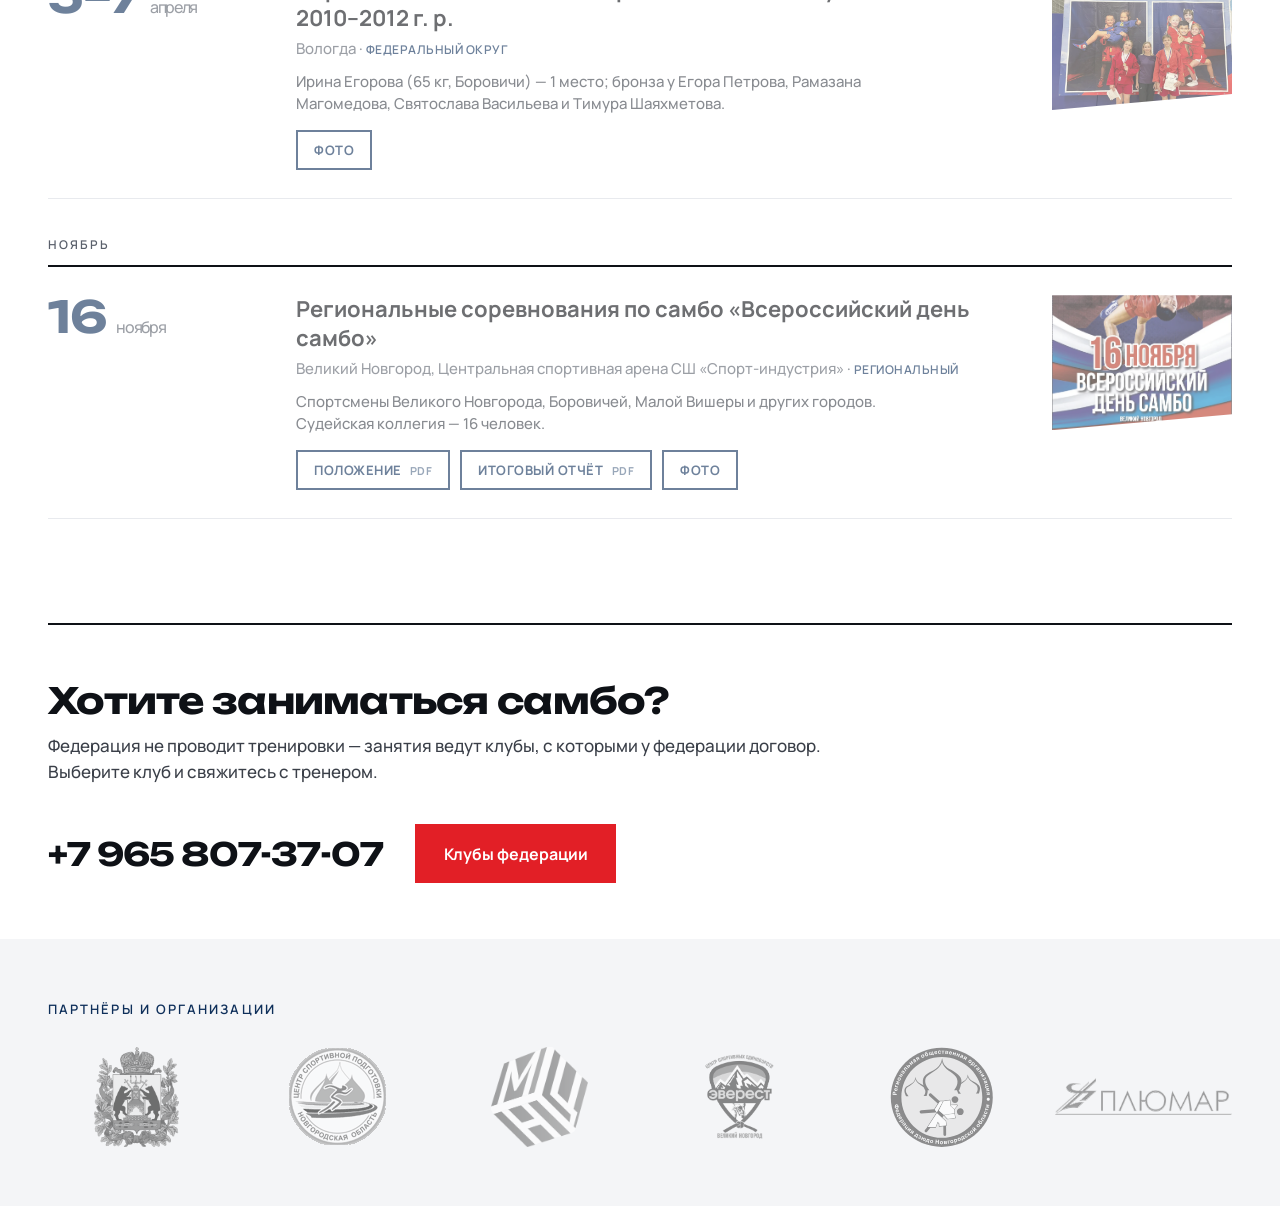
<file: pervenstvo-szfo-vologda.html>
<!doctype html>
<html lang="ru"><head><meta charset="utf-8"><meta http-equiv="refresh" content="0; url=events.html#2024"><title>Первенство СЗФО по самбо, Вологда — Федерация самбо Новгородской области</title></head>
<body><p>Материалы теперь в <a href="events.html#2024">архиве соревнований</a>.</p></body></html>
</file>
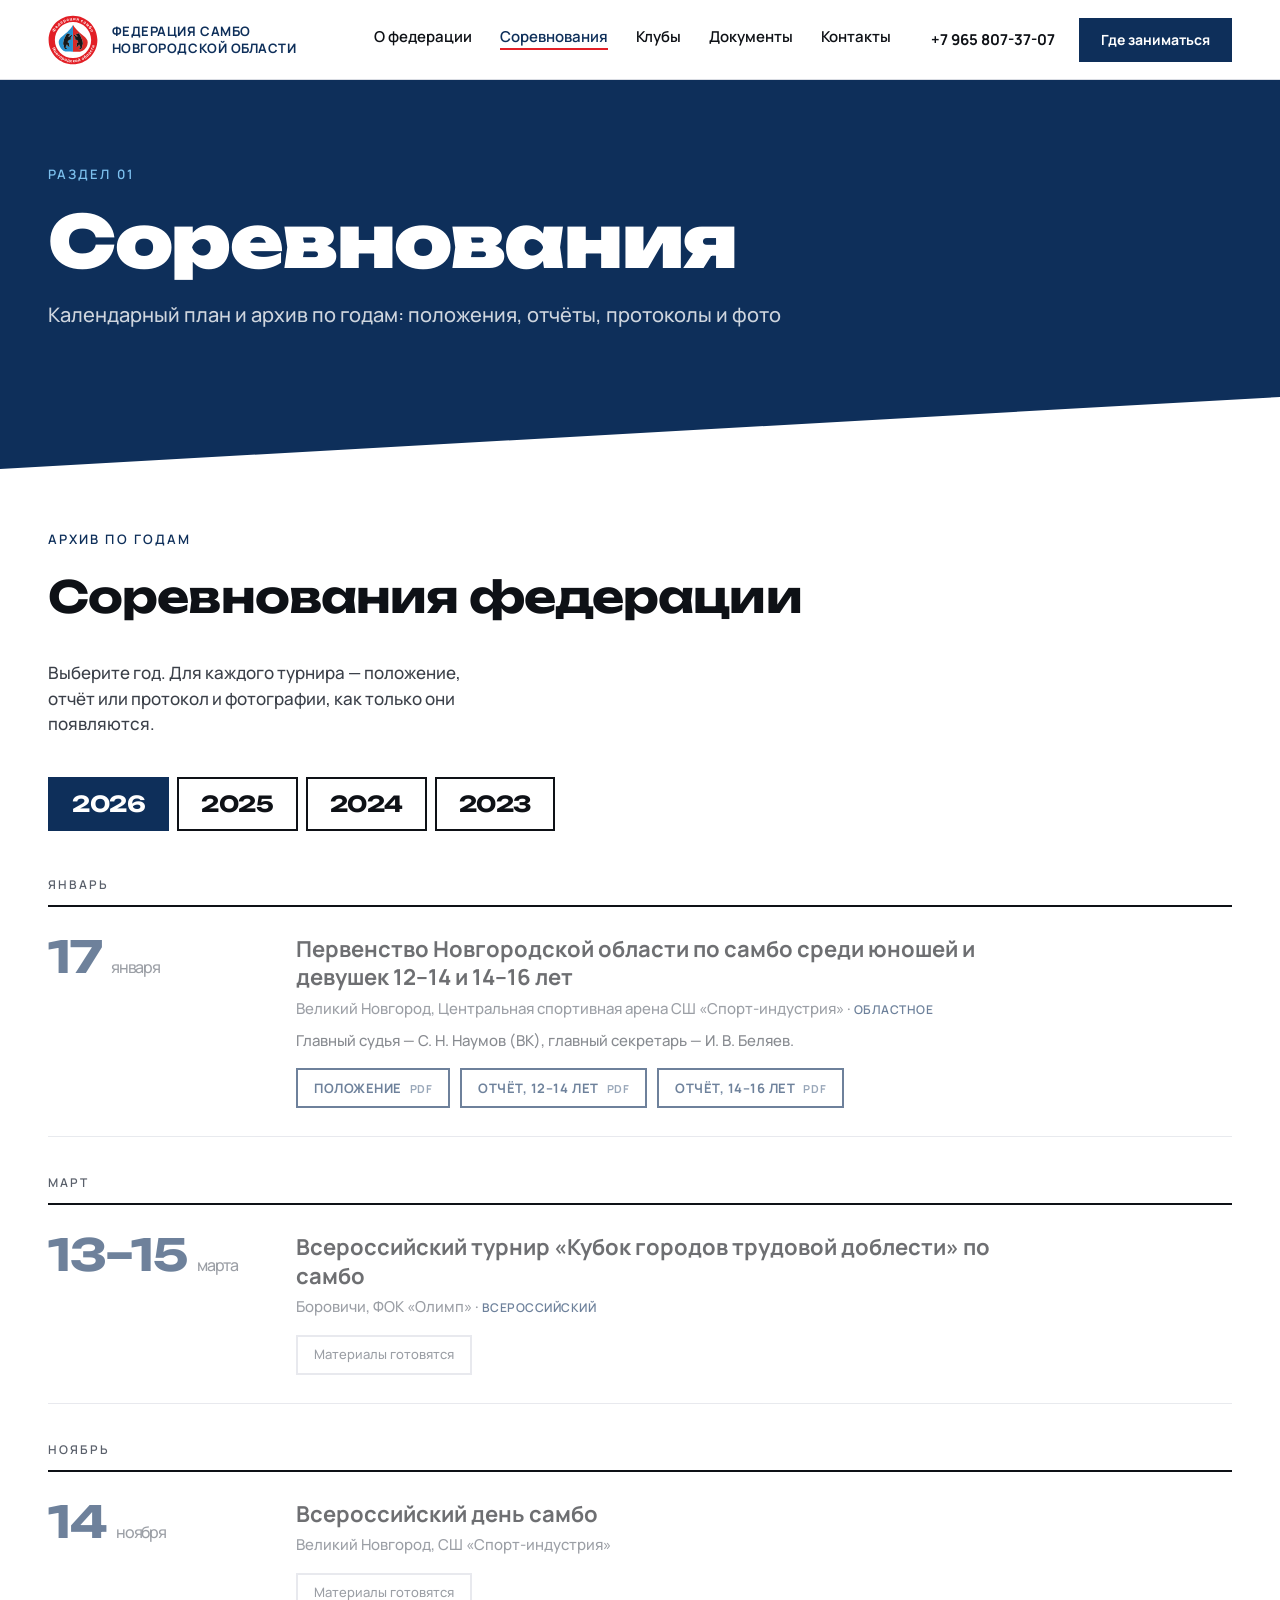
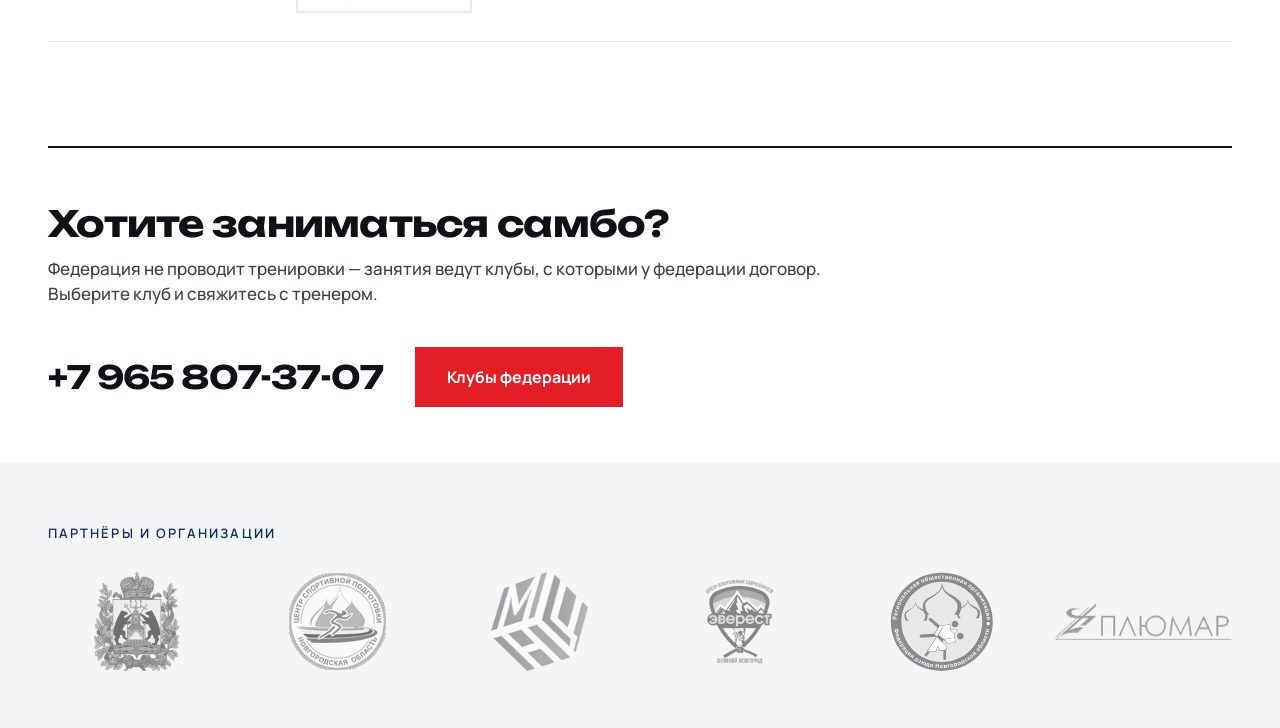
<file: results.html>
<!doctype html>
<html lang="ru"><head><meta charset="utf-8"><meta http-equiv="refresh" content="0; url=events.html"><title>Результаты — Федерация самбо Новгородской области</title></head>
<body><p>Материалы теперь в <a href="events.html">архиве соревнований</a>.</p></body></html>
</file>
<file: assets/site.css>
:root{
  /* тема самбо. --blue — основной (тёмные секции, акцентный текст), --gold — акцент (кнопки, линии, подчёркивания),
     --on-gold — текст на кнопке-акценте, --gold-text — акцентный текст на тёмном фоне. Разметка общая с judo53. */
  --blue:#0E2F5A; --blue-2:#17406F; --ink:#0E1116; --gold:#E21F26; --on-gold:#fff; --gold-text:#7CC0EE;
  --text:#3a3f48; --muted:#5a606b; --line:#d9dce3; --line-dark:#c9cdd6; --soft:#F4F5F7;
  --pad:48px;
}
*{box-sizing:border-box}
html{scroll-behavior:smooth}
body{margin:0;background:#fff;color:var(--ink);font:500 17px/1.5 Manrope,system-ui,sans-serif;-webkit-font-smoothing:antialiased;overflow-x:hidden}
a{color:inherit;text-decoration:none}
img{display:block;max-width:100%}
h1,h2,h3{margin:0;font-family:Unbounded,Manrope,sans-serif;letter-spacing:-.02em}
.wrap{padding-inline:var(--pad)}
.eyebrow{font:600 13px/1 Manrope,sans-serif;letter-spacing:.16em;text-transform:uppercase;color:var(--blue)}
.eyebrow.light{color:var(--gold-text)}
h2{font-size:44px;line-height:1.05;font-weight:700;margin-top:28px}
h3{font-size:24px;line-height:1.15;font-weight:700}
.lead{margin:24px 0 0;font-size:17px;color:var(--text)}
.btn{display:inline-flex;align-items:center;justify-content:center;height:56px;padding:0 28px;font:700 15px/1 Manrope,sans-serif;transition:.18s;white-space:nowrap;border:0;cursor:pointer}
.btn-blue{background:var(--blue);color:#fff}.btn-blue:hover{background:var(--ink)}
.btn-gold{background:var(--gold);color:var(--on-gold);height:60px;padding:0 32px;font-size:16px}.btn-gold:hover{background:#fff;color:var(--ink)}
.btn-line{border:2px solid rgba(255,255,255,.7);color:#fff;height:60px;padding:0 32px;font-size:16px;background:transparent}.btn-line:hover{background:#fff;color:var(--blue);border-color:#fff}
.btn-line-sm{border:2px solid rgba(255,255,255,.5);color:#fff;height:52px;padding:0 24px;background:transparent}.btn-line-sm:hover{background:#fff;color:var(--blue);border-color:#fff}
.link{font:700 16px/1 Manrope,sans-serif;color:var(--blue);border-bottom:2px solid var(--blue);padding-bottom:6px}.link:hover{border-color:var(--gold)}
.photo{position:relative;overflow:hidden;background:var(--soft)}
.photo img{width:100%;height:100%;object-fit:cover;filter:saturate(.85) contrast(.95) brightness(.98)}
.dark .photo{background:var(--blue-2)}

/* шапка */
.top{height:80px;display:flex;align-items:center;gap:40px;border-bottom:1px solid var(--line);background:#fff;position:sticky;top:env(safe-area-inset-top,0px);z-index:40}
.brand{display:flex;align-items:center;gap:14px}
.brand img{height:50px;width:auto}
.brand span{font:700 13px/1.25 Manrope,sans-serif;color:var(--blue);text-transform:uppercase;letter-spacing:.04em}
.nav{display:flex;gap:28px;margin-left:auto;font:600 15px/1 Manrope,sans-serif}
.nav a:hover{color:var(--blue)}
.top-right{display:flex;align-items:center;gap:24px}
.top-right .tel{font:700 15px/1 Manrope,sans-serif}
.top .btn{height:44px;padding:0 22px;font-size:14px}
.burger{display:none;width:44px;height:44px;background:var(--blue);border:0;flex-direction:column;justify-content:center;align-items:center;gap:5px;padding:0;cursor:pointer}
.burger span{display:block;width:20px;height:2px;background:#fff}
.tel-sm{display:none;width:44px;height:44px;align-items:center;justify-content:center;font:700 12px/1 Manrope,sans-serif;color:var(--blue);border:1.5px solid var(--blue)}
.mnav{display:none;position:fixed;inset:64px 0 0;background:var(--blue);color:#fff;z-index:39;padding:28px 20px;flex-direction:column;gap:6px}
.mnav a{font:700 22px/1.2 Unbounded,sans-serif;padding:14px 0;border-bottom:1px solid rgba(255,255,255,.18)}
.mnav.open{display:flex}

/* первый экран */
.hero{position:relative;min-height:640px;background:var(--blue);color:#fff;overflow:hidden}
.hero .photo{position:absolute;right:0;top:0;width:50%;height:100%;clip-path:polygon(84px 0,100% 0,100% 100%,0 100%)}
.hero .photo .line{position:absolute;left:-40px;top:50%;width:130%;height:3px;background:var(--gold);transform:rotate(-6deg);pointer-events:none}
.hero-text{position:relative;z-index:3;padding:88px 0;max-width:640px;display:flex;flex-direction:column;gap:28px}
.hero h1{font-size:64px;line-height:1;font-weight:900}
.hero p{margin:0;max-width:520px;font-size:20px;line-height:1.45;color:rgba(255,255,255,.86)}
.hero-btns{display:flex;gap:16px;margin-top:8px;flex-wrap:wrap}
.hero-nums{position:relative;z-index:3;display:flex;gap:56px;padding:64px 0 48px}
.num b{display:block;font:700 56px/1 Unbounded,sans-serif}
.num span{display:block;margin-top:8px;font:500 14px/1.3 Manrope,sans-serif;color:rgba(255,255,255,.7)}

.two{display:grid;grid-template-columns:400px 1fr;gap:80px}

/* расписание */
#schedule{padding:104px var(--pad) 96px}
#schedule h2{margin-bottom:48px}
.thead{display:grid;grid-template-columns:240px 1fr 260px;padding-bottom:14px;border-bottom:2px solid var(--ink);font:600 12px/1 Manrope,sans-serif;letter-spacing:.12em;text-transform:uppercase;color:var(--muted)}
.trow{display:grid;grid-template-columns:240px 1fr 260px;align-items:center;padding:32px 0;border-bottom:1px solid var(--line)}
.trow .age{font:700 52px/1 Unbounded,sans-serif;letter-spacing:-.03em;color:var(--blue);white-space:nowrap}
.trow .name{font:700 20px/1.2 Manrope,sans-serif}
.trow .days{margin-top:6px;font-size:16px;color:var(--text)}
.trow .time{font:700 28px/1 Unbounded,sans-serif;letter-spacing:-.02em}
.hall-grid{display:grid;grid-template-columns:1fr 1fr;gap:48px;margin-top:64px;align-items:stretch}
.hall .photo{height:360px;clip-path:polygon(0 44px,100% 0,100% 100%,0 100%)}
.hall h3{margin-top:20px;font-size:32px}
.hall .addr{margin-top:8px;font-size:18px;line-height:1.45;color:var(--text)}
.first{display:flex;flex-direction:column;justify-content:space-between;border-top:2px solid var(--ink);padding-top:24px}
.first .list{display:flex;flex-direction:column;margin-top:24px;font-size:18px;line-height:1.4}
.first .list div{display:grid;grid-template-columns:48px 1fr;padding:16px 0;border-bottom:1px solid var(--line)}
.first .list div:last-child{border:0}
.first .list span:first-child{font:700 14px/1.6 Unbounded,sans-serif;color:var(--blue)}
.first-foot{display:flex;align-items:center;justify-content:space-between;gap:24px;margin-top:24px;flex-wrap:wrap}
.first-foot p{margin:0;font-size:15px;color:var(--text)}
.first-foot p a{font-weight:700;color:var(--ink)}
.first-foot .btn{height:64px;padding:0 36px;font-size:17px}

/* тёмные секции с косым верхом */
.dark{position:relative;background:var(--blue);color:#fff;overflow:hidden}
.dark::before{content:"";position:absolute;left:0;top:0;width:100%;height:150px;background:#fff;clip-path:polygon(0 0,100% 0,0 100%);z-index:1}
.dark>.inner{position:relative;z-index:2}

/* календарь */
#calendar{padding:200px var(--pad) 104px}
#calendar .lead{color:rgba(255,255,255,.72)}
.cal{border-top:1px solid rgba(255,255,255,.3)}
.crow{display:grid;grid-template-columns:260px 1fr 180px;align-items:baseline;gap:24px;padding:30px 0;border-bottom:1px solid rgba(255,255,255,.3)}
.crow .d{font:700 44px/1 Unbounded,sans-serif;letter-spacing:-.03em;white-space:nowrap}
.crow .d small{font:500 16px/1 Manrope,sans-serif;color:rgba(255,255,255,.6);margin-left:10px}
.crow .t{font:700 20px/1.3 Manrope,sans-serif}
.crow .lvl{font:600 13px/1.4 Manrope,sans-serif;letter-spacing:.06em;text-transform:uppercase;color:var(--gold-text);text-align:right}

/* календарь: место и прошедшие */
.crow .place{margin-top:6px;font-size:14px;color:rgba(255,255,255,.55)}
.crow.past{opacity:.45}
.cal-lg .crow .place{color:var(--muted)}
.cal-lg .crow.past{opacity:.5}
/* клубы */
.clubs{display:grid;gap:24px}
.club{border-top:2px solid var(--ink);padding-top:24px}
.club h3{font-size:28px}
.club p{margin:14px 0 0;font-size:17px;color:var(--text);max-width:560px}
.club-links{display:flex;align-items:center;gap:28px;margin-top:24px;flex-wrap:wrap}
.club-links .tel{font:700 22px/1 Unbounded,sans-serif;letter-spacing:-.02em}
.doc-row .sub{margin-top:6px;font:500 15px/1.4 Manrope,sans-serif;color:var(--muted)}
/* тренеры */
#coaches{padding:104px var(--pad) 96px}
.coaches-head{display:flex;align-items:flex-end;justify-content:space-between;gap:40px;margin-bottom:56px;flex-wrap:wrap}
.coaches-head p{margin:0;max-width:420px;font-size:17px;color:var(--text)}
.coaches{display:grid;grid-template-columns:repeat(3,1fr);gap:32px}
.coach .photo{aspect-ratio:3/4;clip-path:polygon(0 0,100% 0,100% calc(100% - 44px),0 100%)}
.coach .photo img{object-position:center 15%}
.coach .exp{display:flex;align-items:baseline;gap:14px;margin-top:20px;padding-bottom:16px;border-bottom:1px solid var(--line)}
.coach .exp b{font:700 56px/1 Unbounded,sans-serif;letter-spacing:-.03em;color:var(--blue)}
.coach .exp span{font:600 13px/1.3 Manrope,sans-serif;letter-spacing:.1em;text-transform:uppercase;color:var(--muted)}
.coach h3{margin-top:18px}
.coach .fn{font:700 20px/1.2 Manrope,sans-serif;margin-top:4px}
.coach .rank{margin-top:10px;font-size:16px;color:var(--text)}

/* результаты */
#results{background:var(--soft);padding:96px var(--pad)}
.plist{border-top:2px solid var(--ink)}
.prow{display:grid;grid-template-columns:1fr 200px 140px;align-items:center;gap:24px;padding:26px 0;border-bottom:1px solid var(--line-dark)}
.prow:hover{color:var(--blue)}
.prow .t{font:700 22px/1.25 Manrope,sans-serif}
.prow .d{font-size:15px;color:var(--muted)}
.prow .pdf{font:700 13px/1 Manrope,sans-serif;letter-spacing:.08em;text-transform:uppercase;border-bottom:2px solid var(--gold);padding-bottom:4px;justify-self:end;white-space:nowrap}

/* о федерации */
#about{padding:120px var(--pad)}
#about .two{align-items:start}
#about p{margin:0;font:700 40px/1.2 Unbounded,sans-serif;letter-spacing:-.02em;text-wrap:pretty}
#about .links{display:flex;gap:32px;margin-top:48px;flex-wrap:wrap}
.mosaic{display:grid;grid-template-columns:repeat(12,1fr);grid-template-rows:300px 300px;gap:16px;margin-top:80px}
.mosaic .photo:nth-child(1){grid-column:1/6;grid-row:1/3;clip-path:polygon(0 0,100% 0,100% calc(100% - 62px),0 100%)}
.mosaic .photo:nth-child(2){grid-column:6/10;grid-row:1;clip-path:polygon(0 0,100% 0,100% calc(100% - 40px),0 100%)}
.mosaic .photo:nth-child(3){grid-column:10/13;grid-row:1;clip-path:polygon(0 0,100% 0,100% calc(100% - 32px),0 100%)}
.mosaic .photo:nth-child(4){grid-column:6/9;grid-row:2;clip-path:polygon(0 32px,100% 0,100% 100%,0 100%)}
.mosaic .photo:nth-child(5){grid-column:9/13;grid-row:2;clip-path:polygon(0 42px,100% 0,100% 100%,0 100%)}

/* контакты */
#contacts{padding:200px var(--pad) 104px}
#contacts .two{grid-template-columns:1fr 1fr}
#contacts .big{display:block;margin-top:36px;font:700 56px/1 Unbounded,sans-serif;letter-spacing:-.03em}
#contacts .big:hover{color:var(--gold-text)}
.form{display:grid;grid-template-columns:1fr 1fr;gap:16px;margin-top:40px}
.form input{height:60px;padding:0 20px;background:transparent;border:2px solid rgba(255,255,255,.4);color:#fff;font:600 17px/1 Manrope,sans-serif;outline:none;border-radius:0;width:100%}
.form input::placeholder{color:rgba(255,255,255,.5)}
.form input:focus{border-color:var(--gold)}
.form button{grid-column:1/3;height:60px;background:var(--gold);color:var(--ink);border:0;font:700 17px/1 Manrope,sans-serif;cursor:pointer}
.form button:hover{background:#fff}
.msgs{display:flex;gap:12px;margin-top:16px}
.msgs a{flex:1;display:flex;align-items:center;justify-content:center;height:52px;border:2px solid rgba(255,255,255,.4);color:#fff;font:700 14px/1.2 Manrope,sans-serif;text-align:center}
.msgs a:hover{background:#fff;color:var(--blue);border-color:#fff}
.clist{display:flex;flex-direction:column;gap:10px;margin-top:40px;font-size:17px}
.clist a{border-bottom:1px solid rgba(255,255,255,.4);align-self:flex-start;padding-bottom:2px}
.clist a:hover{color:var(--gold-text)}
.clist div{color:rgba(255,255,255,.72);margin-top:6px}
.map{min-height:560px;clip-path:polygon(0 46px,100% 0,100% 100%,0 100%);background:var(--blue-2);position:relative}
.map iframe{position:absolute;inset:0;width:100%;height:100%;border:0}

footer{background:var(--ink);color:rgba(255,255,255,.6);padding:40px var(--pad);display:flex;justify-content:space-between;align-items:center;gap:20px;font-size:14px;flex-wrap:wrap}
footer .fl{display:flex;gap:28px;flex-wrap:wrap}
footer a:hover{color:#fff}

/* ───── планшет ───── */
@media(max-width:1100px){
  :root{--pad:32px}
  .two,#contacts .two{grid-template-columns:1fr;gap:48px}
  .hero h1{font-size:60px}
  .coaches{grid-template-columns:1fr 1fr}
  .nav{display:none}
  .burger{display:flex}
  .top-right .tel{display:none}
  .hall-grid{grid-template-columns:1fr;gap:40px}
  .mosaic{grid-template-rows:240px 240px}
}
/* ───── телефон ───── */
@media(max-width:640px){
  :root{--pad:20px}
  .top{height:64px;gap:12px}
  .brand img{height:38px}
  .brand span{font-size:11px}
  .top-right{gap:8px}
  .top-right .btn{display:none}
  .tel-sm{display:flex}
  h2{font-size:28px;line-height:1.1;margin-top:16px}
  h3{font-size:18px}
  .eyebrow{font-size:11px}
  .lead{font-size:15px;margin-top:14px}
  .btn{height:56px;width:100%}
  .btn-gold,.btn-line{padding:0 20px;font-size:16px}
  .hero{min-height:0;display:flex;flex-direction:column}
  .hero .photo{order:10;position:relative;width:auto;height:320px;margin:32px calc(-1*var(--pad)) 0;clip-path:polygon(0 32px,100% 0,100% 100%,0 100%)}
  .hero .photo .line{left:-20px;top:55%}
  .hero-text{padding:36px 0 0;gap:20px}
  .hero h1{font-size:42px;line-height:1}
  .hero p{font-size:16px}
  .hero-btns{flex-direction:column;gap:10px}
  .hero-nums{gap:28px;padding:36px 0 0}
  .num b{font-size:36px}
  .num span{font-size:12px}
  #schedule{padding:56px var(--pad) 48px}
  #schedule h2{margin-bottom:28px}
  .thead{display:none}
  .trow{grid-template-columns:112px 1fr;gap:16px;padding:22px 0;align-items:start}
  .trow .age{font-size:34px}
  .trow .name{font-size:16px}
  .trow .days{font-size:14px}
  .trow .time{font-size:20px;grid-column:2;margin-top:8px}
  .hall-grid{margin-top:32px;gap:32px}
  .hall .photo{height:240px;margin:0 calc(-1*var(--pad));clip-path:polygon(0 26px,100% 0,100% 100%,0 100%)}
  .hall h3{margin-top:16px}
  .hall .addr{font-size:15px;margin-top:6px}
  .first{padding-top:20px}
  .first .list{margin-top:12px;font-size:15px}
  .first .list div{grid-template-columns:36px 1fr;padding:12px 0}
  .first .list span:first-child{font-size:12px}
  .first-foot{margin-top:20px}
  .first-foot p{display:none}
  .dark::before{height:40px}
  #calendar{padding:80px var(--pad) 48px}
  .crow{grid-template-columns:1fr;gap:8px;padding:20px 0}
  .crow .d{font-size:32px}
  .crow .d small{font-size:14px;margin-left:8px}
  .crow .t{font-size:16px}
  .crow .lvl{text-align:left;font-size:11px}
  #coaches{padding:56px var(--pad) 48px}
  .coaches-head{margin-bottom:28px}
  .coaches{grid-template-columns:1fr;gap:28px}
  .coach{display:grid;grid-template-columns:132px 1fr;gap:6px 16px;align-items:start}
  .coach .photo{grid-row:1/3}
  .coach .exp,.coach>div:last-child{grid-column:2}
  .coach .photo{clip-path:polygon(0 0,100% 0,100% calc(100% - 16px),0 100%)}
  .coach .exp{margin-top:10px;gap:10px;padding-bottom:0;border:0}
  .coach .exp b{font-size:32px}
  .coach .exp span{font-size:11px}
  .coach h3{margin-top:0}
  .coach .fn{font-size:15px;margin-top:2px}
  .coach .rank{font-size:14px;margin-top:8px}
  #results{padding:48px var(--pad)}
  .prow{grid-template-columns:1fr;gap:8px;padding:18px 0}
  .prow .t{font-size:17px}
  .prow .d{font-size:13px}
  .prow .pdf{justify-self:start;font-size:12px}
  #about{padding:56px var(--pad)}
  #about p{font-size:22px;line-height:1.3}
  #about .links{margin-top:24px;gap:20px}
  .mosaic{grid-template-columns:repeat(6,1fr);grid-template-rows:200px 130px 130px;gap:8px;margin:36px calc(-1*var(--pad)) 0}
  .mosaic .photo:nth-child(1){grid-column:1/7;grid-row:1;clip-path:polygon(0 0,100% 0,100% calc(100% - 26px),0 100%)}
  .mosaic .photo:nth-child(2){grid-column:1/4;grid-row:2;clip-path:polygon(0 0,100% 0,100% calc(100% - 14px),0 100%)}
  .mosaic .photo:nth-child(3){grid-column:4/7;grid-row:2;clip-path:polygon(0 14px,100% 0,100% 100%,0 100%)}
  .mosaic .photo:nth-child(4){grid-column:1/3;grid-row:3;clip-path:polygon(0 0,100% 0,100% calc(100% - 12px),0 100%)}
  .mosaic .photo:nth-child(5){grid-column:3/7;grid-row:3;clip-path:polygon(0 18px,100% 0,100% 100%,0 100%)}
  #contacts{padding:80px var(--pad) 48px}
  #contacts .big{font-size:clamp(22px,7.4vw,30px);margin-top:24px;white-space:nowrap}
  .form{grid-template-columns:1fr;gap:10px;margin-top:28px}
  .form input,.form button{height:56px;font-size:16px}
  .form button{grid-column:1}
  .msgs{flex-direction:column;gap:10px;margin-top:20px}
  .msgs a{flex:none}
  .msgs a{font-size:15px}
  .clist{margin-top:28px;font-size:16px}
  .map{min-height:220px;margin:32px calc(-1*var(--pad)) 0;clip-path:polygon(0 22px,100% 0,100% 100%,0 100%)}
  footer{padding:28px var(--pad);flex-direction:column;align-items:flex-start;font-size:13px}
}

/* ───── общие куски внутренних страниц ───── */
.nav a.active,.mnav a.active{color:var(--blue);border-bottom:2px solid var(--gold);padding-bottom:4px}
.mnav a.active{color:var(--gold-text);border-bottom-color:var(--gold)}
.phero{background:var(--blue);color:#fff;padding:88px var(--pad) 140px;clip-path:polygon(0 0,100% 0,100% calc(100% - 72px),0 100%)}
.phero h1{font-size:72px;line-height:1;font-weight:900;margin-top:24px}
.phero p{margin:24px 0 0;font-size:20px;line-height:1.4;color:rgba(255,255,255,.8)}
.cta-strip{border-top:2px solid var(--ink);margin:0 var(--pad);padding:56px 0;display:flex;align-items:center;justify-content:space-between;gap:40px;flex-wrap:wrap}
.cta-strip h2{font-size:36px;line-height:1.1;margin:0}
.cta-strip .sub{margin-top:12px;color:var(--text)}
.cta-strip .right{display:flex;align-items:center;gap:32px;flex-wrap:wrap}
.cta-strip .tel{font:700 32px/1 Unbounded,sans-serif;letter-spacing:-.03em}
.partners{background:var(--soft);padding:64px var(--pad) 72px}
.partners .grid{display:grid;grid-template-columns:repeat(6,1fr);gap:24px;margin-top:32px}
.partners .p{height:100px;display:flex;align-items:center;justify-content:center;filter:grayscale(1);opacity:.55;transition:.2s}
.partners .p:hover{filter:none;opacity:1}
.partners img{max-height:100px;max-width:100%;object-fit:contain}
.sec{padding:64px var(--pad) 104px}
.sec-head{display:flex;align-items:flex-end;justify-content:space-between;gap:40px;margin-bottom:40px;flex-wrap:wrap}
.sec-head p{margin:0;max-width:420px;color:var(--text)}
/* о федерации */
.about-big{margin:0;font:700 32px/1.3 Unbounded,sans-serif;letter-spacing:-.02em;text-wrap:pretty}
.tasks{display:grid;grid-template-columns:1fr 1fr;column-gap:48px;margin-top:20px;border-top:2px solid var(--ink)}
.tasks div{display:grid;grid-template-columns:56px 1fr;padding:22px 0;border-bottom:1px solid var(--line);font-size:18px;line-height:1.4}
.tasks span:first-child{font:700 14px/1.7 Unbounded,sans-serif;color:var(--blue)}
.about-p{margin:56px 0 0;font-size:20px;color:var(--text);max-width:760px}
.about-photos{padding:0 var(--pad) 96px;display:grid;grid-template-columns:7fr 5fr;grid-template-rows:420px 320px;gap:16px}
.about-photos .photo:nth-child(1){grid-row:1/3;clip-path:polygon(0 0,100% 0,100% calc(100% - 78px),0 100%)}
.about-photos .photo:nth-child(2){clip-path:polygon(0 0,100% 0,100% calc(100% - 44px),0 100%)}
.about-photos .photo:nth-child(3){clip-path:polygon(0 34px,100% 0,100% 100%,0 100%)}
/* события */
.cal-lg{border-top:2px solid var(--ink)}
.cal-lg .crow{grid-template-columns:320px 1fr 220px;gap:32px;padding:34px 0;border-bottom:1px solid var(--line)}
.cal-lg .d{font-size:56px;color:var(--blue)}
.cal-lg .d small{font-size:18px;color:var(--muted);margin-left:12px}
.cal-lg .t{font-size:24px}
.cal-lg .lvl{color:var(--blue)}
.cards{display:grid;grid-template-columns:repeat(4,1fr);gap:24px}
.card{display:flex;flex-direction:column;color:var(--ink)}
.card .photo{aspect-ratio:4/3;clip-path:polygon(0 0,100% 0,100% calc(100% - 30px),0 100%)}
.card .t{margin-top:14px;font:700 18px/1.3 Manrope,sans-serif}
.card .pdf{margin-top:6px;font:600 12px/1 Manrope,sans-serif;letter-spacing:.08em;text-transform:uppercase;color:var(--muted);border-bottom:2px solid var(--gold);align-self:flex-start;padding-bottom:4px}
/* результаты */
.years{display:flex;flex-direction:column;gap:80px}
.year{font:700 120px/1 Unbounded,sans-serif;letter-spacing:-.04em;color:var(--blue)}
.year.dim{color:var(--line)}
.year-l{margin-top:12px;font:600 13px/1 Manrope,sans-serif;letter-spacing:.16em;text-transform:uppercase;color:var(--muted)}
.year-note{border-top:2px solid var(--ink);padding-top:28px;font-size:20px;color:var(--text)}
.year-note a{color:var(--blue);border-bottom:2px solid var(--gold)}
.plist-lg .prow{grid-template-columns:1fr 260px 150px;padding:28px 0;border-bottom:1px solid var(--line)}
.plist-lg .prow .d{font-size:16px}
/* документы */
.doc-head{display:grid;grid-template-columns:1fr 120px 120px 160px;gap:24px;padding-bottom:14px;border-bottom:2px solid var(--ink);font:600 12px/1 Manrope,sans-serif;letter-spacing:.12em;text-transform:uppercase;color:var(--muted)}
.doc-row{display:grid;grid-template-columns:1fr 120px 120px 160px;gap:24px;align-items:center;padding:26px 0;border-bottom:1px solid var(--line)}
.doc-row .t{font:700 22px/1.25 Manrope,sans-serif}
.doc-row .type{font:700 16px/1 Unbounded,sans-serif;color:var(--blue)}
.doc-row .size{color:var(--muted);font-size:16px}
.btn-out{display:inline-flex;align-items:center;justify-content:center;height:48px;border:2px solid var(--blue);color:var(--blue);font:700 14px/1 Manrope,sans-serif}
.btn-out:hover{background:var(--blue);color:#fff}
.doc-note{margin-top:32px;font-size:16px;color:var(--text);max-width:640px}
/* контакты */
.c-grid{padding:64px var(--pad) 96px;display:grid;grid-template-columns:1fr 1fr;gap:64px;align-items:stretch}
.c-list{display:flex;flex-direction:column;gap:40px}
.c-list .l{font:600 12px/1 Manrope,sans-serif;letter-spacing:.12em;text-transform:uppercase;color:var(--muted)}
.c-list .v{display:block;margin-top:12px;font:700 32px/1.2 Unbounded,sans-serif;letter-spacing:-.02em;color:var(--ink)}
.c-list .v.big{font-size:56px;line-height:1;letter-spacing:-.03em}
.c-list a.v:hover{color:var(--blue)}
.c-grid .map{min-height:560px;clip-path:polygon(0 52px,100% 0,100% 100%,0 100%)}
.c-form{background:var(--blue);color:#fff;padding:96px var(--pad);display:grid;grid-template-columns:400px 1fr;gap:80px}
.c-form .lead{color:rgba(255,255,255,.72)}
.c-form .form{grid-template-columns:1fr 1fr 260px;margin-top:0}
.c-form .form button{grid-column:auto}
.c-halls{padding:96px var(--pad) 104px;display:grid;grid-template-columns:400px 1fr;gap:80px;align-items:start}
.c-halls .addr{margin-top:20px;font-size:20px;color:var(--text)}
.c-halls .photo{height:440px;clip-path:polygon(0 0,100% 0,100% calc(100% - 50px),0 100%)}

@media(max-width:1100px){
  .partners .grid{grid-template-columns:repeat(3,1fr)}
  .cards{grid-template-columns:repeat(2,1fr)}
  .about-photos{grid-template-columns:1fr 1fr;grid-template-rows:300px 240px}
  .c-grid,.c-form,.c-halls{grid-template-columns:1fr;gap:40px}
  .c-form .form{grid-template-columns:1fr 1fr}
  .c-form .form button{grid-column:1/3}
  .years>.two{grid-template-columns:1fr;gap:24px}
  .year{font-size:80px}
}
@media(max-width:640px){
  .club h3{font-size:22px}
  .club-links{gap:16px}
  .club-links .btn{width:auto}
  .phero{padding:44px var(--pad) 72px;clip-path:polygon(0 0,100% 0,100% calc(100% - 30px),0 100%)}
  .phero h1{font-size:36px;line-height:1.02;margin-top:16px}
  .phero p{font-size:15px;margin-top:16px}
  .cta-strip{padding:40px 0;gap:20px}
  .cta-strip h2{font-size:24px}
  .cta-strip .tel{font-size:26px}
  .cta-strip .right{width:100%;flex-direction:column;align-items:flex-start;gap:16px}
  .partners{padding:40px var(--pad) 44px}
  .partners .grid{grid-template-columns:repeat(2,1fr);gap:12px;margin-top:20px}
  .partners .p{height:90px}
  .sec{padding:32px var(--pad) 48px}
  .sec-head{margin-bottom:24px}
  .about-big{font-size:22px}
  .tasks{grid-template-columns:1fr}
  .tasks div{grid-template-columns:40px 1fr;font-size:15px;padding:14px 0}
  .about-p{margin-top:32px;font-size:16px}
  .about-photos{padding:0 0 48px;grid-template-columns:1fr;grid-template-rows:220px 180px 180px;gap:8px}
  .about-photos .photo:nth-child(1){grid-row:auto;clip-path:polygon(0 0,100% 0,100% calc(100% - 26px),0 100%)}
  .cal-lg .crow{grid-template-columns:1fr;gap:8px;padding:20px 0}
  .cal-lg .d{font-size:32px}
  .cal-lg .d small{font-size:14px;margin-left:8px}
  .cal-lg .t{font-size:16px}
  .cards{grid-template-columns:1fr;gap:28px}
  .card .photo{aspect-ratio:16/10;clip-path:polygon(0 0,100% 0,100% calc(100% - 22px),0 100%)}
  .years{gap:40px}
  .year{font-size:64px}
  .year-note{font-size:16px;padding-top:20px}
  .plist-lg .prow{grid-template-columns:1fr;gap:8px;padding:18px 0}
  .doc-head{display:none}
  .doc-row{grid-template-columns:1fr;gap:8px;padding:18px 0}
  .doc-row .t{font-size:17px}
  .doc-row .size{display:none}
  .btn-out{width:100%}
  .c-grid{padding:32px var(--pad) 48px}
  .c-list{gap:24px}
  .c-list .v{font-size:20px}
  .c-list .v.big{font-size:clamp(22px,7.4vw,30px);white-space:nowrap}
  .c-grid .map{min-height:220px;margin:0 calc(-1*var(--pad));clip-path:polygon(0 22px,100% 0,100% 100%,0 100%)}
  .c-form{padding:48px var(--pad)}
  .c-form .form{grid-template-columns:1fr}
  .c-form .form button{grid-column:1}
  .c-halls{padding:48px var(--pad)}
  .c-halls .addr{font-size:16px}
  .c-halls .photo{height:240px;margin:0 calc(-1*var(--pad));clip-path:polygon(0 0,100% 0,100% calc(100% - 26px),0 100%)}
}
/* карта-ссылка (для предпросмотра без встраиваемых карт) */
.map-link{position:absolute;inset:0;display:flex;align-items:flex-end;color:#fff}
.map-link img{position:absolute;inset:0;width:100%;height:100%;object-fit:cover;filter:saturate(.6) brightness(.55)}
.map-link span{position:relative;padding:28px;font-size:16px;line-height:1.5}
.map-link b{display:block;margin-top:6px;font:700 14px/1 Manrope,sans-serif;letter-spacing:.06em;text-transform:uppercase;color:var(--gold-text)}
/* ───── архив соревнований ───── */
.ytabs{display:flex;gap:8px;flex-wrap:wrap;margin-bottom:8px}
.ytab{font:700 22px/1 Unbounded,sans-serif;letter-spacing:-.02em;padding:14px 22px;border:2px solid var(--ink);background:transparent;color:var(--ink);cursor:pointer}
.ytab.on{background:var(--blue);border-color:var(--blue);color:#fff}
.ytab:hover:not(.on){background:var(--soft)}
.ypanel{display:none}
.ypanel.on{display:block}
.mon{font:600 12px/1 Manrope,sans-serif;letter-spacing:.16em;text-transform:uppercase;color:var(--muted);padding:40px 0 14px;border-bottom:2px solid var(--ink)}
.arow{display:grid;grid-template-columns:220px 1fr 180px;gap:28px;align-items:start;padding:28px 0;border-bottom:1px solid var(--line)}
.arow.past{opacity:.6}
.arow .d{font:700 44px/1 Unbounded,sans-serif;letter-spacing:-.03em;color:var(--blue);white-space:nowrap}
.arow .d small{font:500 16px/1 Manrope,sans-serif;color:var(--muted);margin-left:10px}
.arow .t{font:700 22px/1.3 Manrope,sans-serif}
.arow .place{margin-top:6px;font-size:15px;color:var(--muted)}
.arow .note{margin-top:10px;font-size:15px;line-height:1.45;color:var(--text);max-width:640px}
.arow .place em{font-style:normal;color:var(--blue);font-weight:600;letter-spacing:.04em;text-transform:uppercase;font-size:12px}
.mats{display:flex;gap:10px;flex-wrap:wrap;margin-top:16px}
.mat{display:inline-flex;align-items:center;gap:8px;height:40px;padding:0 16px;border:2px solid var(--blue);color:var(--blue);font:700 13px/1 Manrope,sans-serif;letter-spacing:.04em;text-transform:uppercase}
.mat span{font-size:11px;opacity:.7}
.mat:hover{background:var(--blue);color:#fff}
.mat.none{border-color:var(--line);color:var(--muted);text-transform:none;letter-spacing:0;font-weight:500}
.thumb{display:block;aspect-ratio:4/3;overflow:hidden;clip-path:polygon(0 0,100% 0,100% calc(100% - 16px),0 100%)}
.thumb img{width:100%;height:100%;object-fit:cover;filter:saturate(.85)}
/* руководство */
.lead-list{display:grid;gap:12px}
.lead-card{display:flex;justify-content:space-between;align-items:baseline;gap:20px;padding:20px 0;border-bottom:1px solid var(--line)}
.lead-card.head{border-top:2px solid var(--ink);border-bottom:2px solid var(--ink);padding:28px 0;flex-direction:column;align-items:flex-start;gap:8px}
.lead-card .name{font:700 22px/1.25 Manrope,sans-serif}
.lead-card.head .name{font:700 28px/1.15 Unbounded,sans-serif;letter-spacing:-.02em}
.lead-card .role{font:600 12px/1 Manrope,sans-serif;letter-spacing:.12em;text-transform:uppercase;color:var(--muted);white-space:nowrap}
.lead-h{margin-top:24px;font:700 16px/1 Unbounded,sans-serif}
.btn-out.soon{border-color:var(--line);color:var(--muted);cursor:default}
@media(max-width:1100px){.arow{grid-template-columns:160px 1fr}.thumb{grid-column:2;max-width:260px}}
@media(max-width:640px){
  .ytab{font-size:16px;padding:10px 14px}
  .mon{padding-top:28px}
  .arow{grid-template-columns:1fr;gap:10px;padding:20px 0}
  .arow .d{font-size:30px}.arow .d small{font-size:14px;margin-left:8px}
  .arow .t{font-size:17px}
  .thumb{grid-column:1;max-width:100%}
  .mat{height:36px;padding:0 12px;font-size:12px}
  .lead-card{flex-direction:column;align-items:flex-start;gap:6px}
  .lead-card .name{font-size:18px}.lead-card.head .name{font-size:22px}
}
/* реквизиты */
.req{margin-top:48px;border-top:2px solid var(--ink);padding-top:24px}
.req h3{font-size:20px}
.req-grid{display:grid;grid-template-columns:1fr 1fr;gap:18px 40px;margin-top:20px}
.req-grid div{display:flex;flex-direction:column;gap:4px}
.req-grid span{font:600 11px/1 Manrope,sans-serif;letter-spacing:.12em;text-transform:uppercase;color:var(--muted)}
.req-grid b{font:600 16px/1.4 Manrope,sans-serif;font-variant-numeric:tabular-nums;word-break:break-word}
@media(max-width:640px){.req-grid{grid-template-columns:1fr;gap:14px}}
@media(max-width:640px){.arow .note{font-size:14px}}
/* пять тренеров — в один ряд на широком экране */
@media(min-width:1101px){.coaches.n5{grid-template-columns:repeat(5,1fr);gap:24px}.coaches.n5 .exp b{font-size:48px}.coaches.n5 .coach .fn{font-size:18px}}
/* ───── клубы федерации: по городам, карточки в две колонки (самбо, 12.10.2026) ───── */
.club-city{font:600 12px/1 Manrope,sans-serif;letter-spacing:.16em;text-transform:uppercase;color:var(--muted);margin:8px 0 18px}
.club-city:not(:first-child){margin-top:48px}
.clubs-grid{display:grid;grid-template-columns:1fr 1fr;gap:36px 40px}
.clubs .club{border-top:2px solid var(--ink);padding-top:20px;display:flex;flex-direction:column;gap:10px;min-width:0;scroll-margin-top:100px}
.clubs .club h3{font-size:21px;line-height:1.2}
.clubs .club .addr{font-size:16px;color:var(--text)}
.clubs .club p{margin:0;font-size:15px;color:var(--muted)}
.clubs .club .who{font:600 15px/1.4 Manrope,sans-serif}
.clubs .club .who span{display:block;font:600 11px/1 Manrope,sans-serif;letter-spacing:.12em;text-transform:uppercase;color:var(--muted);margin-bottom:6px}
.clubs .club-links{display:flex;gap:10px;flex-wrap:wrap;margin-top:6px}
.clubs .club-links .btn-out{height:42px;padding:0 16px;font-size:13px}
/* тренер: клуб под званием, карточка без фото — инициалы */
.coach .cl{margin-top:10px;font:600 14px/1.4 Manrope,sans-serif;color:var(--blue)}
.coach .cl a{border-bottom:1px solid var(--line-dark)}
.coach .cl a:hover{border-color:var(--gold)}
.photo.ini{background:var(--blue);display:flex;align-items:center;justify-content:center}
.photo.ini span{font:900 72px/1 Unbounded,Manrope,sans-serif;letter-spacing:-.04em;color:var(--gold-text)}
@media(max-width:640px){
  .clubs-grid{grid-template-columns:1fr;gap:28px}
  .club-city:not(:first-child){margin-top:36px}
  .clubs .club h3{font-size:19px}
  .clubs .club-links .btn-out{width:auto}
  .photo.ini span{font-size:36px}
  .coach .cl{font-size:13px;margin-top:6px}
}
</file>
